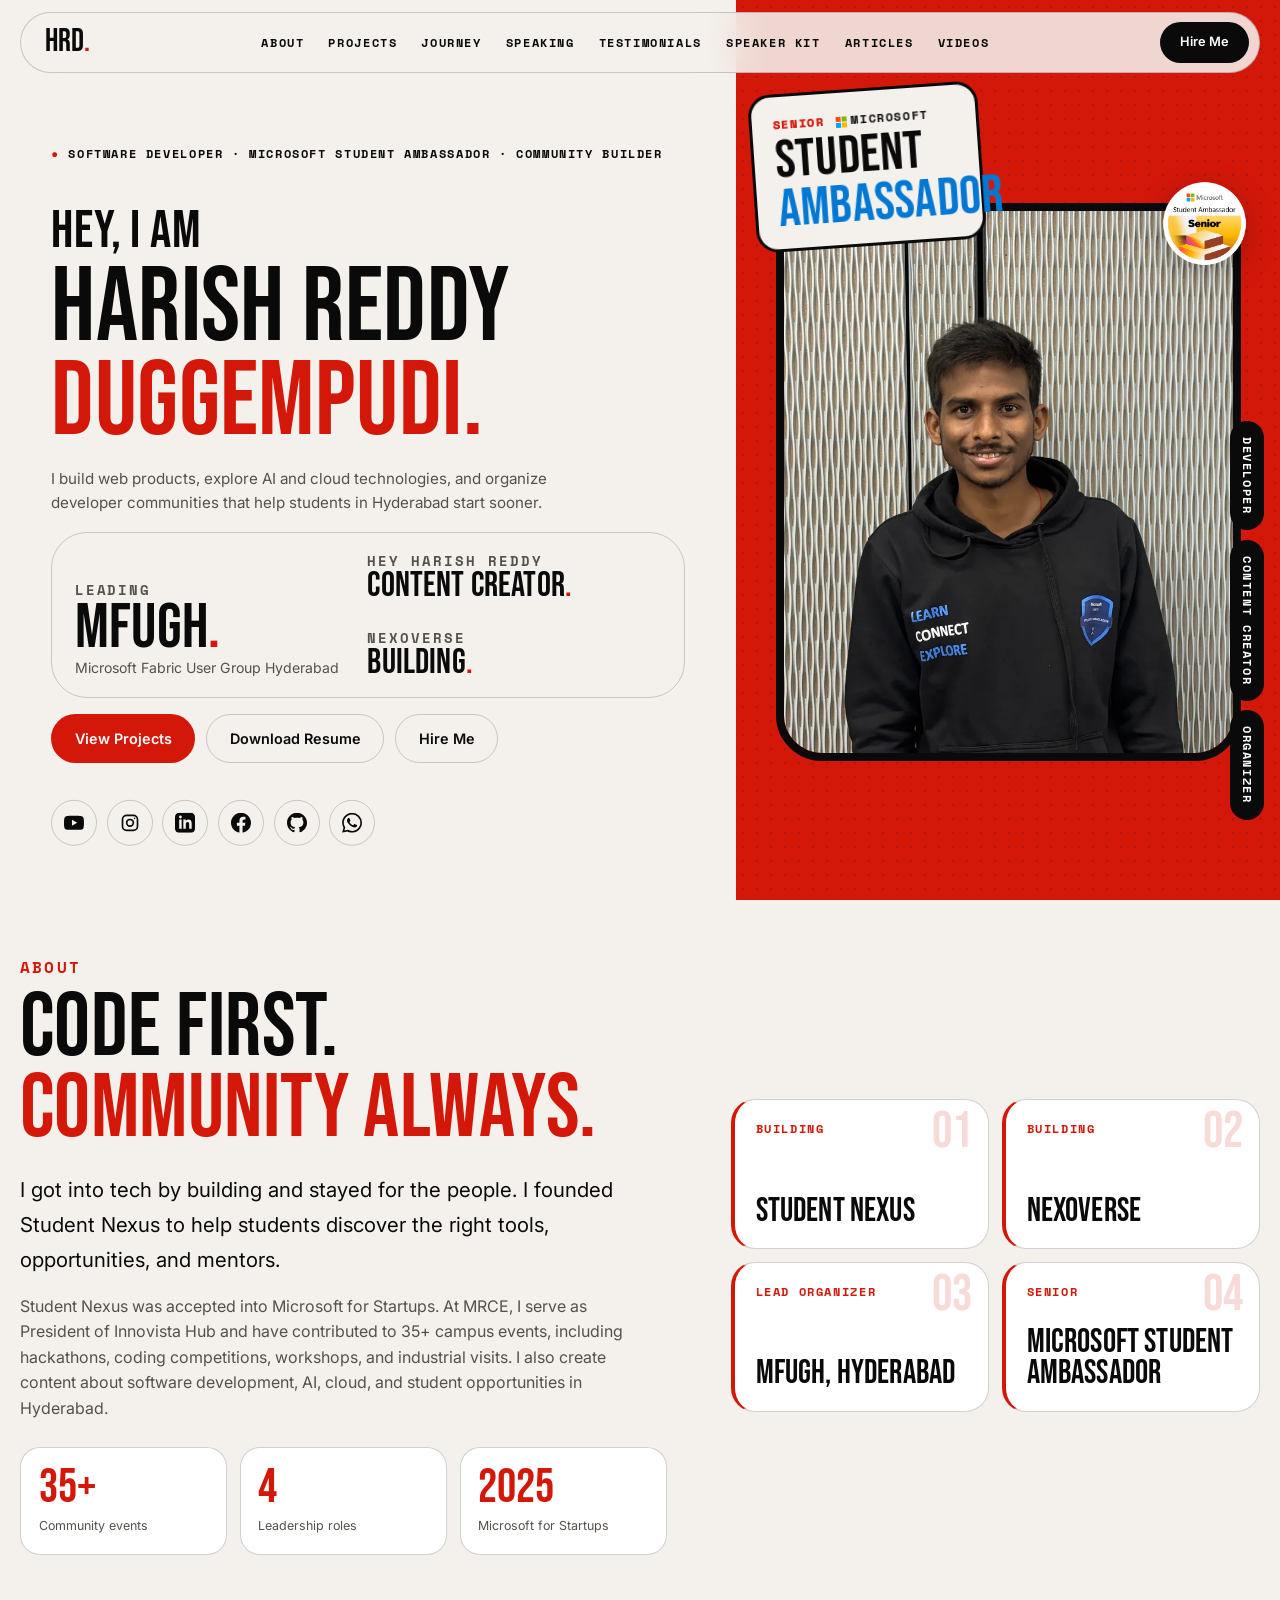
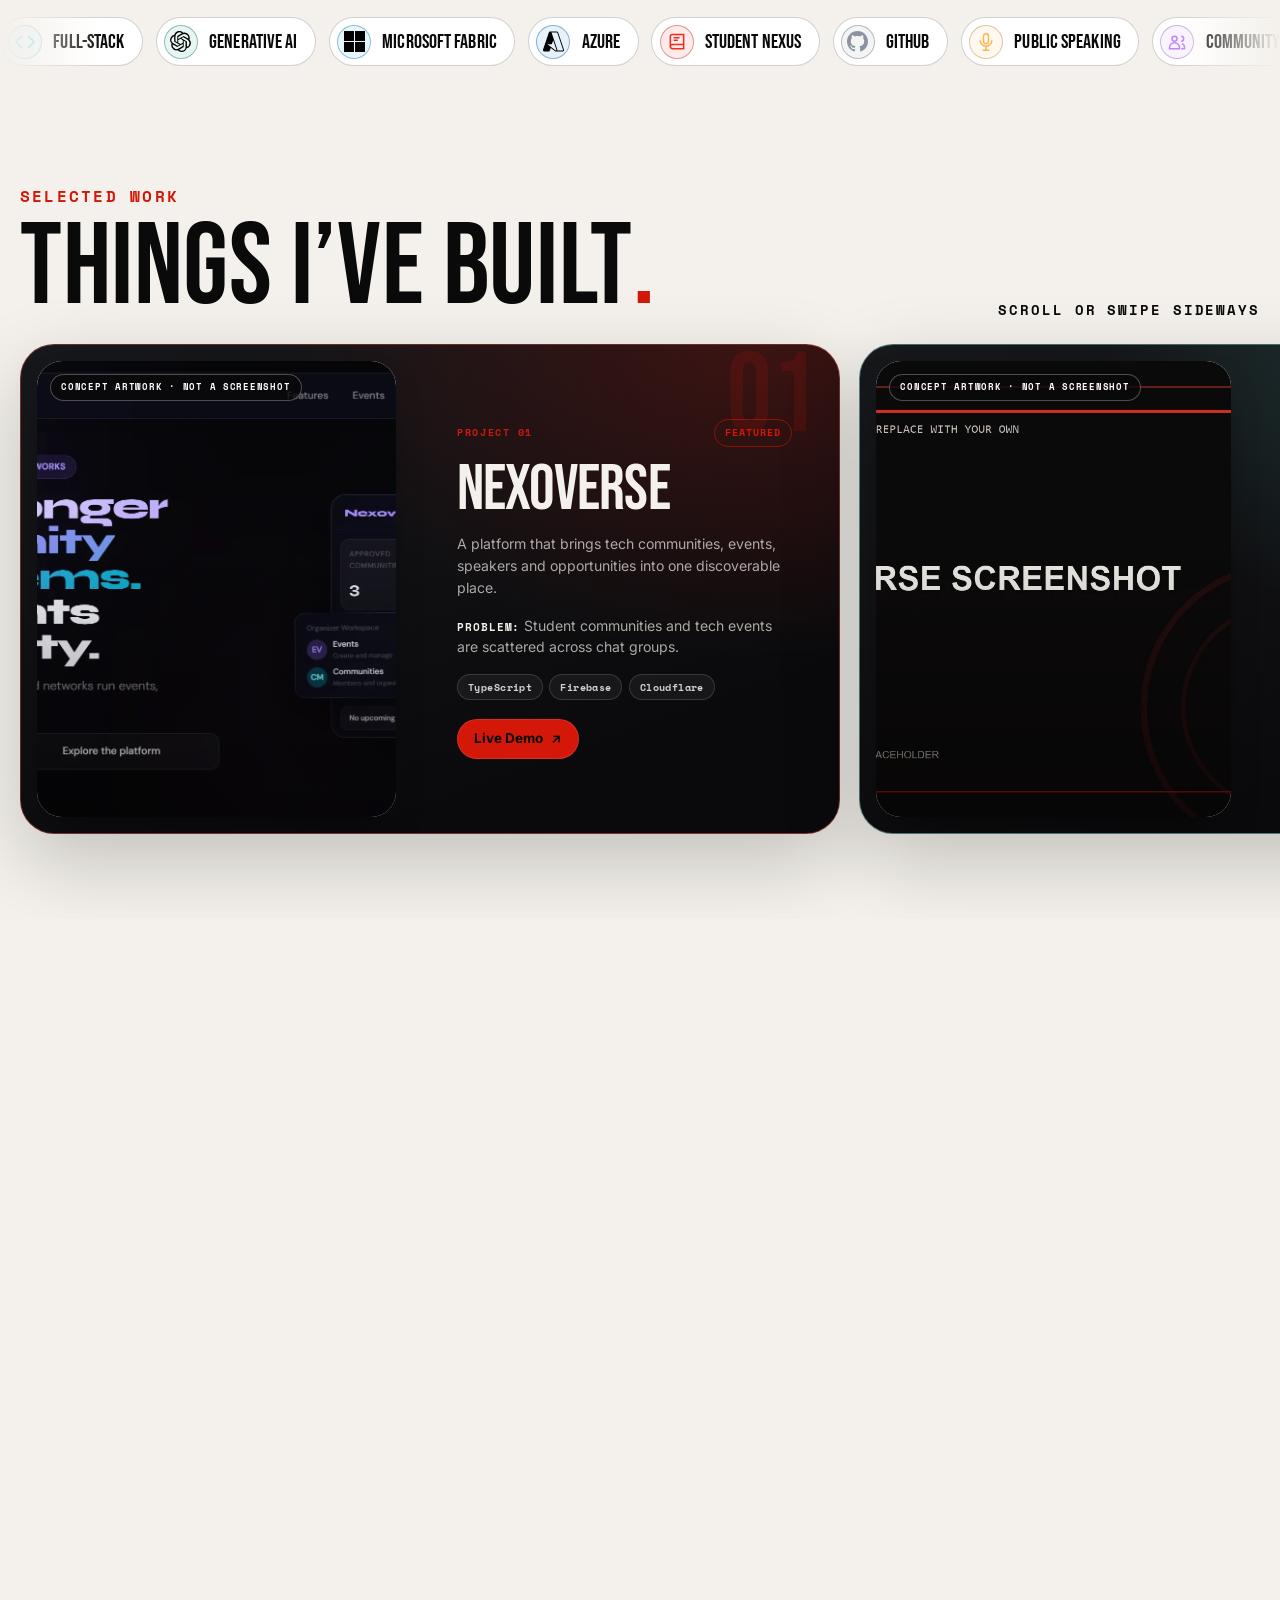
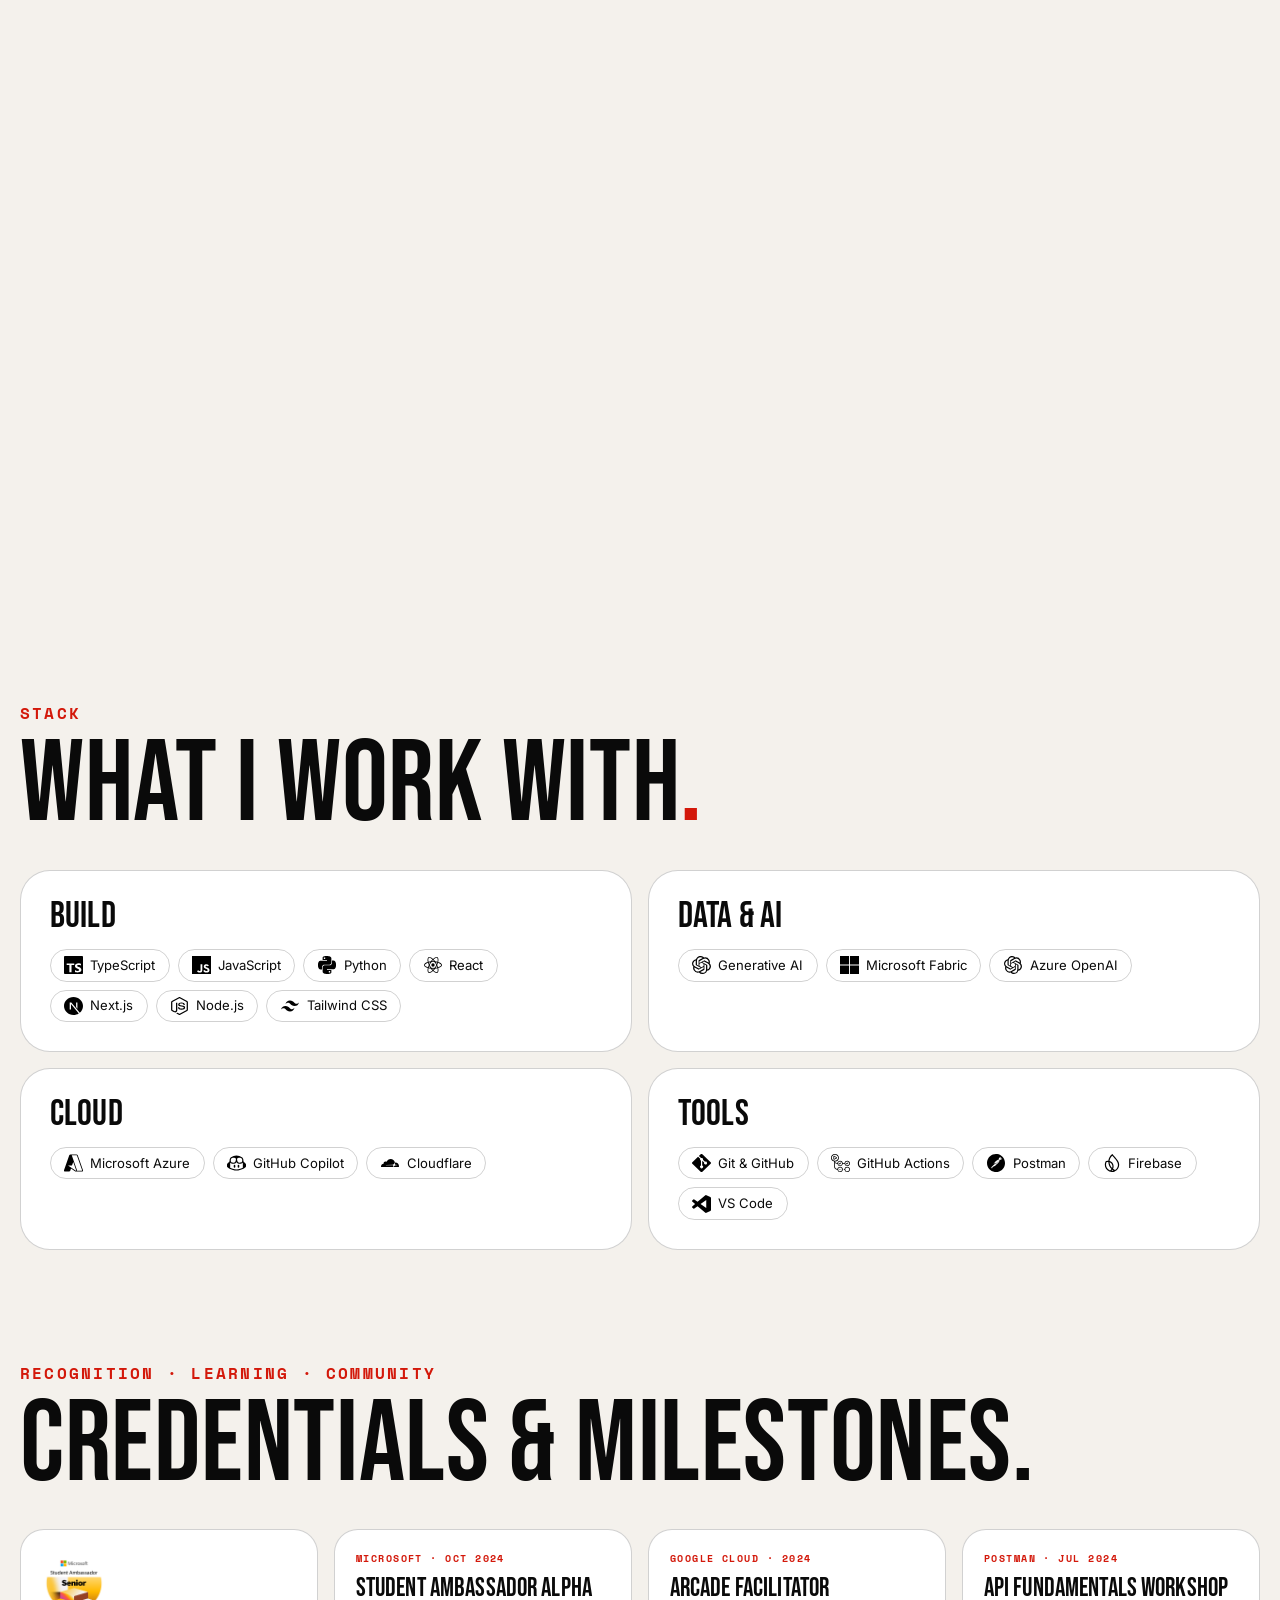
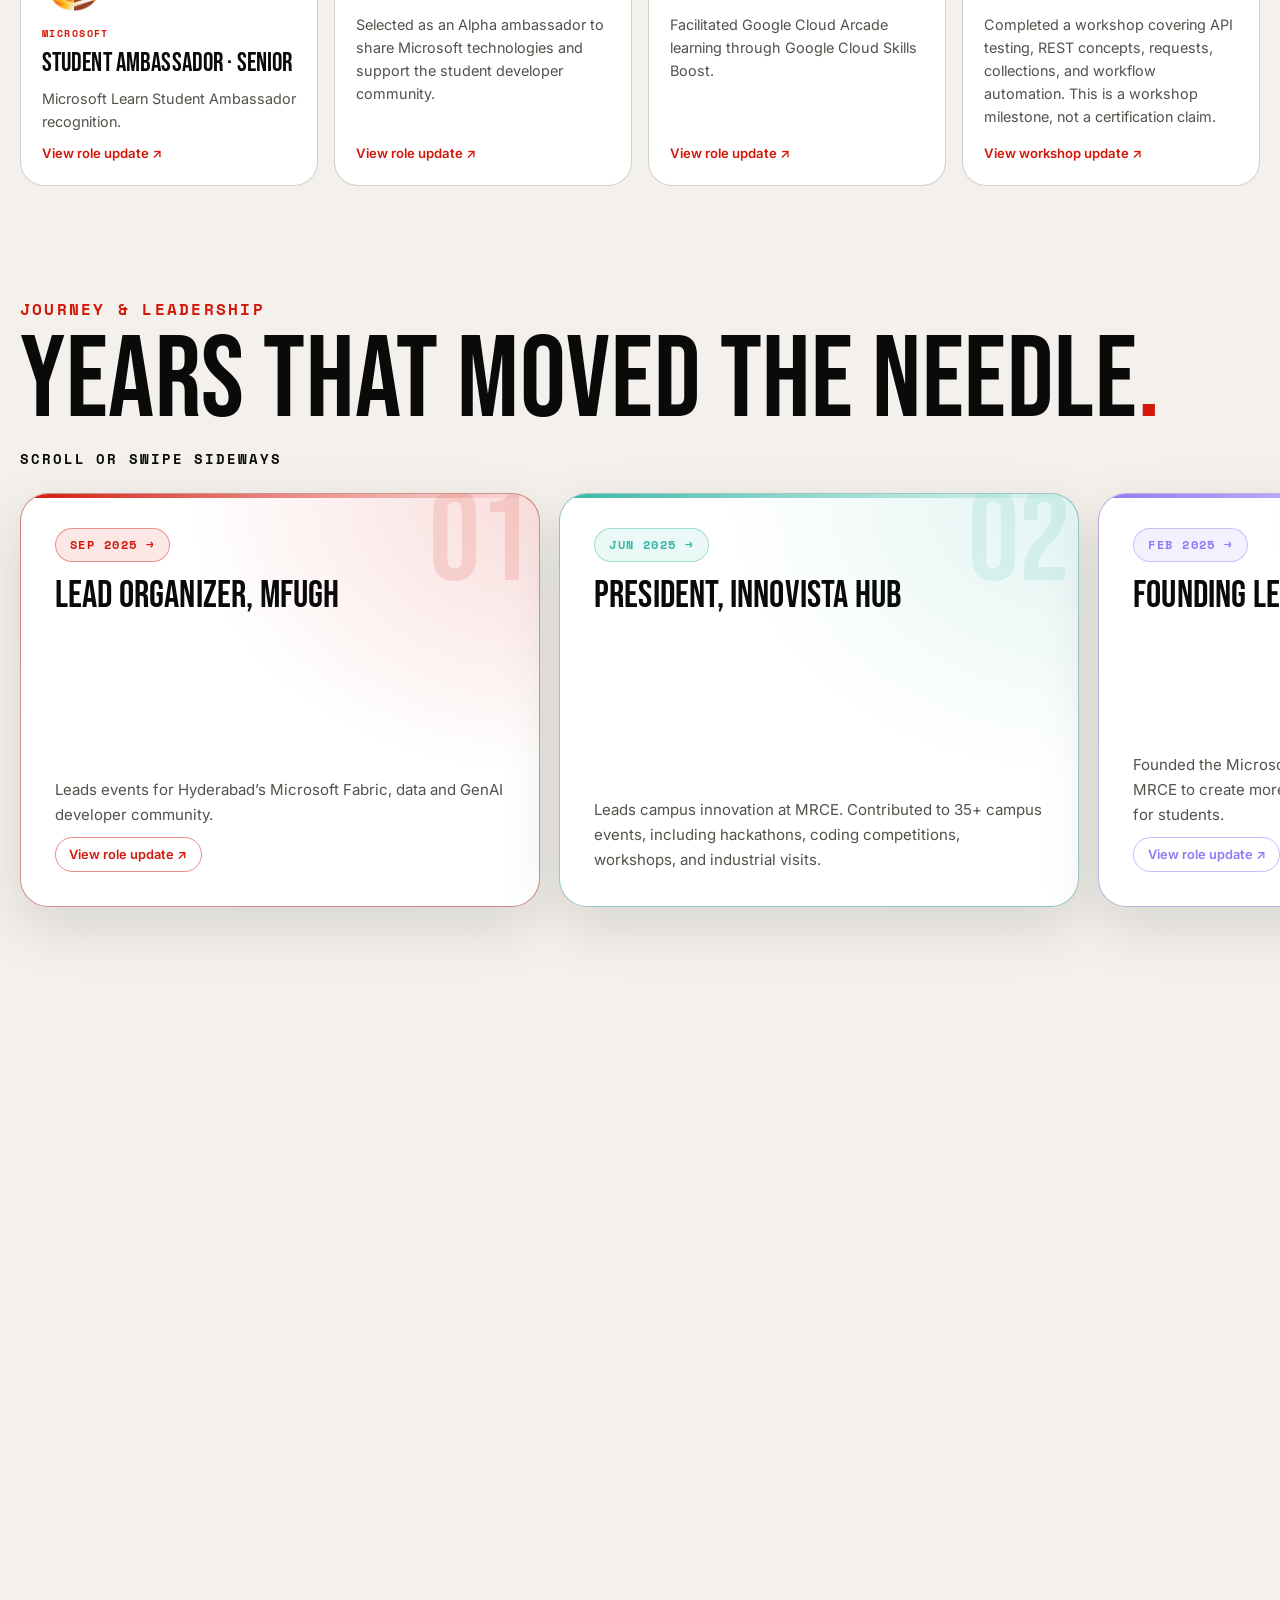
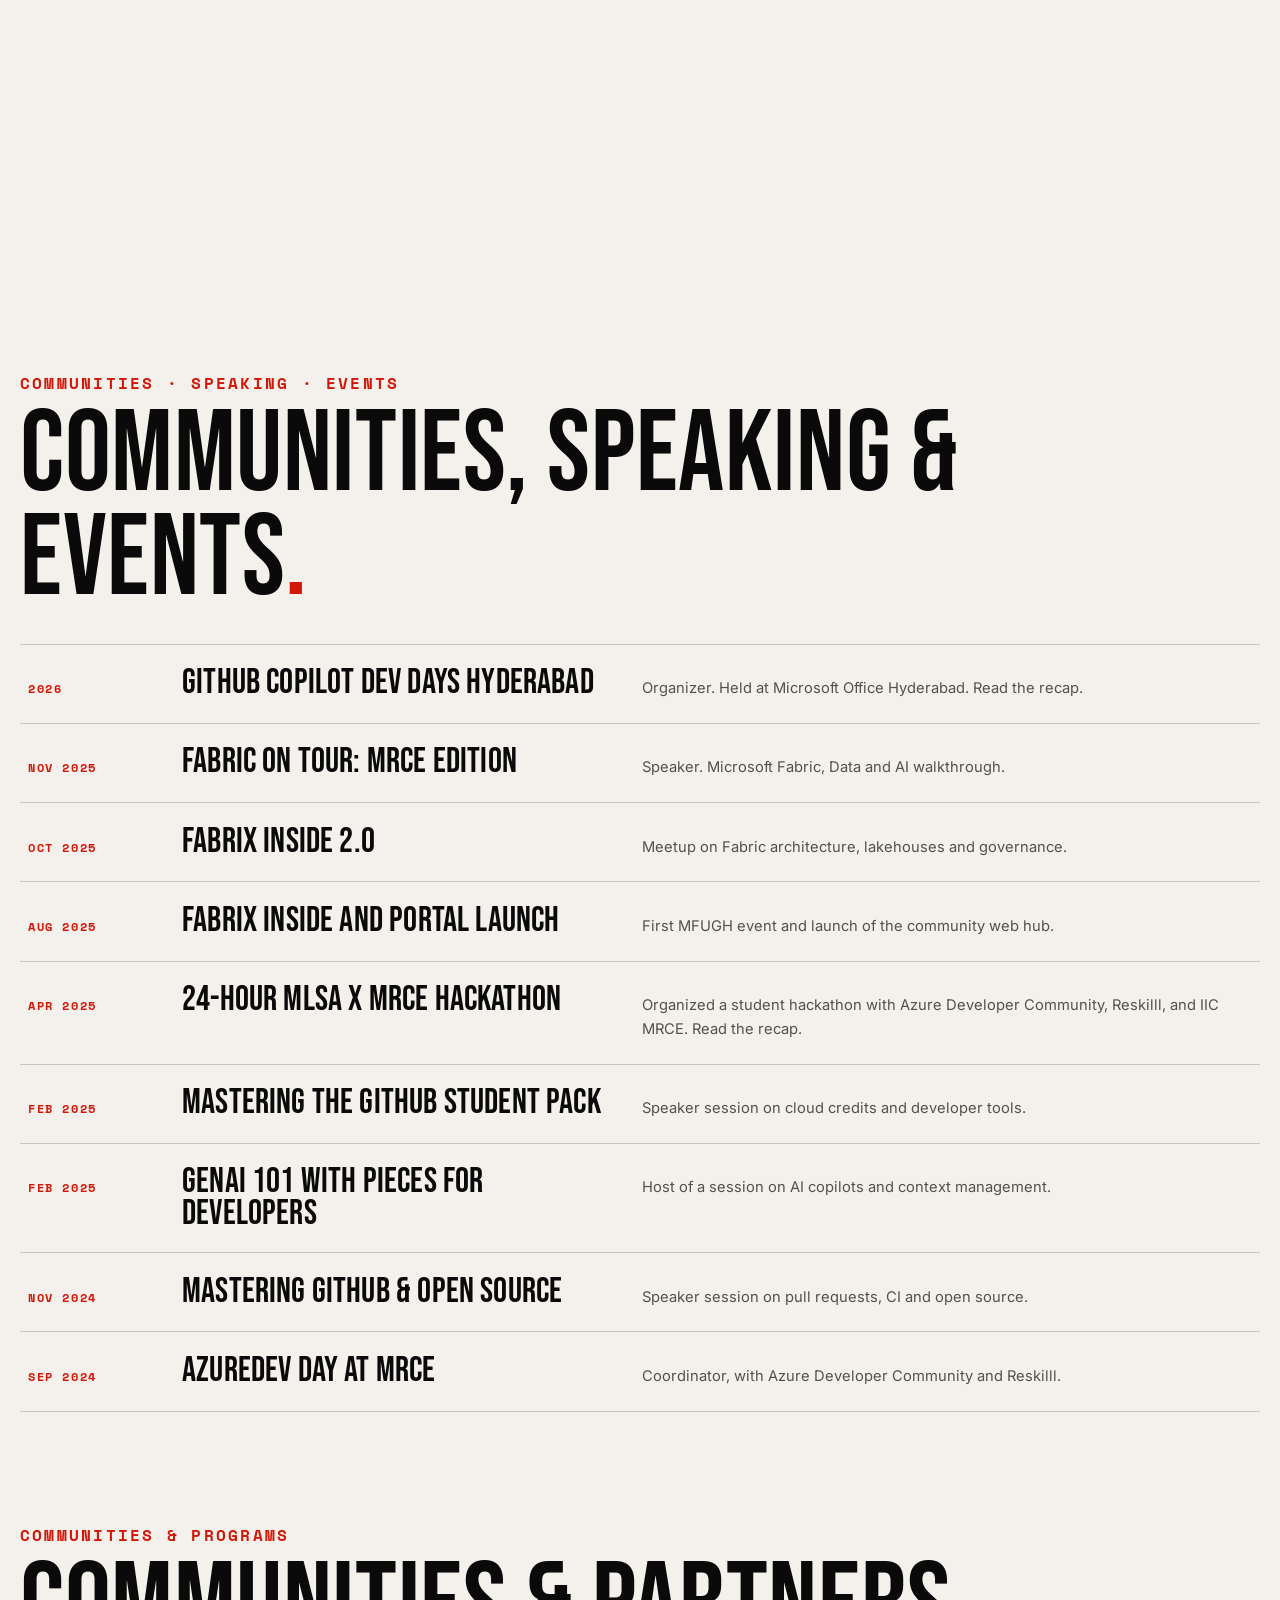
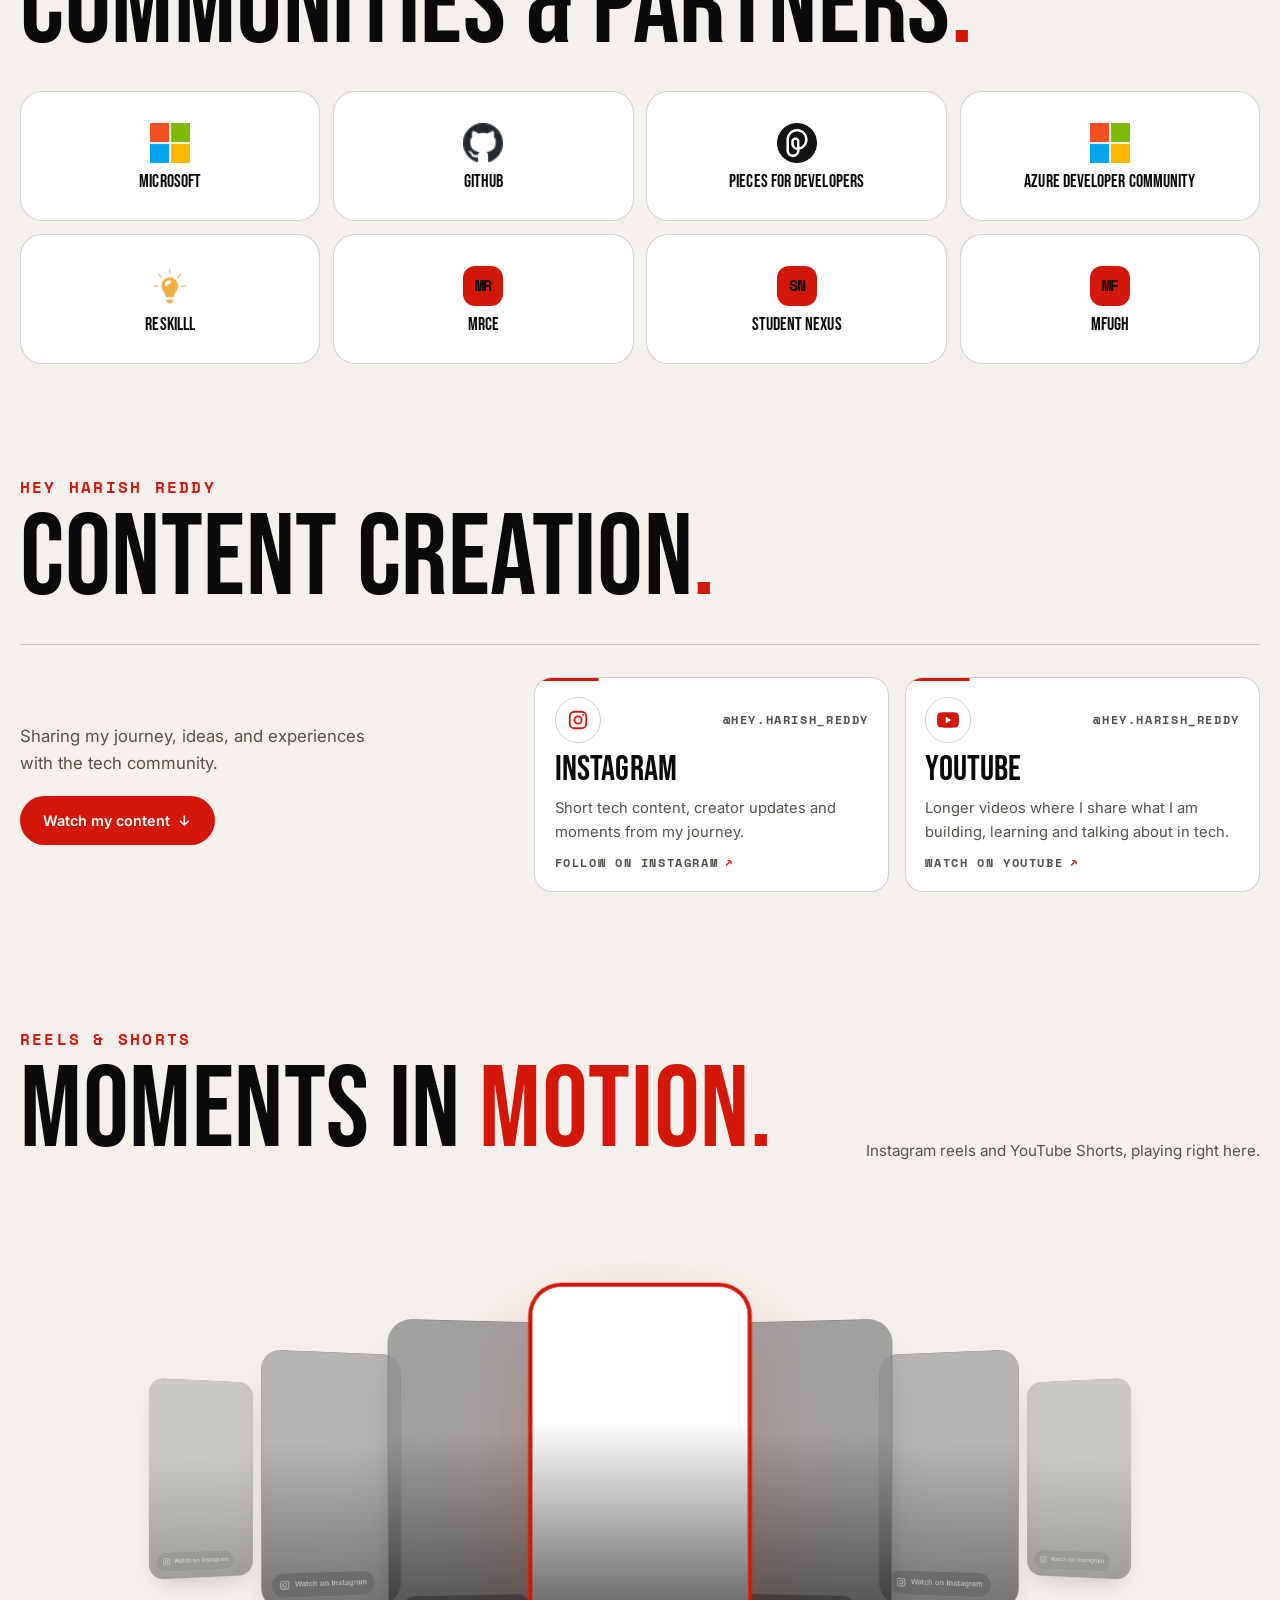
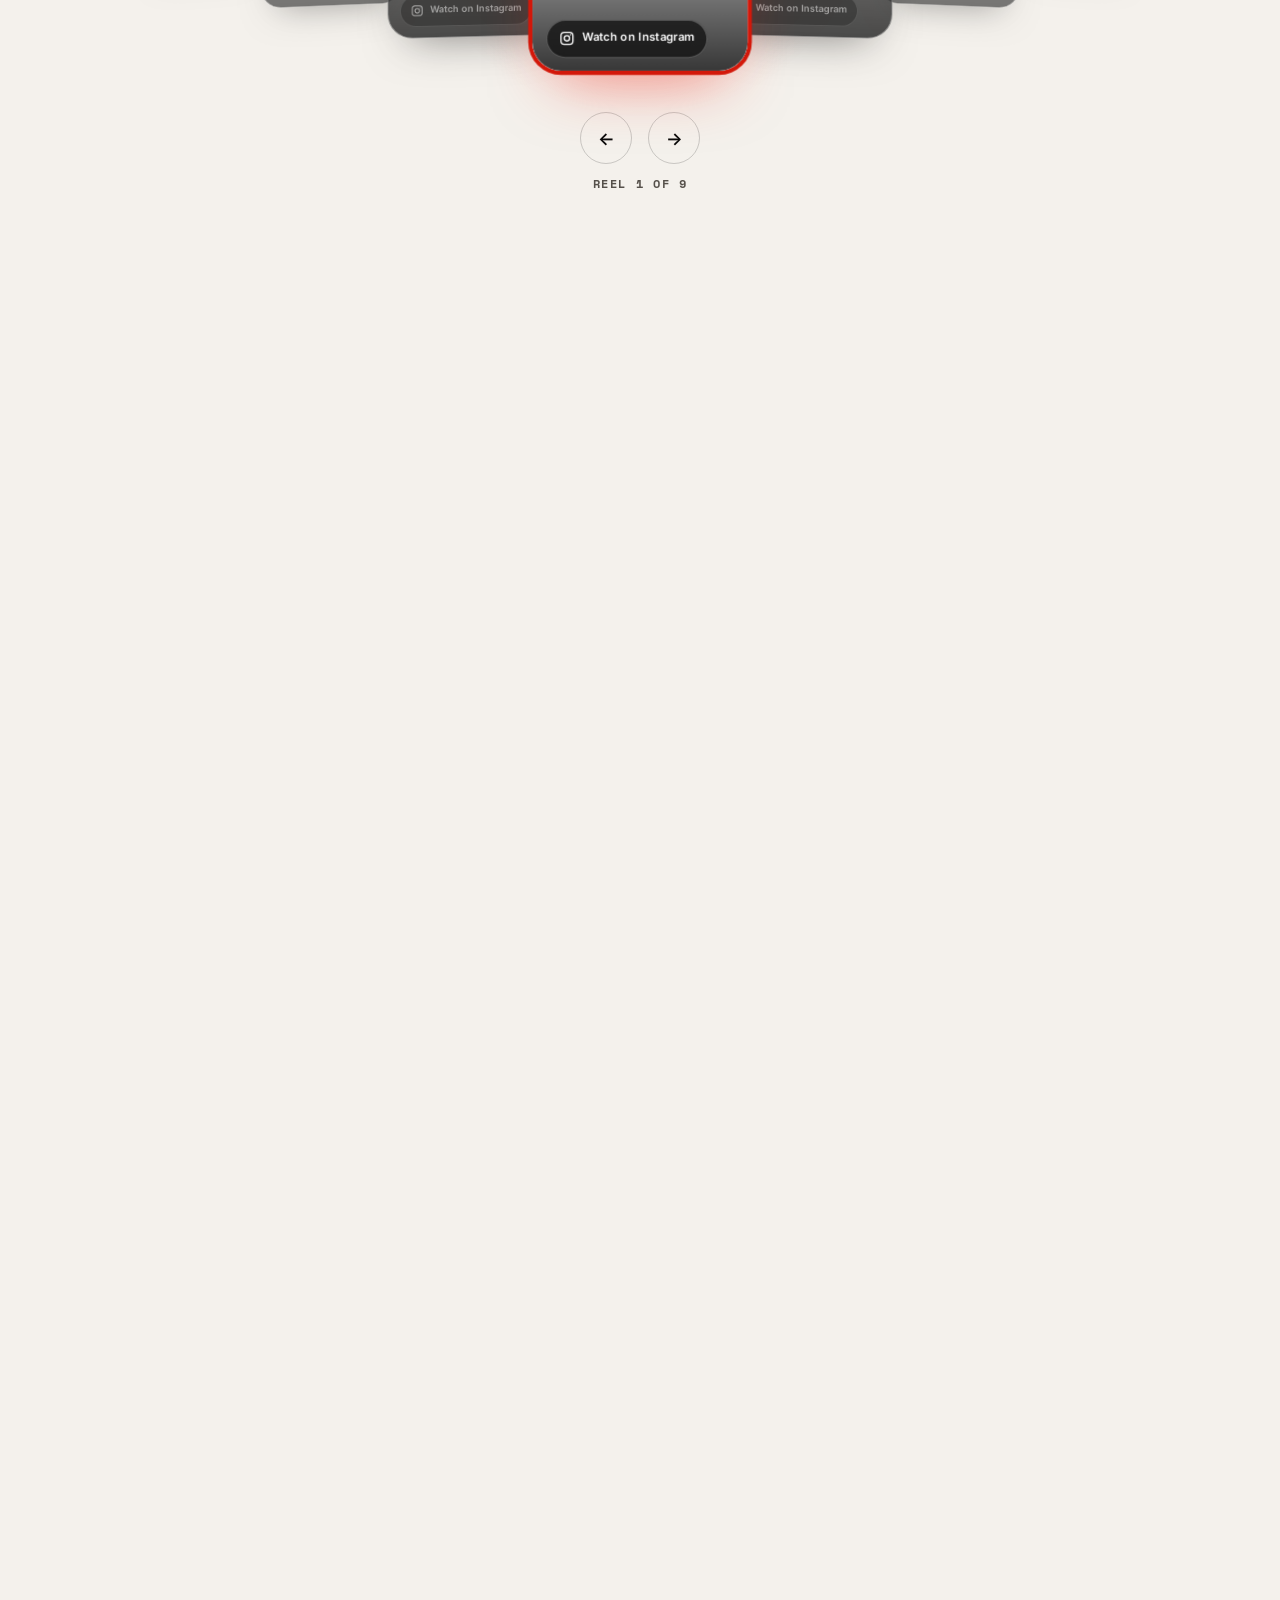
<file: index.html>
<!DOCTYPE html>
<html lang="en" class="is-loading">
<head>
<meta charset="utf-8">
<meta name="viewport" content="width=device-width, initial-scale=1, viewport-fit=cover">
<title>Harish Reddy Duggempudi | Software Developer in Hyderabad</title>
<meta name="description" content="Harish Reddy Duggempudi is a software developer and Microsoft Learn Student Ambassador in Hyderabad, India. Explore his software, AI, cloud, community work, and projects.">
<meta name="author" content="Harish Reddy Duggempudi">
<meta name="robots" content="index, follow, max-image-preview:large">
<link rel="canonical" href="https://heyharishreddy.in/">
<meta property="og:type" content="website">
<meta property="og:site_name" content="Hey Harish">
<meta property="og:locale" content="en_IN">
<meta property="og:url" content="https://heyharishreddy.in/">
<meta property="og:title" content="Harish Reddy Duggempudi | Software Developer in Hyderabad">
<meta property="og:description" content="Harish Reddy Duggempudi is a software developer and Microsoft Learn Student Ambassador in Hyderabad, India. Explore his software, AI, cloud, community work, and projects.">
<meta property="og:image" content="https://heyharishreddy.in/assets/og-image.jpg">
<meta property="og:image:width" content="1200">
<meta property="og:image:height" content="630">
<meta property="og:image:alt" content="Harish Reddy Duggempudi in a black and red portfolio graphic">
<meta name="twitter:card" content="summary_large_image">
<meta name="twitter:title" content="Harish Reddy Duggempudi | Software Developer in Hyderabad">
<meta name="twitter:description" content="Harish Reddy Duggempudi is a software developer and Microsoft Learn Student Ambassador in Hyderabad, India. Explore his software, AI, cloud, community work, and projects.">
<meta name="twitter:image" content="https://heyharishreddy.in/assets/og-image.jpg">
<meta name="twitter:image:alt" content="Harish Reddy Duggempudi in a black and red portfolio graphic">
<meta name="theme-color" content="#0a0a0a">
<link rel="icon" type="image/png" href="favicon-96x96.png" sizes="96x96">
<link rel="icon" type="image/svg+xml" href="assets/favicon.svg">
<link rel="shortcut icon" href="favicon.ico">
<link rel="apple-touch-icon" sizes="180x180" href="apple-touch-icon.png">
<meta name="apple-mobile-web-app-title" content="Hey Harish">
<link rel="manifest" href="site.webmanifest">
<script type="application/ld+json">
{
  "@context": "https://schema.org",
  "@graph": [
    {
      "@type": "Person",
      "@id": "https://heyharishreddy.in/#person",
      "name": "Harish Reddy Duggempudi",
      "alternateName": ["Harish Reddy", "Harish", "Hey Harish", "@hey.harish_reddy"],
      "url": "https://heyharishreddy.in/",
      "image": "https://heyharishreddy.in/assets/portrait-hero.webp",
      "jobTitle": "Software Developer, Community Builder, and Content Creator",
      "description": "Harish Reddy Duggempudi is a software developer, AI and cloud enthusiast, and community builder in Hyderabad, India. He builds web products and helps students grow through developer communities.",
      "email": "harishreddy2k05@gmail.com",
      "homeLocation": {
        "@type": "Place",
        "name": "Hyderabad, Telangana, India"
      },
      "knowsAbout": ["Software development", "Artificial intelligence", "Cloud computing", "Microsoft Azure", "Microsoft Fabric", "Web development", "Student developer communities", "Content creation"],
      "sameAs": [
        "https://youtube.com/@hey.harish_reddy",
        "https://www.instagram.com/hey.harish_reddy/",
        "https://www.linkedin.com/in/harish-reddy-duggempudi/",
        "https://www.facebook.com/profile.php?id=61595168235205",
        "https://github.com/Harish-Reddy-Duggempudi",
        "https://whatsapp.com/channel/0029VbDn5c98F2pA9wcoLq40",
        "https://heyharishreddy.blogspot.com/",
        "https://topmate.io/harish_reddy_duggempudi"
      ]
    },
    {
      "@type": "WebSite",
      "@id": "https://heyharishreddy.in/#website",
      "url": "https://heyharishreddy.in/",
      "name": "Hey Harish",
      "alternateName": "Harish Reddy Duggempudi",
      "publisher": {"@id": "https://heyharishreddy.in/#person"}
    },
    {
      "@type": "ProfilePage",
      "@id": "https://heyharishreddy.in/#webpage",
      "url": "https://heyharishreddy.in/",
      "name": "Harish Reddy Duggempudi | Developer, AI & Cloud, Community Builder",
      "description": "Official portfolio of Harish Reddy Duggempudi, software developer and community builder in Hyderabad, India. Explore AI, cloud, projects, writing, and videos.",
      "isPartOf": {"@id": "https://heyharishreddy.in/#website"},
      "mainEntity": {"@id": "https://heyharishreddy.in/#person"},
      "about": {"@id": "https://heyharishreddy.in/#person"},
      "primaryImageOfPage": "https://heyharishreddy.in/assets/og-image.jpg"
    }
  ]
}
</script>
<link rel="preconnect" href="https://fonts.googleapis.com">
<link rel="preconnect" href="https://fonts.gstatic.com" crossorigin>
<link href="https://fonts.googleapis.com/css2?family=Bebas+Neue&family=Inter:wght@400;500;600&family=Space+Mono:wght@400;700&display=swap" rel="stylesheet">
<link rel="stylesheet" href="footer-brand.css">
<style>
:root{--bg:#0a0a0a;--panel:#121212;--card:#161616;--line:rgba(255,255,255,.14);--text:#f4f1ec;--mute:#aaa59d;--red:#f12c1c;--glow:rgba(241,44,28,.12);--pill:#fff;--pilltext:#0a0a0a;--section-y:clamp(2.75rem,5vw,3.5rem);color-scheme:dark;box-sizing:border-box;padding-top:env(safe-area-inset-top,0px);padding-bottom:env(safe-area-inset-bottom,0px)}
@media (prefers-color-scheme:light){:root{--bg:#f4f1ec;--panel:#fff;--card:#fff;--line:rgba(0,0,0,.18);--text:#0a0a0a;--mute:#55504a;--pill:#0a0a0a;--pilltext:#fff;--red:#d3180a;--glow:rgba(211,24,10,.12);color-scheme:light}}
*{box-sizing:border-box;margin:0;padding:0}
html{scroll-behavior:smooth;scroll-padding-top:100px;scrollbar-width:none}
html::-webkit-scrollbar{display:none}
body{background:var(--bg);color:var(--text);font:400 1rem/1.6 Inter,system-ui,sans-serif;overflow-x:hidden}
a{color:inherit;text-decoration:none}
img{display:block;max-width:100%}
.d{font-family:'Bebas Neue',Impact,sans-serif;font-weight:400;line-height:.9;letter-spacing:.005em;text-transform:uppercase}
.m{font:700 .72rem/1.4 'Space Mono',ui-monospace,monospace;letter-spacing:.14em;text-transform:uppercase}
.red{color:var(--red)}
.w{width:min(1240px,100% - 40px);margin-inline:auto}
section{padding-block:var(--section-y)}
#projects,#journey,#videos{padding-block:0}
#contact{padding-bottom:0}
h2.d{font-size:clamp(3rem,9vw,7.5rem);margin:.6rem 0 2rem}
.pill{display:inline-flex;align-items:center;justify-content:center;gap:.5rem;min-height:44px;padding:.75rem 1.4rem;border-radius:99px;background:var(--pill);color:var(--pilltext);font-weight:600;font-size:.9rem;border:1px solid transparent;cursor:pointer;font-family:inherit}
.pill.o{background:transparent;color:var(--text);border-color:var(--line)}
.pill.r{background:var(--red);color:#fff}
.pill[aria-disabled=true]{opacity:.65}
:focus-visible{outline:3px solid var(--red);outline-offset:3px}
.skip{position:absolute;left:-999px;top:8px;background:#fff;color:#000;padding:.6rem 1rem;border-radius:8px;z-index:100}
.skip:focus{left:8px}
html.is-loading{overflow:hidden}
#loader{position:fixed;inset:0;z-index:200;background:var(--bg);display:grid;place-items:center;transition:opacity .5s ease,visibility .5s ease}
#loader.done{opacity:0;visibility:hidden}
.ld-in{text-align:center;width:min(320px,80vw)}
.ld-logo{font-size:6rem}
.ld-bar{height:4px;background:var(--line);border-radius:99px;overflow:hidden;margin:1.2rem 0 .8rem}
.ld-bar i{display:block;height:100%;width:0;background:var(--red);transition:width .25s ease}
@media(prefers-reduced-motion:reduce){#loader,.ld-bar i{transition:none}}
.slot{display:grid;place-items:center;text-align:center;gap:.4rem;padding:1rem;width:100%;height:100%;background:repeating-linear-gradient(45deg,var(--panel),var(--panel) 10px,var(--card) 10px,var(--card) 20px);color:var(--mute);border:1px dashed var(--line)}
/* nav */
header{position:fixed;top:calc(12px + env(safe-area-inset-top,0px));left:0;right:0;z-index:50;pointer-events:none}
nav{pointer-events:auto;position:relative;width:min(1240px,100% - 24px);margin:auto;display:flex;align-items:center;justify-content:space-between;gap:1rem;padding:.55rem .6rem .55rem 1.5rem;border:1px solid var(--line);border-radius:99px;background:color-mix(in srgb,var(--bg) 88%,transparent);backdrop-filter:blur(18px)}
.logo{font-size:2rem}
nav ul{display:flex;gap:1.5rem;list-style:none}
.nr{display:flex;align-items:center;gap:.5rem}
.nr .pill{padding:.6rem 1.2rem;font-size:.8rem;min-height:40px}
.burger{display:none;width:44px;height:44px;border-radius:50%;border:1px solid var(--line);background:transparent;color:var(--text);cursor:pointer;place-items:center}
@media(max-width:1200px){nav ul .nav-secondary{display:none}}
/* hero */
#home{padding:0;min-height:100vh}
.hero{display:grid;grid-template-columns:1.15fr .85fr;min-height:100vh}
.hl{padding:8rem clamp(1.2rem,4vw,4rem) 3rem;display:flex;flex-direction:column;justify-content:center;gap:1.5rem}
.hl h1{font-size:clamp(3.2rem,12vw,10rem)}
.hl h1 .hero-hey{font-size:.58em;letter-spacing:.015em}
.hl h1 .hero-name{font-size:1.14em}
.lead{font-size:clamp(1.05rem,1.7vw,1.35rem);color:var(--mute);max-width:36em}
.acts{display:flex;gap:.7rem;flex-wrap:wrap}
.links{display:flex;gap:.7rem;flex-wrap:wrap}
.links a{border:1px solid var(--line);border-radius:18px;padding:.7rem 1.1rem;font-weight:600;font-size:.88rem;min-height:44px}
.links a:hover{border-color:var(--red)}
.hr{background:var(--red);position:relative;display:grid;place-items:center;padding:7rem 1.5rem 3rem;overflow:hidden}
.hr::before{content:"";position:absolute;inset:0;background:radial-gradient(rgba(0,0,0,.28) 1.4px,transparent 1.6px) 0 0/14px 14px;opacity:.5}
.photo-wrap{position:relative;width:min(380px,100%)}
.photo{position:relative;width:min(380px,100%);aspect-ratio:5/6;border-radius:46px;background:#0a0a0a;border:8px solid #0a0a0a;overflow:hidden}
.photo img{width:100%;height:100%;object-fit:cover}
.tilt{position:absolute;z-index:2;top:5.5rem;left:1rem;background:#f4f1ec;color:#0a0a0a;padding:.9rem 1.3rem;border-radius:22px;transform:rotate(-4deg);border:3px solid #0a0a0a;max-width:230px}
.badge-image{position:absolute;z-index:2;top:-4%;right:-6px;bottom:auto;width:clamp(85px,6.5vw,105px);height:auto;border-radius:16px;filter:drop-shadow(0 8px 14px rgba(0,0,0,.25))}
.ms-mark{display:inline-grid;grid-template-columns:repeat(2,5px);grid-template-rows:repeat(2,5px);gap:1px;margin:0 .3rem 0 .15rem;vertical-align:middle}
.ms-mark i:nth-child(1){background:#f25022}.ms-mark i:nth-child(2){background:#7fba00}.ms-mark i:nth-child(3){background:#00a4ef}.ms-mark i:nth-child(4){background:#ffb900}
.tilt .senior-label{color:var(--red)!important;font-weight:700;text-shadow:0 0 .01px currentColor}
.tilt .ambassador-label{color:#0078d4}
.tags{position:absolute;right:1rem;bottom:4rem;display:flex;flex-direction:column;gap:.6rem;z-index:2}
.tags span{writing-mode:vertical-rl;background:#0a0a0a;color:#fff;border-radius:99px;padding:1rem .55rem}
/* sections */
.w>p.m,.hd>div>p.m,.cta-copy>.cta-kicker,.connect-card>.m{color:var(--red);font-size:1rem}
.hd>p.m{color:var(--text);font-size:.85rem}
.projects{display:grid;grid-template-columns:repeat(2,1fr);gap:1rem}
.proj{border:1px solid var(--line);border-radius:30px;background:var(--card);overflow:hidden;display:flex;flex-direction:column}
.proj.big{grid-column:1/-1;display:grid;grid-template-columns:1.05fr .95fr;background:var(--red);color:#0a0a0a;border-color:transparent}.proj.big .pb p{color:#1f0604}.proj.big .pb p b,.proj.big .red{color:#0a0a0a}.proj.big .pl a{border-color:#0a0a0a}.proj.big .pl a:hover{background:#0a0a0a;color:#fff}.proj.big .shot{margin:1rem;border-radius:22px;border:3px solid #0a0a0a;align-self:center}.pb h3{font-size:3.4rem}.proj.big .pb h3{font-size:clamp(4rem,8vw,6.5rem)}
.shot{aspect-ratio:16/10;background:var(--panel);overflow:hidden}
.shot img{width:100%;height:100%;object-fit:cover}
.pb{padding:1.8rem;display:flex;flex-direction:column;gap:.8rem;flex:1}
.pb h3{font-size:3rem}
.pb p{color:var(--mute);font-size:.95rem}.pb p b{color:var(--text);font-weight:600}
.pb .st{margin-top:auto}
.pl{display:flex;gap:.6rem;flex-wrap:wrap;padding-top:.4rem}
.pl a{border:1px solid var(--line);border-radius:99px;padding:.5rem 1rem;font-weight:600;font-size:.85rem;min-height:40px;display:inline-flex;align-items:center}
.pl a:hover{background:var(--red);color:#fff;border-color:var(--red)}
.hwrap{position:relative}
.sticky{position:sticky;top:0;height:100vh;overflow:hidden;display:flex;flex-direction:column;justify-content:center;gap:1.5rem;padding-top:5rem}
.track{display:flex;gap:1.2rem;width:max-content;padding-inline:max(20px,calc((100vw - 1240px)/2));will-change:transform}
.tc{width:min(540px,82vw);height:clamp(290px,46vh,420px);border:1px solid var(--line);border-left:4px solid var(--red);border-radius:30px;background:var(--card);padding:1.7rem;display:flex;flex-direction:column;justify-content:space-between;scroll-snap-align:start}
.tc h3{font-size:clamp(2.4rem,5vw,3.8rem)}.tc p{color:var(--mute);font-size:.92rem}
#track{counter-reset:journey-step}
#track>.tc:not(.k){--journey-accent:var(--red);counter-increment:journey-step;position:relative;isolation:isolate;overflow:hidden;width:min(520px,78vw);height:clamp(350px,42vh,390px);padding:clamp(1.4rem,3vw,2.1rem);border:1px solid color-mix(in srgb,var(--journey-accent) 34%,var(--line));border-radius:28px;background:radial-gradient(ellipse at 100% 0%,color-mix(in srgb,var(--journey-accent) 15%,transparent),transparent 48%),var(--card);box-shadow:0 20px 60px rgba(0,0,0,.12);transition:transform .3s,border-color .3s,box-shadow .3s}
#track>.tc:nth-child(5n+2){--journey-accent:#35b7a5}
#track>.tc:nth-child(5n+3){--journey-accent:#9278f6}
#track>.tc:nth-child(5n+4){--journey-accent:#e9a34a}
#track>.tc:nth-child(5n+5){--journey-accent:#62a9f5}
#track>.tc:not(.k)::before{content:counter(journey-step,decimal-leading-zero);position:absolute;z-index:-1;right:.5rem;top:-1.7rem;color:color-mix(in srgb,var(--journey-accent) 12%,transparent);font:400 clamp(8rem,15vw,12rem)/1 'Bebas Neue',Impact,sans-serif;pointer-events:none}
#track>.tc:not(.k)>p:first-child{align-self:flex-start;padding:.42rem .7rem;border:1px solid color-mix(in srgb,var(--journey-accent) 42%,transparent);border-radius:99px;color:var(--journey-accent);font-size:.65rem;letter-spacing:.12em}
#track>.tc:not(.k) h3{max-width:12ch;font-size:clamp(2.4rem,3.8vw,3.2rem);line-height:.88}
#track>.tc:not(.k)>p:last-child{max-width:36ch;color:var(--mute);font-size:.94rem;line-height:1.65}
#track>.tc .journey-ref{display:inline-block;margin-top:.55rem;color:var(--journey-accent);font-weight:600}
#track>.tc:not(.k):hover{transform:translateY(-6px);border-color:var(--journey-accent);box-shadow:0 28px 70px rgba(0,0,0,.22),0 0 30px color-mix(in srgb,var(--journey-accent) 12%,transparent)}
.hd{display:flex;justify-content:space-between;align-items:end;gap:1rem;flex-wrap:wrap}.hd h2{margin-bottom:0}.hd h2 .red{display:inline-block;color:var(--red)!important}
.sig{background:var(--red);color:#0a0a0a;border-radius:48px;margin:0 12px;padding:clamp(3rem,7vw,6rem) 0}
.sig h2{margin-top:0}
.tiles{display:grid;grid-template-columns:repeat(3,1fr);gap:.8rem}
.tiles div{background:#0a0a0a;color:#fff;border-radius:26px;padding:1.5rem 1.6rem}
.tiles h3{font-size:3rem;color:var(--red);margin-bottom:.6rem}.tiles p{color:#d6d1c9;font-size:.92rem}
.ev{border-top:1px solid var(--line)}
.ev a,.ev>div{display:grid;grid-template-columns:130px 1fr 1.4fr;gap:1.5rem;padding:1.4rem .5rem;border-bottom:1px solid var(--line);align-items:baseline}
.ev h3{font-size:2.2rem}.ev p{color:var(--mute);font-size:.92rem}
.ev a:hover{background:var(--card)}
.reels,.blogs,.gal{display:grid;gap:1rem}
.reels{grid-template-columns:repeat(4,1fr)}
.blogs{grid-template-columns:repeat(3,1fr)}
.blogs .bc{aspect-ratio:2.4/1;height:clamp(105px,31vw,130px);flex:none}
.blogs .cb{padding:1rem;gap:.35rem}
.blogs .cb h3{font-size:1.55rem;line-height:.98}
.blogs .cb>p:not(.m){display:-webkit-box;-webkit-box-orient:vertical;-webkit-line-clamp:2;overflow:hidden;line-height:1.45}
.blogs .cb>.red{margin-top:.2rem}
.gal{grid-template-columns:minmax(0,1fr);gap:1.75rem;width:100%}
.gal.single{justify-items:center;width:100%;max-width:520px;margin-inline:auto}
.gal.single>.gi{width:min(480px,calc(100% - 40px))}
.card{border:1px solid var(--line);border-radius:28px;background:var(--card);overflow:hidden;display:flex;flex-direction:column}
a.card:hover{border-color:var(--red)}
.rc{aspect-ratio:9/16;background:var(--panel);position:relative}
.rc img{width:100%;height:100%;object-fit:cover}
.bc{aspect-ratio:16/9;background:var(--panel)}.bc img{width:100%;height:100%;object-fit:cover}
.cb{padding:1.3rem;display:flex;flex-direction:column;gap:.5rem;flex:1}
.cb h3{font-size:1.9rem}.cb p{color:var(--mute);font-size:.9rem}
.gi{aspect-ratio:4/3;border-radius:24px;overflow:hidden;border:1px solid var(--line);background:var(--panel);padding:0;cursor:pointer;display:block;width:100%;color:inherit}
.gi img{width:100%;height:100%;object-fit:cover;transition:transform .4s}
.gi:hover img{transform:scale(1.03)}
.grow{position:relative;overflow:hidden}
.gtrack{display:flex;gap:1.75rem;padding-right:1.75rem;width:max-content}
.grow.rtl .gtrack{animation:mq 70s linear infinite}
.grow.ltr .gtrack{animation:galR 80s linear infinite}
@keyframes galR{from{transform:translateX(-50%)}to{transform:translateX(0)}}
.grow:hover .gtrack,.grow:focus-within .gtrack,.gal.paused .gtrack{animation-play-state:paused}
.grow .gi{flex:none;width:clamp(260px,25vw,480px);border-radius:28px}
.gctl{display:flex;justify-content:flex-start;margin:.25rem 0 1.25rem}
#galPause{width:auto;height:auto;min-height:44px;padding:.35rem .9rem .35rem .4rem;gap:.65rem;justify-content:flex-start;border-radius:99px;border-color:var(--line);background:var(--card);font-size:.78rem;white-space:nowrap}
.gal-pause-mark{display:grid;place-items:center;width:32px;height:32px;flex:none;border-radius:50%;background:var(--red);color:#fff}
.gal-pause-mark svg{width:14px;height:14px}
.gal-play-icon{display:none}
#galPause[aria-pressed=true] .gal-pause-icon{display:none}
#galPause[aria-pressed=true] .gal-play-icon{display:block}
#galPause:hover{border-color:var(--red)}
#galPause[aria-pressed=true]{border-color:var(--red);background:var(--card);color:var(--text)}
#galPause:hover .gal-pause-mark,#galPause[aria-pressed=true] .gal-pause-mark{background:#c91e12}
.gi.ph{cursor:default}
/* ===== LIGHTBOX (fullscreen, minimal) ===== */
#lb{width:100vw;height:100dvh;max-width:none;max-height:none;margin:0;padding:0;border:0;border-radius:0;background:transparent;color:#f4f1ec;overflow:hidden;box-shadow:none}
#lb::backdrop{background:rgba(6,6,6,.94);backdrop-filter:blur(20px);animation:lb-fade .25s ease-out}
@keyframes lb-fade{from{opacity:0}to{opacity:1}}
@keyframes lb-pop{from{opacity:0;transform:scale(.97)}to{opacity:1;transform:none}}
.lb-frame{position:relative;display:block;width:100%;height:100%;max-height:none}
.lb-stage{position:absolute;inset:0;display:flex;align-items:center;justify-content:center;width:auto;height:auto;max-height:none;min-height:0;padding:76px 92px 104px;background:none;overflow:hidden}
.lb-stage img{display:block;width:auto;height:auto;max-width:100%;max-height:calc(100dvh - 180px);min-width:0;min-height:0;object-fit:contain;border:0;border-radius:14px;box-shadow:0 30px 90px rgba(0,0,0,.65);animation:lb-pop .3s ease-out}
.lb-close,.lb-nav{display:grid;place-items:center;border:0;background:rgba(255,255,255,.1);color:#fff;cursor:pointer;backdrop-filter:blur(10px);transition:background .2s,transform .2s}
.lb-close{position:absolute;z-index:2;top:18px;right:18px;width:46px;height:46px;border-radius:50%}
.lb-nav{width:52px;height:52px;border-radius:50%;box-shadow:none}
.lb-nav#lbPrev{position:absolute;left:20px;top:50%;transform:translateY(-50%)}
.lb-nav#lbNext{position:absolute;right:20px;top:50%;transform:translateY(-50%)}
.lb-close:hover,.lb-nav:hover{background:var(--red)}
.lb-nav#lbPrev:hover,.lb-nav#lbNext:hover{transform:translateY(-50%) scale(1.08)}
.lb-close svg,.lb-nav svg{width:20px;height:20px}
.lb-caption{position:absolute;left:50%;bottom:28px;transform:translateX(-50%);display:flex;align-items:center;gap:1rem;max-width:min(90vw,640px);padding:.7rem 1.2rem;border:1px solid rgba(255,255,255,.12);border-radius:99px;background:rgba(20,20,20,.7);backdrop-filter:blur(14px)}
.lb-title .m{display:none}
.lb-title h2{margin:0;font-size:1.3rem;line-height:1;white-space:nowrap;overflow:hidden;text-overflow:ellipsis}
.lb-desc{display:none}
.lb-meta{display:none}
.lb-count{flex:none;padding-left:1rem;border-left:1px solid rgba(255,255,255,.2);color:#aaa59d;font:700 .72rem/1 'Space Mono',monospace;letter-spacing:.08em}
@media(max-width:600px){
  .lb-stage{padding:60px 10px 100px}
  .lb-stage img{max-height:calc(100dvh - 170px);border-radius:10px}
  .lb-nav{width:42px;height:42px;top:auto;bottom:24px;transform:none}
  .lb-nav#lbPrev{left:14px;top:auto;transform:none}
  .lb-nav#lbNext{right:14px;top:auto;transform:none}
  .lb-nav#lbPrev:hover,.lb-nav#lbNext:hover{transform:none}
  .lb-caption{bottom:30px;max-width:calc(100vw - 130px);padding:.55rem .9rem}
  .lb-title h2{font-size:1.05rem}
}
@media(prefers-reduced-motion:reduce){#lb::backdrop,.lb-stage img{animation:none}.lb-close,.lb-nav{transition:none}}
.sk{display:grid;grid-template-columns:repeat(2,1fr);gap:1rem}
.sk div{border:1px solid var(--line);border-radius:30px;padding:1.8rem;background:var(--card)}
.sk h3{font-size:2.3rem;margin-bottom:1rem}
.sk p{display:flex;flex-wrap:wrap;gap:.5rem}
.sk em{font-style:normal;border:1px solid var(--line);border-radius:99px;padding:.3rem .85rem;font-size:.82rem;display:inline-flex;align-items:center;gap:.45rem}
.skill-icon{width:1.15rem;height:1.15rem;object-fit:contain;flex:none}
@media(prefers-color-scheme:dark){#skills .skill-icon{filter:brightness(0) invert(1)}}
.menu-topmate{display:none}
.mentoring-panel{position:relative;isolation:isolate;overflow:hidden;padding:clamp(1.5rem,4vw,3.5rem);border:1px solid rgba(241,44,28,.38);border-radius:30px;background:var(--panel);box-shadow:0 24px 64px rgba(0,0,0,.18)}
.mentoring-panel::before{content:"";position:absolute;z-index:-1;width:clamp(240px,38vw,480px);aspect-ratio:1;top:-55%;right:-7%;border:1px solid rgba(241,44,28,.18);border-radius:50%;box-shadow:0 0 0 32px rgba(241,44,28,.025),0 0 0 64px rgba(241,44,28,.02);pointer-events:none}
.mentoring-heading{max-width:760px}
.mentoring-topline{display:flex;align-items:center;justify-content:space-between;gap:1rem;margin-bottom:.8rem}
.mentoring-topline>.m{color:var(--red)}
.mentoring-brand{display:inline-flex;align-items:center;justify-content:center;min-width:126px;min-height:40px;padding:.45rem .8rem;border:1px solid rgba(0,0,0,.12);border-radius:999px;background:#fff;transition:transform .2s,box-shadow .2s}
.mentoring-brand img{width:108px;height:20px;object-fit:contain}
.mentoring-brand:hover{transform:translateY(-2px);box-shadow:0 8px 24px rgba(0,0,0,.18)}
.mentoring-heading>.m{color:var(--red)}
.mentoring-heading h2{font-size:clamp(3.5rem,8vw,6.8rem);margin:.5rem 0 1rem}
.mentoring-heading>p:last-child{max-width:54ch;color:var(--mute);font-size:clamp(.96rem,1.5vw,1.1rem)}
.mentoring-topics{display:grid;grid-template-columns:repeat(4,minmax(0,1fr));gap:.75rem;margin:2rem 0}
.mentoring-topics article{min-height:142px;padding:1.1rem;border:1px solid var(--line);border-radius:20px;background:color-mix(in srgb,var(--card) 88%,transparent);display:flex;flex-direction:column;justify-content:space-between;gap:1rem;transition:border-color .2s,transform .2s}
.mentoring-topics article:hover{border-color:rgba(241,44,28,.65);transform:translateY(-3px)}
.mentoring-topics .m{color:var(--red);font-size:.62rem}
.mentoring-topics h3{font-size:clamp(1.5rem,2.3vw,2.1rem);line-height:.95}
.mentoring-cta{display:inline-flex;align-items:center;justify-content:center;gap:.5rem;min-height:50px;padding:.85rem 1.4rem;border-radius:99px;background:var(--red);color:#fff;font-weight:700;transition:background .2s,transform .2s}
.mentoring-cta:hover{background:#d92113;transform:translateY(-2px)}
@media(max-width:900px){.menu-topmate{display:block}.mentoring-topics{grid-template-columns:repeat(2,minmax(0,1fr))}.nr .pill{display:none}}
@media(max-width:600px){.mentoring-panel{padding:1.4rem;border-radius:22px}.mentoring-heading h2{font-size:clamp(3.1rem,14vw,4.4rem)}.mentoring-topics{gap:.55rem;margin:1.4rem 0}.mentoring-topics article{min-height:124px;padding:.85rem;border-radius:16px}.mentoring-topics h3{font-size:clamp(1.35rem,6vw,1.7rem)}.mentoring-cta{width:100%}}
@media(max-width:360px){.mentoring-topline{align-items:flex-start}.mentoring-brand{min-width:106px;padding:.4rem .6rem}.mentoring-brand img{width:88px;height:17px}.mentoring-topics article{padding:.65rem}.mentoring-topics h3{font-size:1.15rem}}
@media(prefers-reduced-motion:reduce){.mentoring-topics article,.mentoring-cta,.mentoring-brand{transition:none}}
/* contact */
.cta{position:relative;isolation:isolate;overflow:hidden;margin:0 12px;border:1px solid rgba(241,44,28,.45);border-radius:38px;color:#f4f1ec;min-height:420px;display:flex;align-items:center;padding:clamp(1.5rem,4vw,3.5rem) 0;background:#0a0a0a}
.cta::before{content:"";position:absolute;inset:0;z-index:-1;background:linear-gradient(90deg,rgba(10,10,10,.82),rgba(10,10,10,.64) 52%,rgba(10,10,10,.26)),url(assets/contact-bg.webp) center 46%/cover no-repeat}
.cta::after{content:"";position:absolute;z-index:-1;width:clamp(220px,40vw,540px);aspect-ratio:1;border:1px solid rgba(241,44,28,.16);border-radius:50%;right:-12%;top:-55%;box-shadow:0 0 0 36px rgba(241,44,28,.025),0 0 0 72px rgba(241,44,28,.02);pointer-events:none}
.cta>.w{display:grid;grid-template-columns:minmax(0,1fr);align-items:center}
.cta-copy{max-width:690px}
.cta-kicker{display:flex;align-items:center;gap:.7rem;color:rgba(244,241,236,.68)}
.cta-kicker::before{content:"";width:26px;height:2px;background:var(--red)}
.cta h2{font-size:clamp(4rem,9vw,8.5rem);margin:1.4rem 0 1.2rem;line-height:.84;letter-spacing:-.015em}
.cta-copy>p:last-child{max-width:32em;color:rgba(244,241,236,.72);font-size:1.02rem}
.connect{padding:1rem 0 var(--section-y)}
.connect-panel{width:100%;margin-inline:auto;border:1px solid var(--line);border-radius:28px;overflow:hidden;background:var(--panel);box-shadow:0 24px 64px rgba(0,0,0,.22)}
.connect-card{display:grid;grid-template-columns:minmax(0,1.2fr) minmax(300px,.8fr);align-items:center;gap:0 clamp(2rem,6vw,6rem);padding:clamp(2rem,5vw,4rem);min-width:0}
.connect-card>.m{color:var(--red)}
.connect-card>.m,.connect-card>h2,.connect-card>p:not(.m),.connect-card>.pill{grid-column:1}
.connect-card h2{font-size:clamp(2.7rem,4.5vw,4.2rem);line-height:.9;margin:.8rem 0}
.connect-card>p:not(.m){color:var(--mute);font-size:.92rem;margin-bottom:1.2rem}
.connect .pill{background:var(--red);color:#fff;padding:.85rem 1.2rem;min-height:48px;transition:background .2s}.connect .pill:hover{background:#d92113}
.connect .pill svg{flex:none}
.connect-details{grid-column:2;grid-row:1 / span 4;display:flex;flex-direction:column;justify-content:center;gap:1.3rem;align-self:stretch;margin:0;padding:0 0 0 clamp(1.5rem,4vw,3rem);border-top:0;border-left:1px solid var(--line)}
.connect-contact,.connect-social{display:flex;flex-direction:column;align-items:flex-start;gap:.25rem;min-width:0}
.connect-contact>.m,.connect-social>.m{color:var(--mute);font-size:.59rem}
.connect .mail{display:inline-flex;align-items:center;min-height:36px;max-width:100%;color:var(--text);font:400 clamp(.68rem,.85vw,.8rem)/1.4 'Space Mono',ui-monospace,monospace;letter-spacing:0;text-transform:none;overflow-wrap:anywhere}
.connect .mail:hover{color:var(--red)}
.connect-social .icons{gap:.35rem}
.connect-social .ico{width:36px;height:36px}
.connect-social .ico svg{width:16px;height:16px}
.connect-social .ico.dk{color:var(--text);border-color:var(--line)}
.connect-social .ico.dk:hover{color:#fff;border-color:var(--red)}
.opportunities{padding-block:var(--section-y)}
.opportunities-panel{display:grid;grid-template-columns:minmax(0,.85fr) minmax(0,1.15fr);align-items:center;gap:clamp(1.5rem,4vw,3.5rem);padding:clamp(1.5rem,4vw,3rem);border:1px solid color-mix(in srgb,#25d366 35%,var(--line));border-radius:30px;background:radial-gradient(480px circle at 0% 0%,rgba(37,211,102,.09),transparent 75%),var(--panel)}
.opportunities-intro>.m{color:var(--red)}
.opportunities-intro h2{margin:.7rem 0 1rem;font-size:clamp(3rem,6vw,5.5rem);line-height:.85}
.opportunities-intro>p:last-child{max-width:36ch;color:var(--mute)}
.open-work-card{display:grid;gap:1.25rem;padding:clamp(1.2rem,3vw,2rem);border:1px solid var(--line);border-radius:24px;background:var(--card);box-shadow:0 20px 50px rgba(0,0,0,.12)}
.open-work-profile{display:flex;align-items:center;gap:1rem}
.open-work-photo{position:relative;flex:none;width:112px;height:112px}
.open-work-photo img{width:100%;height:100%;border:3px solid #25d366;border-radius:50%;object-fit:cover;object-position:top}
.open-work-photo::after{content:"";position:absolute;right:1px;bottom:2px;width:16px;height:16px;border:3px solid var(--card);border-radius:50%;background:#25d366}
.open-work-copy{min-width:0}
.open-work-label{display:inline-flex;align-items:center;gap:.4rem;color:#16803a;font-size:.68rem;font-weight:700;letter-spacing:.1em}
.open-work-label::before{content:"";width:7px;height:7px;border-radius:50%;background:#25d366}
.open-work-copy h3{margin-top:.5rem;font-size:clamp(1.5rem,2.4vw,2rem)}
.open-work-copy p{margin-top:.15rem;color:var(--mute);font-size:.82rem}
.open-work-roles{display:flex;flex-wrap:wrap;gap:.5rem;list-style:none}
.open-work-roles li{padding:.5rem .75rem;border:1px solid var(--line);border-radius:999px;background:var(--panel);font-size:.78rem;font-weight:600}
.open-work-actions{display:flex;flex-wrap:wrap;gap:.65rem}
.open-work-actions .pill{min-height:42px;padding:.6rem 1rem;font-size:.8rem}
.open-work-actions .pill.secondary{background:transparent;color:var(--text);border:1px solid var(--line)}
.open-work-actions .pill.secondary:hover{background:var(--card);border-color:var(--red)}
.open-work-actions .pill.linkedin{gap:.6rem;background:#0a66c2;color:#fff;border-color:#0a66c2}
.open-work-actions .pill.linkedin:hover{background:#004182;border-color:#004182}
.open-work-actions .linkedin-mark{width:18px;height:18px;flex:none}
@media(max-width:900px){.cta{min-height:360px;padding:2.5rem 0}.cta::before{background:linear-gradient(180deg,rgba(10,10,10,.68),rgba(10,10,10,.48) 50%,rgba(10,10,10,.3)),url(assets/contact-bg.webp) center 44%/cover no-repeat}.cta>.w{grid-template-columns:minmax(0,1fr)}.cta-copy{max-width:640px}.cta::after{right:-24%;top:-22%}.connect-card{display:block}.connect-details{display:grid;grid-template-columns:minmax(0,1fr) auto;align-items:center;gap:1rem;margin-top:1.2rem;padding:.8rem 0 0;border-top:1px solid var(--line);border-left:0}}
@media(max-width:600px){.cta{min-height:340px;margin-inline:8px;border-radius:26px;padding:2rem 0}.cta::before{background-position:60% 44%}.cta>.w{width:calc(100% - 32px)}.cta h2{font-size:clamp(3.6rem,16vw,5.2rem);overflow-wrap:anywhere}.cta-copy>p:last-child{font-size:.95rem}.connect-panel{border-radius:20px}.connect-card{padding:1.3rem}.connect-card h2{font-size:clamp(2.6rem,12vw,3.4rem)}.connect-details{grid-template-columns:minmax(0,1fr);gap:.65rem}.connect-social{flex-direction:row;align-items:center;justify-content:space-between;gap:.5rem;padding-top:.6rem;border-top:1px solid var(--line)}.connect .mail{font-size:.76rem}}
@media(max-width:900px){.opportunities-panel{grid-template-columns:minmax(0,1fr)}.opportunities-intro>p:last-child{max-width:52ch}}
@media(max-width:600px){.opportunities-panel{gap:1.2rem;padding:1.3rem;border-radius:22px}.opportunities-intro h2{font-size:clamp(3rem,13vw,4.2rem)}.open-work-card{gap:1rem;padding:1rem;border-radius:18px}.open-work-photo{width:88px;height:88px}.open-work-roles{gap:.4rem}.open-work-roles li{font-size:.72rem;padding:.45rem .65rem}.open-work-actions{display:grid;grid-template-columns:1fr 1fr}.open-work-actions .pill{justify-content:center;padding-inline:.55rem;font-size:.74rem}}
footer{margin:12px;border:1px solid var(--line);border-radius:99px;padding:1.2rem 2rem;display:flex;justify-content:space-between;align-items:center;gap:1rem;flex-wrap:wrap}
footer nav{position:static;width:auto;margin:0;display:block;gap:0;padding:0;border:0;border-radius:0;background:none;backdrop-filter:none}
footer ul{display:flex;gap:1.2rem;list-style:none;flex-wrap:wrap}
footer a{min-height:44px;display:inline-flex;align-items:center}
footer a:hover{color:var(--red)}
#toast{position:fixed;bottom:20px;left:50%;transform:translateX(-50%);background:var(--pill);color:var(--pilltext);padding:.7rem 1.2rem;border-radius:99px;font-size:.88rem;opacity:0;pointer-events:none;transition:opacity .3s;z-index:90}
#toast.on{opacity:1}
.dist{border:1px solid var(--line);border-radius:36px;padding:1.6rem 1.8rem;display:grid;grid-template-columns:auto 1fr;gap:1.5rem 2.4rem;align-items:end;max-width:640px}
.dist .big{font-size:clamp(3.4rem,7vw,5.5rem)}.dist p{color:var(--mute);font-size:.88rem}.dist .row{display:flex;gap:1.6rem;flex-wrap:wrap}.dist .row b{display:block;font-size:2.4rem}
.tilt .d{font-size:4.4rem;display:block}
.mq{overflow:hidden;border-block:1px solid var(--line);padding:1.1rem 0;margin-bottom:var(--section-y);background:var(--panel)}
.mq>div{display:flex;align-items:center;gap:2.4rem;width:max-content;padding-right:2.4rem;animation:mq 40s linear infinite}
.mq .mq-item{display:inline-flex;align-items:center;gap:.85rem;color:var(--text);font-size:1.8rem;white-space:nowrap}
.mq .mq-item::after{content:"";width:5px;height:5px;border-radius:50%;background:var(--red);margin-left:1.9rem}
.mq-icon{display:grid;place-items:center;width:40px;height:40px;border:1px solid color-mix(in srgb,var(--mq-accent) 28%,var(--line));border-radius:12px;background:color-mix(in srgb,var(--mq-accent) 10%,var(--panel));color:var(--mq-accent)}
.mq-icon img,.mq-icon svg{width:21px;height:21px;flex:none;object-fit:contain;color:inherit}
.mq-icon .mq-mark{display:grid;place-items:center;width:100%;height:100%}
.mq-icon .mq-mark svg{width:20px;height:20px}
@media(max-width:600px){.mq>div{gap:1.5rem;padding-right:1.5rem}.mq .mq-item{font-size:1.5rem;gap:.6rem}.mq .mq-item::after{margin-left:.9rem}.mq-icon{width:34px;height:34px;border-radius:10px}.mq-icon img,.mq-icon svg{width:18px;height:18px}}
@keyframes mq{to{transform:translateX(-50%)}}
.partners{display:grid;grid-template-columns:repeat(4,1fr);gap:.8rem}
.partners .partner{border:1px solid var(--line);border-radius:22px;background:var(--card);min-height:130px;display:flex;flex-direction:column;align-items:center;justify-content:center;gap:.7rem;font-size:1.1rem;text-align:center;padding:1rem}
.partner img,.partner-mark{width:40px;height:40px;object-fit:contain}
.partner-mark{display:grid;place-items:center;border-radius:12px;background:var(--red);color:#0a0a0a;font:700 .95rem/1 'Space Mono',ui-monospace,monospace;letter-spacing:-.06em}
@media(prefers-color-scheme:dark){.partner-logo-mono{filter:invert(1);mix-blend-mode:screen}}
.testimonial-grid{display:grid;grid-template-columns:repeat(auto-fit,minmax(min(100%,360px),1fr));gap:1rem;width:min(100%,920px);margin-inline:0}
.testimonial-panel{position:relative;display:grid;grid-template-columns:minmax(0,1fr);align-content:start;gap:.55rem;width:100%;min-height:100%;padding:1.3rem;border:1px solid var(--line);border-radius:22px;background:radial-gradient(360px circle at 0% 0%,var(--glow),transparent 70%),var(--panel);box-shadow:0 18px 48px rgba(0,0,0,.12)}
.testimonial-topline{display:flex;align-items:center;justify-content:flex-start;gap:.7rem}
.testimonial-copy>.testimonial-topline{justify-content:space-between}
.testimonial-mark{color:var(--red);font:400 3.2rem/.7 Georgia,serif}
.testimonial-rating{display:flex;align-items:center;gap:.45rem;color:#f2b66d;font-size:.85rem}
.testimonial-rating span{color:var(--mute);font:700 .65rem/1.3 'Space Mono',monospace}
.testimonial-badge{padding:.3rem .55rem;border:1px solid color-mix(in srgb,var(--red) 42%,var(--line));border-radius:99px;color:var(--red);font:700 .58rem/1.2 'Space Mono',monospace;letter-spacing:.08em}
.testimonial-copy>.m{color:var(--red)}
.testimonial-quote{max-width:42ch;margin:.2rem 0 .7rem;font-size:clamp(1.15rem,1.8vw,1.4rem);font-weight:500;line-height:1.4}
.testimonial-attribution{display:flex;align-items:center;justify-content:space-between;gap:1rem;flex-wrap:wrap}
.testimonial-author{display:flex;flex-direction:column;gap:.15rem}
.testimonial-author strong{font-size:.95rem}
.testimonial-author span{color:var(--mute);font-size:.75rem}
.testimonial-link{color:var(--red);font-size:.82rem;font-weight:600}
.testimonial-link:hover{color:var(--text)}
@media(max-width:600px){.testimonial-panel{gap:.5rem;padding:1.1rem;border-radius:20px}.testimonial-mark{font-size:2.8rem}.testimonial-quote{font-size:1.15rem}}
.tc.k{background:var(--red);color:#0a0a0a;border:0;align-items:center;justify-content:center;font-size:4rem}
.track .proj,.track .proj.big{--proj-accent:var(--red);position:relative;isolation:isolate;flex:none;display:grid;grid-template-columns:minmax(0,1.05fr) minmax(0,.95fr);gap:clamp(1rem,2.4vw,2rem);width:min(740px,78vw);height:clamp(350px,calc(100vh - 23rem),490px);padding:clamp(.7rem,1.4vw,1rem);scroll-snap-align:start;border:1px solid color-mix(in srgb,var(--proj-accent) 34%,rgba(255,255,255,.18));border-radius:34px;background:radial-gradient(ellipse at 90% 0%,color-mix(in srgb,var(--proj-accent) 18%,transparent),transparent 42%),linear-gradient(145deg,#191a1d,#0b0b0d 75%);color:#f4f1ec;box-shadow:0 28px 80px rgba(0,0,0,.2);transition:border-color .3s,box-shadow .3s}
.track .proj:nth-child(5n+2){--proj-accent:#5ad4c5}
.track .proj:nth-child(5n+3){--proj-accent:#9e8cff}
.track .proj:nth-child(5n+4){--proj-accent:#f2b66d}
.track .proj:nth-child(5n+5){--proj-accent:#7ab8ff}
.track .proj:hover{border-color:var(--proj-accent);box-shadow:0 32px 90px rgba(0,0,0,.3),0 0 36px color-mix(in srgb,var(--proj-accent) 14%,transparent)}
.track .proj.big{width:min(820px,82vw);grid-template-columns:minmax(0,.95fr) minmax(0,1.05fr)}
.track .proj .shot{position:relative;isolation:isolate;align-self:stretch;flex:none;width:100%;height:100%;min-height:0;margin:0;aspect-ratio:auto;overflow:hidden;border:0;border-radius:25px;background:var(--panel)}
.track .proj .shot::after{content:"";position:absolute;inset:35% 0 0;background:linear-gradient(180deg,transparent,rgba(0,0,0,.42));pointer-events:none}
.track .proj .shot img{transition:transform .65s cubic-bezier(.2,.8,.2,1),filter .4s}
.track .proj:hover .shot img{transform:scale(1.035);filter:saturate(1.08)}
.track .pb,.track .proj.big .pb{position:relative;min-width:0;flex:none;padding:clamp(1rem,2.4vw,2rem);justify-content:center;gap:clamp(.6rem,1.3vw,1rem)}
.track .proj-kicker{display:flex;align-items:center;justify-content:space-between;gap:.6rem;color:var(--proj-accent);font-size:.62rem;letter-spacing:.16em}
.track .proj-kicker span:last-child{padding:.38rem .65rem;border:1px solid color-mix(in srgb,var(--proj-accent) 42%,transparent);border-radius:99px;letter-spacing:.1em}
.track .proj.big .pb .proj-kicker{color:var(--proj-accent)}
.track .proj.big .pb .proj-kicker span:last-child{border-color:color-mix(in srgb,var(--proj-accent) 55%,transparent)}
.track .pb h3,.track .proj.big .pb h3{font-size:clamp(2.7rem,5vw,4.6rem);line-height:.84;letter-spacing:-.015em}
.track .pb>p:not(.m){color:rgba(244,241,236,.68);font-size:clamp(.84rem,1.1vw,.98rem);line-height:1.55}
.track .proj.big .pb>p:not(.m){color:rgba(244,241,236,.68)}
.track .proj.big .pb>p b{color:#f4f1ec}
.track .pb .st{margin:0}
.track .proj-stack{display:flex;flex-wrap:wrap;gap:.4rem}
.track .proj-stack span{padding:.34rem .62rem;border:1px solid rgba(255,255,255,.22);border-radius:99px;color:rgba(244,241,236,.86);font:700 .63rem/1.3 'Space Mono',ui-monospace,monospace;letter-spacing:.04em}
.track .pl{gap:.5rem;padding-top:.15rem}
.track .pl a{gap:.5rem;border-color:color-mix(in srgb,var(--proj-accent) 45%,rgba(255,255,255,.18));background:color-mix(in srgb,var(--proj-accent) 10%,transparent);color:#f4f1ec;font-size:.84rem;transition:background .2s,color .2s,border-color .2s,transform .2s}
.track .pl a::after{content:"↗";color:var(--proj-accent)}
.track .pl a:hover{transform:translateY(-2px);background:var(--proj-accent);color:#0a0a0a;border-color:var(--proj-accent)}
.track .pl a:hover::after{color:inherit}
.track .proj.big .pl a{border-color:color-mix(in srgb,var(--proj-accent) 45%,rgba(255,255,255,.18))}
.track .proj.big .pl a:hover{background:var(--proj-accent);color:#0a0a0a;border-color:var(--proj-accent)}
@media(max-height:780px) and (min-width:901px){.track .proj.big .pb{padding:1rem 1rem 1rem 1.4rem;gap:.45rem}.track .pb h3{font-size:2.2rem}.track .proj.big .pb h3{font-size:3rem}.track .pb p{font-size:.86rem}.track .pb{padding:1rem 1.3rem}}
.track .tc.k.end{height:auto;align-self:stretch;width:min(320px,70vw)}
.icons{display:flex;gap:.6rem;flex-wrap:wrap}
.ico{width:46px;height:46px;border-radius:50%;border:1px solid var(--line);display:inline-grid;place-items:center;color:var(--text);transition:background .2s,color .2s,border-color .2s}
.ico svg{width:20px;height:20px}.ico:hover{background:var(--red);border-color:var(--red);color:#fff}
.ico.dk{color:#0a0a0a;border-color:rgba(0,0,0,.28)}
.cc{display:grid;grid-template-columns:minmax(0,.9fr) minmax(0,1.4fr);gap:2rem 3rem;align-items:center;border-top:1px solid var(--line);padding-top:2rem}
.cc-intro p{color:var(--mute);max-width:34ch;font-size:1.05rem}.cc-intro .pill{margin-top:1.2rem}
.plats{list-style:none;display:grid;grid-template-columns:repeat(auto-fit,minmax(220px,1fr));gap:1rem}
.plat{display:flex;flex-direction:column;gap:.7rem;height:100%;padding:1.2rem;border-radius:18px;background:var(--panel);border:1px solid var(--line);position:relative;overflow:hidden;transition:border-color .25s,transform .25s,box-shadow .25s}
.plat::before{content:"";position:absolute;left:0;top:0;width:100%;height:3px;background:var(--red);transform:scaleX(.18);transform-origin:left;transition:transform .35s}
.plat-top{display:flex;align-items:center;justify-content:space-between;gap:.8rem}
.plat-ico{width:46px;height:46px;border-radius:50%;border:1px solid var(--line);display:grid;place-items:center;color:var(--red);transition:background .25s,color .25s,border-color .25s}
.plat-ico svg{width:22px;height:22px}
.plat h3{font-size:2.2rem}.plat .m{color:var(--mute)}
.plat p{color:var(--mute);font-size:.92rem;flex:1}
.plat-go{display:inline-flex;align-items:center;gap:.4rem;color:var(--text)}.plat-go span[aria-hidden]{color:var(--red);transition:transform .25s}
.plat:hover,.plat:focus-visible{border-color:var(--red)}.plat:hover::before,.plat:focus-visible::before{transform:scaleX(1)}
.plat:hover .plat-ico,.plat:focus-visible .plat-ico{background:var(--red);color:#fff;border-color:var(--red)}
@media(prefers-reduced-motion:no-preference){.plat:hover{transform:translateY(-3px);box-shadow:0 18px 30px -22px rgba(241,44,28,.6)}.plat:hover .plat-go span[aria-hidden]{transform:translate(3px,-3px)}}
@media(max-width:1000px){.cc{grid-template-columns:minmax(0,1fr)}.cc-intro p{max-width:48ch}}
.rdesc{max-width:42ch;color:var(--mute);font-size:.95rem}
.rb{display:inline-flex;align-items:center;gap:.4rem;min-height:44px;padding:.4rem .9rem;border-radius:99px;border:1px solid var(--line);background:transparent;color:var(--text);font:600 .8rem/1.2 Inter,system-ui,sans-serif;cursor:pointer;transition:background .2s,color .2s,border-color .2s}
.rb svg{width:15px;height:15px;flex:none}
.rb:hover{background:var(--red);color:#fff;border-color:var(--red)}
.rb.p{background:var(--red);border-color:var(--red);color:#fff}.rb.p:hover{background:var(--pill);color:var(--pilltext);border-color:var(--pill)}
/* Reels carousel */
.rv-pin{position:relative}
.rv-sticky{position:sticky;top:0;min-height:100vh;min-height:100svh;display:flex;flex-direction:column;justify-content:flex-start;padding:5rem 0 var(--section-y)}
.rv-pin.no-pin .rv-sticky{position:static;min-height:0;padding:5rem 0 var(--section-y)}
.rv{overflow:hidden;margin-top:auto}
.rv[hidden]{display:none}
.rv-stage{--cw:clamp(155px,16.5vw,205px);position:relative;height:calc(var(--cw)*1.78 + 70px);perspective:1500px;touch-action:pan-y;outline-offset:-3px}
.rv-card{position:absolute;left:50%;top:50%;width:var(--cw);aspect-ratio:9/16;border-radius:28px;overflow:hidden;background:var(--card);border:1px solid var(--line);cursor:pointer;transform:translate(-50%,-50%) translateX(calc(var(--d,0)*var(--cw)*.84)) translateZ(calc(var(--ad,0)*-90px)) rotateY(calc(var(--d,0)*-14deg)) scale(calc(1.06 - var(--ad,0)*.14));opacity:calc(1 - var(--ad,0)*.2);z-index:calc(10 - var(--ad,0));transition:transform .6s cubic-bezier(.2,.8,.2,1),opacity .4s;box-shadow:0 24px 50px -26px rgba(0,0,0,.6)}
.rv-card.on{border-color:var(--red);box-shadow:0 0 0 3px var(--red),0 30px 60px -24px rgba(241,44,28,.5);cursor:default}
.rv-card.far{opacity:0;visibility:hidden;pointer-events:none}
.rv-media{position:absolute;inset:0;background:repeating-linear-gradient(45deg,var(--panel),var(--panel) 10px,var(--card) 10px,var(--card) 20px)}
.rv-media>img{width:100%;height:100%;object-fit:cover}
.rv-media iframe,.rv-media .rv-yt{position:absolute;inset:0;width:100%;height:100%;border:0}
.rv-media .rv-ig-frame{z-index:1;background:#fff}
.rv-drag-edge{position:absolute;z-index:2;top:12%;bottom:12%;width:18px;touch-action:pan-y}
.rv-drag-edge.left{left:0}
.rv-drag-edge.right{right:0}
.rv-card:not(.on) iframe{pointer-events:none}
.rv-stage.dragging .rv-card.on iframe{pointer-events:none}
.rv-ph{position:absolute;inset:0;display:grid;place-items:center;color:var(--red)}
.rv-ph svg{width:56px;height:56px}
.rv-media::after{content:"";position:absolute;z-index:1;inset:35% 0 0;background:linear-gradient(transparent,rgba(0,0,0,.78));pointer-events:none}
.rv-card.ig.no-thumb .rv-ph{display:none}
.rv-platforms{position:absolute;z-index:3;left:.8rem;right:.8rem;bottom:.8rem;display:flex;flex-direction:column;align-items:flex-start;gap:.35rem}
.rv-platform{display:inline-flex;align-items:center;gap:.45rem;min-height:36px;padding:.35rem .7rem;border:1px solid rgba(255,255,255,.25);border-radius:99px;background:rgba(18,18,18,.78);backdrop-filter:blur(8px);color:#fff;font:600 .67rem/1.2 Inter,system-ui,sans-serif;text-decoration:none;transition:background .2s,border-color .2s}
.rv-platform:hover,.rv-platform:focus-visible,.rv-mute:hover{background:var(--red);border-color:var(--red)}
.rv-platform svg{width:15px;height:15px;flex:none}
.rv-mute{position:absolute;z-index:3;width:44px;height:44px;border-radius:50%;display:grid;place-items:center;color:#fff;background:rgba(18,18,18,.72);border:1px solid rgba(255,255,255,.25);backdrop-filter:blur(8px);cursor:pointer;transition:background .2s,border-color .2s}
.rv-mute{right:.9rem;top:.9rem;display:none}
.rv-card.on .rv-mute{display:grid}
.rv-mute svg{width:20px;height:20px}
.rv-bar{position:absolute;left:1.1rem;right:1.1rem;bottom:.6rem;height:3px;border-radius:9px;background:rgba(255,255,255,.28);z-index:2;pointer-events:none}
.rv-bar i{display:block;height:100%;width:0;background:#fff;border-radius:inherit}
.rv-card.ig .rv-bar{display:none}
.rv-play{position:absolute;z-index:4;inset:50% auto auto 50%;translate:-50% -50%;width:58px;height:58px;border:1px solid rgba(255,255,255,.65);border-radius:50%;display:grid;place-items:center;background:rgba(0,0,0,.58);color:#fff;cursor:pointer}
.rv-card.playing .rv-play,.rv-play[hidden]{display:none}
.rv-play svg{width:25px;height:25px}
.rv-failure{position:absolute;z-index:5;top:50%;left:.8rem;right:.8rem;transform:translateY(-50%);margin:0;padding:.8rem;border:1px solid rgba(255,255,255,.2);border-radius:12px;background:rgba(0,0,0,.82);color:#fff;text-align:center;font-size:.75rem}
.rv-failure[hidden]{display:none}
.rv-ctl{display:flex;justify-content:center;gap:.6rem;margin-top:1rem}
.rv-ctl[hidden]{display:none}
@media(max-width:900px){footer nav ul{display:flex;position:static;flex-direction:row;flex-wrap:wrap;justify-content:center;background:none;border:0;border-radius:0;padding:0}footer nav ul a{min-height:44px;padding:0 .4rem}}
@media(prefers-reduced-motion:reduce){.rv-card,.rv-platform,.rv-mute{transition:none!important}.rv-card{transform:translate(-50%,-50%) translateX(calc(var(--d,0)*var(--cw)*.84)) scale(calc(1 - var(--ad,0)*.14))}}
@media(prefers-reduced-motion:reduce){.rv-sticky{position:static;min-height:0;padding:5rem 0 var(--section-y)}}
@media(max-width:600px){.rv-stage{--cw:clamp(160px,46vw,195px);height:calc(var(--cw)*1.78 + 54px)}.rv-platforms{left:.65rem;right:.65rem;bottom:.65rem}}
@media(max-width:1000px){.reels{grid-template-columns:repeat(2,1fr)}.blogs{grid-template-columns:repeat(2,1fr)}.proj.big{grid-template-columns:minmax(0,1fr)}}
@media(max-width:900px){
nav ul{display:none;position:absolute;top:calc(100% + 8px);left:0;right:0;flex-direction:column;gap:0;background:var(--panel);border:1px solid var(--line);border-radius:28px;padding:.6rem}
nav ul.open{display:flex;max-height:calc(100dvh - 96px);overflow-y:auto;overscroll-behavior:contain}
nav ul.open .nav-secondary{display:block}
nav ul .nav-secondary{display:none}
nav ul a{display:flex;align-items:center;min-height:48px;padding:0 1rem;border-radius:14px}
nav ul a:hover{background:var(--card)}
.burger{display:grid}
.hero{grid-template-columns:minmax(0,1fr)}
.hr{padding-top:3rem}
.tilt{position:relative;top:auto;left:auto;justify-self:start;transform:none;margin:0 0 1rem;max-width:min(300px,100%)}
.photo-wrap{width:min(380px,100%)}
.photo{width:100%}
.badge-image{right:-6px;top:-4%;bottom:auto;width:clamp(70px,19vw,90px)}
.tilt .d{font-size:clamp(2rem,8vw,3rem)}
.tags{gap:.4rem}
.tags span{padding:.7rem .4rem;font-size:.6rem;letter-spacing:.08em}
.hl{padding-top:7rem}
.projects,.sk,.tiles{grid-template-columns:1fr}
.ev a,.ev>div{grid-template-columns:1fr;gap:.4rem}
/* mobile: keep the desktop scroll-driven sideways track (pinned section), sized for phones */
.sticky{height:100vh;height:100dvh;padding-top:4.5rem;gap:1rem}
.track{padding-inline:20px}
.track .proj,.track .proj.big{height:auto;grid-template-columns:minmax(0,1fr);width:min(90vw,580px)}.track .proj .shot{align-self:stretch;width:100%;height:auto;flex:none;aspect-ratio:16/9;min-height:0;margin:0;border-radius:22px}.track .proj .pb{padding:1.1rem 1.2rem}
.track .pb{padding:1rem 1.2rem}.track .pb h3,.track .proj.big .pb h3{font-size:2.2rem}.track .pb p{font-size:.84rem}
footer{justify-content:center;text-align:center;border-radius:30px}.dist{grid-template-columns:minmax(0,1fr)}.partners{grid-template-columns:repeat(2,minmax(0,1fr))}.partners div{font-size:1.4rem}.dist .big{overflow-wrap:anywhere}
}
@media(max-width:900px) and (max-height:780px){.sticky{padding-top:4rem;gap:.6rem}.sticky h2.d{font-size:2.3rem;margin:.2rem 0 0}.sticky .hd{gap:.3rem}.track .shot{aspect-ratio:5/2}.track .pb{padding:.8rem 1rem;gap:.3rem}.track .pb h3,.track .proj.big .pb h3{font-size:1.9rem}.track .proj.big .pb{padding:.8rem 1rem}}
@media(max-width:900px) and (max-height:680px){.track .shot{aspect-ratio:3/1}.track .pb h3,.track .proj.big .pb h3{font-size:1.6rem}.track .pb p{font-size:.8rem;line-height:1.4}}
@media(max-width:600px){.reels,.blogs{grid-template-columns:1fr}.reels{max-width:340px}}
@media(prefers-reduced-motion:reduce){html{scroll-behavior:auto}*{transition:none!important}.mq>div{animation:none}.gtrack{animation:none!important}.grow{overflow-x:auto;-webkit-mask-image:none;mask-image:none}.gtrack .gdup{display:none}.gctl{display:none}}
@media(prefers-reduced-motion:reduce){#projects,#journey{padding-block:var(--section-y)}.sticky{position:static;height:auto;padding-block:var(--section-y)}.track .proj{height:auto;grid-template-columns:repeat(2,minmax(0,1fr));width:min(760px,86vw)}.track .proj.big{width:min(960px,90vw)}.track .shot{flex:none;aspect-ratio:16/10}.track{overflow-x:auto;width:auto}}
@media(prefers-reduced-motion:reduce) and (max-width:900px){.track .proj,.track .proj.big{grid-template-columns:minmax(0,1fr);width:min(86vw,560px)}}
/* Keep the desktop hero within one laptop screen. */
@media(min-width:901px){
  #home,.hero{height:100vh;height:100svh;min-height:0}
  .hl{padding:6rem clamp(1.2rem,4vw,4rem) 1.5rem;gap:clamp(.6rem,1.8vh,1.2rem);overflow:hidden}
  .hl h1{font-size:clamp(2.5rem,min(7.2vw,13vh),7.2rem)}
  .lead{font-size:clamp(.95rem,1.1vw,1.15rem)}
  .dist{padding:clamp(.8rem,2vh,1.4rem) 1.4rem;gap:.8rem 1.8rem}
  .dist .big{font-size:clamp(2.4rem,7vh,4rem)}
  .dist .row b{font-size:clamp(1.6rem,4vh,2.2rem)}
  .hr{padding:5.5rem 1.5rem 1.5rem}
  .photo-wrap{width:auto;height:min(62vh,calc(100svh - 10rem));aspect-ratio:5/6}
  .photo{width:100%;height:100%;aspect-ratio:auto}
  .tilt .d{font-size:clamp(2.8rem,6vh,4.4rem)}
  #socials{transform:translateY(clamp(14px,2.2vh,20px))}
  .tags{bottom:5rem}
}
@media(min-width:901px) and (max-height:760px){
  .lead{display:none}
  .hl h1{font-size:clamp(2.5rem,min(6.8vw,12vh),6.4rem)}
}
@media(min-width:901px) and (max-width:1200px){
  .photo-wrap{width:min(100%,360px);height:auto;aspect-ratio:5/6}
  .photo{width:100%;height:100%;aspect-ratio:auto}
  .badge-image{width:clamp(80px,8vw,100px)}
}
/* about */
.ab{display:grid;grid-template-columns:1.1fr .9fr;gap:clamp(2rem,5vw,4rem);align-items:center}
.ab-copy>.m{color:var(--red);font-size:1rem}
.ab-copy h2{font-size:clamp(3.2rem,7vw,6.5rem);margin:.6rem 0 1.5rem}
.ab-lead{font-size:clamp(1.1rem,1.6vw,1.3rem);line-height:1.7;color:var(--text);max-width:36em;margin-bottom:1rem}
.ab-copy p:not(.m):not(.ab-lead){color:var(--mute);max-width:40em}
.ab-roles{list-style:none;display:grid;grid-template-columns:1fr 1fr;gap:.8rem}
.ab-roles li{display:flex;flex-direction:column;justify-content:space-between;gap:.6rem;min-height:150px;padding:1.3rem;border:1px solid var(--line);border-left:4px solid var(--red);border-radius:24px;background:var(--card)}
.ab-roles .m{color:var(--red)}
.ab-roles b{font-size:clamp(1.7rem,2.6vw,2.3rem);font-weight:400;line-height:.95}
@media(max-width:900px){.ab{grid-template-columns:minmax(0,1fr)}}
@media(max-width:480px){.ab-roles{grid-template-columns:1fr}.ab-roles li{min-height:0}}

/* Portfolio section upgrades */
.ab-stats{display:grid;grid-template-columns:repeat(3,1fr);gap:.8rem;margin-top:1.6rem}
.ab-stats div{padding:1rem 1.1rem;border:1px solid var(--line);border-radius:20px;background:var(--card)}
.ab-stats b{display:block;font:400 clamp(2.2rem,4vw,3rem)/1 'Bebas Neue',Impact,sans-serif;color:var(--red)}
.ab-stats span{font-size:.78rem;color:var(--mute)}
.ab-roles{counter-reset:role}
.ab-roles li{counter-increment:role;position:relative;overflow:hidden;transition:transform .25s,border-color .25s,background .25s}
.ab-roles li::after{content:"0" counter(role);position:absolute;right:1rem;top:.4rem;font:400 3.2rem/1 'Bebas Neue',Impact,sans-serif;color:color-mix(in srgb,var(--red) 16%,transparent)}
.ab-roles li:hover{transform:translateY(-4px);border-color:var(--red);background:color-mix(in srgb,var(--red) 6%,var(--card))}
@media(max-width:480px){.ab-stats{grid-template-columns:1fr}}

.mq{border:0;background:transparent;padding:.4rem 0;-webkit-mask:linear-gradient(90deg,transparent,#000 8%,#000 92%,transparent);mask:linear-gradient(90deg,transparent,#000 8%,#000 92%,transparent)}
.mq>div{gap:.8rem;padding-right:.8rem;animation-duration:60s}
.mq:hover>div{animation-play-state:paused}
.mq .mq-item{gap:.7rem;padding:.4rem 1.1rem .4rem .45rem;border:1px solid var(--line);border-radius:99px;background:var(--panel);font-size:1.25rem}
.mq .mq-item::after{display:none}
.mq-icon{width:34px;height:34px;border-radius:50%}

.track .proj,.track .proj.big{background:radial-gradient(ellipse at 90% 0%,color-mix(in srgb,var(--proj-accent) 22%,transparent),transparent 45%),linear-gradient(160deg,#17181b,#0a0a0c 80%);transition:transform .3s,border-color .3s,box-shadow .3s}
.track .proj:hover{transform:translateY(-6px)}
.track .proj::before{content:attr(data-project);position:absolute;right:1.4rem;top:-.2rem;z-index:-1;font:400 7rem/1 'Bebas Neue',Impact,sans-serif;color:color-mix(in srgb,var(--proj-accent) 14%,transparent);pointer-events:none}
.track .proj .shot{box-shadow:0 18px 40px -20px rgba(0,0,0,.7)}
.track .pb>p:not(.m):not(.proj-kicker){display:-webkit-box;-webkit-box-orient:vertical;-webkit-line-clamp:3;overflow:hidden}
.track .pb p b{color:var(--proj-accent);font-family:'Space Mono',monospace;font-size:.7rem;letter-spacing:.08em;text-transform:uppercase}
.track .proj-stack span{background:rgba(255,255,255,.05);border-color:rgba(255,255,255,.14)}
.track .pl a{background:var(--proj-accent);color:#0a0a0a;border-color:var(--proj-accent);font-weight:700}
.track .pl a::after{color:#0a0a0a}
.track .pl a:hover{background:transparent;color:var(--proj-accent)}
.track .pl a:hover::after{color:var(--proj-accent)}

#track>.tc:not(.k){height:auto;min-height:300px;gap:1rem;justify-content:flex-start;border-left:1px solid color-mix(in srgb,var(--journey-accent) 34%,var(--line))}
#track>.tc:not(.k)::after{content:"";position:absolute;left:0;right:0;top:0;height:4px;background:linear-gradient(90deg,var(--journey-accent),transparent)}
#track>.tc:not(.k)::before{font-size:clamp(6rem,10vw,8rem);top:-1rem}
#track>.tc:not(.k)>p:first-child{font-size:.75rem;padding:.5rem .9rem;background:color-mix(in srgb,var(--journey-accent) 10%,transparent)}
#track>.tc:not(.k) h3{max-width:none;font-size:clamp(2rem,3vw,2.7rem);line-height:.95}
#track>.tc:not(.k)>p:last-child{max-width:none;margin-top:auto}
#track>.tc .journey-ref{padding:.4rem .85rem;border:1px solid color-mix(in srgb,var(--journey-accent) 50%,transparent);border-radius:99px;font-size:.8rem;transition:background .2s,color .2s}
#track>.tc .journey-ref:hover{background:var(--journey-accent);color:#0a0a0a}

.rv-stage::before{content:"";position:absolute;left:50%;top:50%;width:min(520px,80vw);aspect-ratio:1;translate:-50% -50%;background:radial-gradient(circle,rgba(241,44,28,.22),transparent 65%);pointer-events:none}
.rv-card:not(.on){filter:brightness(.55) saturate(.8)}
.rv-card{transition:transform .6s cubic-bezier(.2,.8,.2,1),opacity .4s,filter .4s}
.rv-ctl{align-items:center;gap:1rem}
.rb{width:52px;height:52px;padding:0;justify-content:center;font-size:1.1rem;border-radius:50%}
#rvStatus{position:static;width:auto;height:auto;clip:auto;overflow:visible;text-align:center;margin-top:.7rem;color:var(--mute);font:700 .72rem/1.4 'Space Mono',monospace;letter-spacing:.14em;text-transform:uppercase}

.blogs{grid-template-columns:repeat(auto-fit,minmax(min(100%,260px),340px));justify-content:start}
.blogs .bc{position:relative;aspect-ratio:2.4/1;height:auto}
.blogs .blog-art{position:absolute;inset:0;display:flex;flex-direction:column;justify-content:space-between;padding:1rem 1.15rem;background:radial-gradient(ellipse at 85% 15%,rgba(73,126,245,.42),transparent 42%),linear-gradient(135deg,#111827,#111116 70%);color:#f4f1ec}
.blogs .blog-art span{font:700 .58rem/1.3 'Space Mono',monospace;letter-spacing:.12em;color:#aebaff}
.blogs .blog-art strong{font:400 clamp(1.7rem,3vw,2.5rem)/.88 'Bebas Neue',Impact,sans-serif;letter-spacing:.02em}
.blogs .blog-art i{align-self:flex-end;color:#aebaff;font:700 .55rem/1.2 'Space Mono',monospace;letter-spacing:.1em;font-style:normal}
.blogs .card{transition:transform .3s,border-color .3s,box-shadow .3s}
.blogs .card:hover{transform:translateY(-6px);box-shadow:0 24px 50px -26px rgba(241,44,28,.45)}
.blogs .cb{padding:1rem;gap:.4rem}
.blogs .cb>p.m:first-child{color:var(--red);font-size:.62rem}
.blogs .cb h3{font-size:1.65rem;line-height:.98}
.blogs .cb>p:not(.m){-webkit-line-clamp:2;font-size:.84rem}
.blogs .cb>.red{margin-top:auto;padding-top:.65rem;border-top:1px solid var(--line)}
.track .proj .proj-placeholder{position:absolute;z-index:2;left:.8rem;top:.8rem;padding:.4rem .65rem;border:1px solid rgba(255,255,255,.28);border-radius:99px;background:rgba(10,10,10,.78);color:#fff;font:700 .58rem/1.3 'Space Mono',monospace;letter-spacing:.08em;text-transform:uppercase}
.credentials,.now-grid{display:grid;gap:1rem}
.credentials{grid-template-columns:repeat(auto-fit,minmax(min(100%,240px),1fr))}
.credential,.now-grid article{border:1px solid var(--line);border-radius:24px;background:var(--card);padding:1.3rem}
.credential{display:flex;flex-direction:column;gap:.65rem;min-height:220px}
.credential img{width:64px;height:64px;object-fit:contain}
.credential .m,.now-grid .m{color:var(--red);font-size:.65rem}
.credential h3,.now-grid h3{font-size:1.65rem;line-height:.98}
.credential p,.now-grid p:not(.m){color:var(--mute);font-size:.9rem}
.credential a{margin-top:auto;color:var(--red);font-size:.82rem;font-weight:600}
.now-grid{grid-template-columns:repeat(3,minmax(0,1fr))}
.now-grid article{display:flex;flex-direction:column;gap:.7rem}
@media(max-width:600px){.now-grid{grid-template-columns:1fr}}
footer.site-foot{display:block;position:relative;overflow:hidden;margin:3rem 12px 12px;padding:clamp(2rem,5vw,3.5rem) 0 1.2rem;border:1px solid var(--line);border-radius:32px;background:var(--panel);text-align:left}
footer.site-foot::before{content:"";position:absolute;left:0;right:0;top:0;height:3px;background:linear-gradient(90deg,var(--red),transparent 60%)}
.sf-grid{display:grid;grid-template-columns:1.5fr 1fr 1fr 1fr;gap:2.5rem}
.sf-brand .logo{font-size:2.6rem;line-height:1}
.sf-brand p{color:var(--mute);font-size:.92rem;max-width:32ch;margin:.7rem 0 1rem}
.sf-status{display:inline-flex;align-items:center;gap:.5rem;padding:.4rem .8rem;margin-bottom:1.1rem;border:1px solid var(--line);border-radius:99px;font-size:.62rem}
.sf-status i{width:8px;height:8px;border-radius:50%;background:#3ddc84;animation:sfPulse 2s infinite}
@keyframes sfPulse{0%{box-shadow:0 0 0 0 rgba(61,220,132,.6)}70%,100%{box-shadow:0 0 0 8px rgba(61,220,132,0)}}
.site-foot .sf-h{margin-bottom:.9rem;color:var(--mute);font-size:.66rem}
.site-foot .sf-links{display:flex;flex-direction:column;gap:0}
.site-foot .sf-links a{position:relative;min-height:40px;color:var(--text);font-size:.95rem}
.site-foot .sf-links a::after{content:"";position:absolute;left:0;bottom:7px;width:100%;height:1px;background:var(--red);transform:scaleX(0);transform-origin:left;transition:transform .25s}
.site-foot .sf-links a:hover::after,.site-foot .sf-links a:focus-visible::after{transform:scaleX(1)}
.sf-city{font-size:2rem;line-height:.95}
.sf-time{margin-top:.5rem;color:var(--mute);font-size:.88rem}
.sf-time time{color:var(--text);font-weight:600}
.sf-bot{display:flex;justify-content:space-between;align-items:center;gap:1rem;flex-wrap:wrap;margin-top:2.5rem;padding-top:1.2rem;color:var(--mute)}
.sf-top-btn{width:44px;height:44px;justify-content:center;border:1px solid var(--line);border-radius:50%;transition:background .2s,border-color .2s,color .2s,transform .2s}
.sf-top-btn:hover{background:var(--red);border-color:var(--red);color:#fff;transform:translateY(-3px)}
@media(max-width:900px){.sf-grid{grid-template-columns:1fr 1fr;gap:2rem 1.5rem}.sf-brand{grid-column:1/-1}footer.site-foot{border-radius:26px;justify-content:flex-start;text-align:left}}
@media(prefers-reduced-motion:reduce){.sf-status i{animation:none}.sf-top-btn:hover{transform:none}}
.visually-hidden{position:absolute;width:1px;height:1px;overflow:hidden;clip:rect(0 0 0 0);white-space:nowrap}
</style>
</head>
<body>
<div id="loader" role="status" aria-live="polite">
  <div class="ld-in">
    <div class="ld-logo d">HRD<span class="red">.</span></div>
    <div class="ld-bar"><i id="ldBar"></i></div>
    <p class="m"><span id="ldPct">0</span>% · Loading</p>
  </div>
</div>
<noscript><style>#loader{display:none}html.is-loading{overflow:auto}</style></noscript>
<a class="skip" href="#main">Skip to content</a>
<header><nav aria-label="Main">
<a href="#home" class="logo d" aria-label="Harish Reddy Duggempudi, home">HRD<span class="red">.</span></a>
<ul class="m" id="menu">
<li class="nav-compact"><a href="#about">About</a></li><li class="nav-compact"><a href="#projects">Projects</a></li><li class="nav-compact"><a href="#journey">Journey</a></li><li class="nav-compact"><a href="#events">Speaking</a></li><li class="nav-secondary"><a href="#testimonials">Testimonials</a></li><li class="nav-secondary"><a href="speaker-kit.html">Speaker Kit</a></li><li class="nav-secondary"><a href="#blogs">Articles</a></li><li class="nav-compact"><a href="#videos">Videos</a></li>
</ul>
<div class="nr">
<a class="pill" href="#open-to-work">Hire Me</a>
<button class="burger" id="burger" type="button" aria-expanded="false" aria-controls="menu" aria-label="Open menu"><svg width="20" height="20" viewBox="0 0 24 24" fill="none" stroke="currentColor" stroke-width="2" aria-hidden="true"><path d="M3 6h18M3 12h18M3 18h18"/></svg></button>
</div>
</nav></header>

<main id="main">
<section id="home" aria-labelledby="hero-name"><div class="hero">
<div class="hl">
<p class="m"><span class="red" aria-hidden="true">●</span> Software developer · Microsoft Student Ambassador · Community builder</p>
<h1 class="d" id="hero-name"><span class="hero-hey">Hey, I am</span><br><span class="hero-name">Harish Reddy</span><br><span class="red hero-name">Duggempudi.</span></h1>
<p class="lead">I build web products, explore AI and cloud technologies, and organize developer communities that help students in Hyderabad start sooner.</p>
<div class="dist">
<div><p class="m">Leading</p><div class="big d">MFUGH<span class="red">.</span></div><p>Microsoft Fabric User Group Hyderabad</p></div>
<div class="row"><div><p class="m">Hey Harish Reddy</p><b class="d">Content Creator<span class="red">.</span></b></div><div><p class="m">Nexoverse</p><b class="d">Building<span class="red">.</span></b></div></div>
</div>
<div class="acts">
<a class="pill r" href="#projects">View Projects</a>
<a class="pill o" id="resumeBtn" href="assets/Harish_Reddy_Duggempudi_Resume.pdf" download>Download Resume</a>
<a class="pill o" href="#open-to-work">Hire Me</a>
</div>
<div class="icons" id="socials"></div>
</div>
<div class="hr">
<div class="tilt"><span class="m"><span class="senior-label">Senior</span> <span class="ms-mark" aria-hidden="true"><i></i><i></i><i></i><i></i></span>Microsoft</span><span class="d">Student <span class="ambassador-label">Ambassador</span></span></div>
<div class="photo-wrap">
<div class="photo">
<img src="assets/portrait-hero.webp" width="760" height="912" alt="Harish Reddy Duggempudi wearing a Microsoft Learn Student Ambassador hoodie" fetchpriority="high" decoding="async">
</div>
<img class="badge-image" src="assets/senior-ambassoder-badge.webp" width="1081" height="1081" alt="Microsoft Student Ambassador Senior badge">
</div>
<div class="tags m" aria-hidden="true"><span>Developer</span><span>Content Creator</span><span>Organizer</span></div>
</div>
</div></section>

<section id="about" aria-labelledby="about-title"><div class="w ab">
<div class="ab-copy">
<p class="m">About</p>
<h2 class="d" id="about-title">Code first.<br><span class="red">Community always.</span></h2>
<p class="ab-lead">I got into tech by building and stayed for the people. I founded Student Nexus to help students discover the right tools, opportunities, and mentors.</p>
<p>Student Nexus was accepted into Microsoft for Startups. At MRCE, I serve as President of Innovista Hub and have contributed to 35+ campus events, including hackathons, coding competitions, workshops, and industrial visits. I also create content about software development, AI, cloud, and student opportunities in Hyderabad.</p>
<div class="ab-stats"><div><b>35+</b><span>Community events</span></div><div><b>4</b><span>Leadership roles</span></div><div><b>2025</b><span>Microsoft for Startups</span></div></div>
</div>
<ul class="ab-roles" aria-label="Roles">
<li><span class="m">Building</span><b class="d">Student Nexus</b></li>
<li><span class="m">Building</span><b class="d">Nexoverse</b></li>
<li><span class="m">Lead Organizer</span><b class="d">MFUGH, Hyderabad</b></li>
<li><span class="m">Senior</span><b class="d">Microsoft Student Ambassador</b></li>
</ul>
</div></section>

<div class="mq" aria-hidden="true"><div id="mq"></div></div>

<section id="projects" aria-labelledby="projects-title"><div class="hwrap" id="pwrap"><div class="sticky">
<div class="w hd"><div><p class="m">Selected work</p><h2 class="d" id="projects-title">Things I’ve built<span class="red">.</span></h2></div><p class="m">Scroll or swipe sideways</p></div>
<div class="track" id="ptrack" tabindex="0" aria-label="Projects"><span id="projectList" style="display:contents"></span></div>
</div></div></section>

<section id="skills" aria-labelledby="skills-title"><div class="w" id="focus">
<p class="m">Stack</p><h2 class="d" id="skills-title">What I work with<span class="red">.</span></h2>
<div class="sk">
<div><h3 class="d">Build</h3><p>
<em><img class="skill-icon" src="assets/skills/typescript.svg" width="20" height="20" alt="">TypeScript</em><em><img class="skill-icon" src="assets/skills/javascript.svg" width="20" height="20" alt="">JavaScript</em><em><img class="skill-icon" src="assets/skills/python.svg" width="20" height="20" alt="">Python</em><em><img class="skill-icon" src="assets/skills/react.svg" width="20" height="20" alt="">React</em><em><img class="skill-icon" src="assets/skills/nextdotjs.svg" width="20" height="20" alt="">Next.js</em><em><img class="skill-icon" src="assets/skills/nodedotjs.svg" width="20" height="20" alt="">Node.js</em><em><img class="skill-icon" src="assets/skills/tailwindcss.svg" width="20" height="20" alt="">Tailwind CSS</em>
</p></div>
<div><h3 class="d">Data &amp; AI</h3><p>
<em><img class="skill-icon" src="assets/skills/openai.svg" width="20" height="20" alt="">Generative AI</em><em><img class="skill-icon" src="assets/skills/microsoft.svg" width="20" height="20" alt="">Microsoft Fabric</em><em><img class="skill-icon" src="assets/skills/openai.svg" width="20" height="20" alt="">Azure OpenAI</em>
</p></div>
<div><h3 class="d">Cloud</h3><p>
<em><img class="skill-icon" src="assets/skills/microsoftazure.svg" width="20" height="20" alt="">Microsoft Azure</em><em><img class="skill-icon" src="assets/skills/githubcopilot.svg" width="20" height="20" alt="">GitHub Copilot</em><em><img class="skill-icon" src="assets/skills/cloudflare.svg" width="20" height="20" alt="">Cloudflare</em>
</p></div>
<div><h3 class="d">Tools</h3><p>
<em><img class="skill-icon" src="assets/skills/git.svg" width="20" height="20" alt="">Git &amp; GitHub</em><em><img class="skill-icon" src="assets/skills/githubactions.svg" width="20" height="20" alt="">GitHub Actions</em><em><img class="skill-icon" src="assets/skills/postman.svg" width="20" height="20" alt="">Postman</em><em><img class="skill-icon" src="assets/skills/firebase.svg" width="20" height="20" alt="">Firebase</em><em><img class="skill-icon" src="assets/skills/visualstudiocode.svg" width="20" height="20" alt="">VS Code</em>
</p></div>
</div></div></section>

<section id="credentials" aria-labelledby="credentials-title"><div class="w">
<p class="m">Recognition · learning · community</p><h2 class="d" id="credentials-title">Credentials &amp; milestones.</h2>
<div class="credentials">
<article class="credential"><img src="assets/senior-ambassoder-badge.webp" width="1081" height="1081" alt="Microsoft Learn Student Ambassador Senior badge" loading="lazy" decoding="async"><p class="m">Microsoft</p><h3 class="d">Student Ambassador · Senior</h3><p>Microsoft Learn Student Ambassador recognition.</p><a href="https://lnkd.in/p/dJv38p2u" target="_blank" rel="noopener noreferrer">View role update ↗</a></article>
<article class="credential"><p class="m">Microsoft · Oct 2024</p><h3 class="d">Student Ambassador Alpha</h3><p>Selected as an Alpha ambassador to share Microsoft technologies and support the student developer community.</p><a href="https://lnkd.in/p/dJquZuAs" target="_blank" rel="noopener noreferrer">View role update ↗</a></article>
<article class="credential"><p class="m">Google Cloud · 2024</p><h3 class="d">Arcade Facilitator</h3><p>Facilitated Google Cloud Arcade learning through Google Cloud Skills Boost.</p><a href="https://lnkd.in/p/dicmNJEy" target="_blank" rel="noopener noreferrer">View role update ↗</a></article>
<article class="credential"><p class="m">Postman · Jul 2024</p><h3 class="d">API Fundamentals Workshop</h3><p>Completed a workshop covering API testing, REST concepts, requests, collections, and workflow automation. This is a workshop milestone, not a certification claim.</p><a href="https://lnkd.in/p/dJRvJJEy" target="_blank" rel="noopener noreferrer">View workshop update ↗</a></article>
</div>
</div></section>

<section id="journey" aria-labelledby="journey-title"><div class="hwrap" id="hwrap"><div class="sticky">
<div class="w hd"><div><p class="m">Journey &amp; leadership</p><h2 class="d" id="journey-title">Years that moved the needle<span class="red">.</span></h2></div><p class="m">Scroll or swipe sideways</p></div>
<div class="track" id="track" tabindex="0" aria-label="Journey timeline">
<article class="tc"><p class="m">Sep 2025 →</p><h3 class="d">Lead Organizer, MFUGH</h3><p>Leads events for Hyderabad’s Microsoft Fabric, data and GenAI developer community.<br><a class="journey-ref" href="https://lnkd.in/p/dJv38p2u" target="_blank" rel="noopener noreferrer">View role update ↗</a></p></article>
<article class="tc"><p class="m">Jun 2025 →</p><h3 class="d">President, Innovista Hub</h3><p>Leads campus innovation at MRCE. Contributed to 35+ campus events, including hackathons, coding competitions, workshops, and industrial visits.</p></article>
<article class="tc"><p class="m">Feb 2025 →</p><h3 class="d">Founding Lead, MLSA x MRCE</h3><p>Founded the Microsoft Learn Student Ambassadors chapter at MRCE to create more learning and community opportunities for students.<br><a class="journey-ref" href="https://lnkd.in/p/d8nz5ijA" target="_blank" rel="noopener noreferrer">View role update ↗</a></p></article>
<article class="tc"><p class="m">Jan 2025 →</p><h3 class="d">Founded Student Nexus</h3><p>Built a student community for workshops, GenAI learning, and career opportunities. Accepted into Microsoft for Startups in June 2025.<br><a class="journey-ref" href="https://lnkd.in/p/du_wit4U" target="_blank" rel="noopener noreferrer">View milestone ↗</a></p></article>
<article class="tc"><p class="m">Oct 2024</p><h3 class="d">Microsoft Learn Student Ambassador Alpha</h3><p>Selected as an Alpha ambassador to learn, share Microsoft technologies, and support the student developer community.<br><a class="journey-ref" href="https://lnkd.in/p/dJquZuAs" target="_blank" rel="noopener noreferrer">View role update ↗</a></p></article>
<article class="tc"><p class="m">2024</p><h3 class="d">Google Cloud Arcade Facilitator</h3><p>Facilitated Google Cloud Arcade learning through Google Cloud Skills Boost.<br><a class="journey-ref" href="https://lnkd.in/p/dicmNJEy" target="_blank" rel="noopener noreferrer">View role update ↗</a></p></article>
<article class="tc"><p class="m">Jul 2024</p><h3 class="d">Postman API Fundamentals</h3><p>Completed a workshop covering API testing, REST concepts, requests, collections, and workflow automation.<br><a class="journey-ref" href="https://lnkd.in/p/dJRvJJEy" target="_blank" rel="noopener noreferrer">View workshop update ↗</a></p></article>
<article class="tc"><p class="m">Jul 2024</p><h3 class="d">Coordinator, IIC MRCE</h3><p>Coordinated campus innovation and student events at Malla Reddy College of Engineering.<br><a class="journey-ref" href="https://lnkd.in/p/dzG6HE5N" target="_blank" rel="noopener noreferrer">View role update ↗</a></p></article>
<article class="tc"><p class="m">Dec 2023</p><h3 class="d">Executive Committee Member</h3><p>Joined INNOVISTA HUB at MRCE and began contributing to student-led campus events.<br><a class="journey-ref" href="https://lnkd.in/p/dUdmqzif" target="_blank" rel="noopener noreferrer">View role update ↗</a></p></article>
<div class="tc k d">Keep moving →</div>
</div></div></div></section>

<section id="events" aria-labelledby="events-title"><div class="w">
<p class="m">Communities · Speaking · Events</p><h2 class="d" id="events-title">Communities, Speaking &amp; Events<span class="red">.</span></h2>
<div class="ev" id="eventList">
<a href="https://lnkd.in/p/dKkMAaWQ" target="_blank" rel="noopener noreferrer"><span class="m red">Apr 2025</span><h3 class="d">24-hour MLSA x MRCE Hackathon</h3><p>Organized a student hackathon with Azure Developer Community, Reskilll, and IIC MRCE. Read the recap.</p></a>
</div>
</div></section>

<section id="partners" aria-labelledby="partners-title"><div class="w">
<p class="m">Communities &amp; programs</p><h2 class="d" id="partners-title">Communities &amp; Partners<span class="red">.</span></h2>
<div class="partners d">
 <div class="partner"><img src="assets/partners/microsoft.webp" width="40" height="40" alt=""><span>Microsoft</span></div>
 <div class="partner"><img class="partner-logo-mono" src="assets/partners/github.webp" width="40" height="40" alt=""><span>GitHub</span></div>
 <div class="partner"><img class="partner-logo-mono" src="assets/partners/pieces.webp" width="40" height="40" alt=""><span>Pieces for Developers</span></div>
 <div class="partner"><img src="assets/partners/azure-developer-community.webp" width="40" height="40" alt=""><span>Azure Developer Community</span></div>
 <div class="partner"><img src="assets/partners/reskilll.webp" width="40" height="40" alt=""><span>Reskilll</span></div>
 <div class="partner"><span class="partner-mark" aria-hidden="true">MR</span><span>MRCE</span></div>
 <div class="partner"><span class="partner-mark" aria-hidden="true">SN</span><span>Student Nexus</span></div>
 <div class="partner"><span class="partner-mark" aria-hidden="true">MF</span><span>MFUGH</span></div>
</div>
</div></section>

<section id="content" aria-labelledby="content-h"><div class="w">
<p class="m red">Hey Harish Reddy</p><h2 class="d" id="content-h">Content Creation<span class="red">.</span></h2>
<div class="cc"><div class="cc-intro"><p>Sharing my journey, ideas, and experiences with the tech community.</p><a class="pill r" href="#videos">Watch my content<span aria-hidden="true">↓</span></a></div>
<ul class="plats" id="platList" aria-label="Hey Harish Reddy on social platforms"></ul></div>
</div></section>

<section id="videos" aria-labelledby="videos-h">
<div class="rv-pin" id="rvPin"><div class="rv-sticky">
<div class="w"><div class="hd"><div><p class="m red">Reels &amp; Shorts</p><h2 class="d" id="videos-h">Moments in <span class="red">motion.</span></h2></div><p class="rdesc">Instagram reels and YouTube Shorts, playing right here.</p></div></div>
<div class="rv" id="rv" role="region" aria-roledescription="carousel" aria-label="Reels and Shorts">
<div class="rv-stage" id="rvStage" tabindex="0" aria-label="Video carousel"></div>
<div class="rv-ctl"><button class="rb" id="rvPrev" type="button" aria-label="Previous reel">←</button><button class="rb" id="rvNext" type="button" aria-label="Next reel">→</button></div>
<p class="visually-hidden" id="rvStatus" role="status" aria-live="polite"></p>
</div>
</div></div>
</section>

<section id="blogs" aria-labelledby="blogs-title"><div class="w">
<p class="m">Writing</p><h2 class="d" id="blogs-title">Articles<span class="red">.</span></h2>
<div class="blogs" id="blogList"></div>
</div></section>

<section id="now" aria-labelledby="now-title"><div class="w">
<p class="m">Current focus</p><h2 class="d" id="now-title">Now<span class="red">.</span></h2>
<div class="now-grid">
<article><p class="m">Building</p><h3 class="d">Nexoverse</h3><p>Developing a platform to make tech communities, events, speakers, and opportunities easier to discover.</p></article>
<article><p class="m">Community</p><h3 class="d">Student Nexus</h3><p>Creating roadmaps, workshops, and guides that help students explore GenAI, cloud, and developer tools.</p></article>
<article><p class="m">Organizing</p><h3 class="d">MFUGH Hyderabad</h3><p>Leading events for the Microsoft Fabric, data, and GenAI developer community.</p></article>
</div>
</div></section>

<section id="mentoring" aria-labelledby="mentoring-title">
<div class="w mentoring-panel">
<div class="mentoring-heading">
<div class="mentoring-topline"><p class="m">Mentoring · Topmate</p><a class="mentoring-brand" href="https://topmate.io/harish_reddy_duggempudi" target="_blank" rel="noopener noreferrer" aria-label="Visit my Topmate profile (opens in a new tab)"><img src="assets/partners/topmate.svg" width="194" height="36" alt="Topmate"></a></div>
<h2 class="d" id="mentoring-title">Let’s Grow Together<span class="red">.</span></h2>
<p>Get thoughtful, practical guidance for your studies, tech career, and community journey in a personalized one-to-one session.</p>
</div>
<div class="mentoring-topics" aria-label="Mentoring topics">
<article><p class="m">01 · Student guidance</p><h3 class="d">Student / MSA Guidance</h3></article>
<article><p class="m">02 · Career direction</p><h3 class="d">Tech &amp; Career Guidance</h3></article>
<article><p class="m">03 · Community</p><h3 class="d">Community Building</h3></article>
<article><p class="m">04 · One to one</p><h3 class="d">Personalized 1:1 Sessions</h3></article>
</div>
<a class="mentoring-cta" href="https://topmate.io/harish_reddy_duggempudi" target="_blank" rel="noopener noreferrer">Book a Session on Topmate <span aria-hidden="true">↗</span><span class="visually-hidden">(opens in a new tab)</span></a>
</div>
</section>

<section id="testimonials" aria-labelledby="testimonials-title"><div class="w">
<p class="m">Testimonials</p><h2 class="d" id="testimonials-title">Kind words<span class="red">.</span></h2>
<div class="testimonial-grid">
<article class="testimonial-panel">
<div class="testimonial-topline">
<span class="testimonial-mark" aria-hidden="true">“</span>
<span class="testimonial-rating" aria-label="5 out of 5 stars">★★★★★ <span>5/5</span></span>
</div>
<div class="testimonial-copy">
<div class="testimonial-topline"><p class="m">Topmate review</p><span class="testimonial-badge">PINNED</span></div>
<blockquote class="testimonial-quote">The call was friendly, insightful, and informative, helping me gain clarity on my doubts and better understand the steps required to progress toward the Associate role in the MSA program.</blockquote>
<div class="testimonial-attribution">
<div class="testimonial-author"><strong>Akshaya Manukonda</strong><span><time datetime="2026-10-11">11th Oct, 2026</time> · Topmate</span></div>
<a class="testimonial-link" href="https://topmate.io/harish_reddy_duggempudi" target="_blank" rel="noopener noreferrer">View Topmate profile <span aria-hidden="true">↗</span></a>
</div>
</div>
</article>
<article class="testimonial-panel">
<div class="testimonial-topline">
<span class="testimonial-mark" aria-hidden="true">“</span>
<span class="testimonial-rating" aria-label="5 out of 5 stars">★★★★★ <span>5/5</span></span>
</div>
<div class="testimonial-copy">
<div class="testimonial-topline"><p class="m">Topmate review</p></div>
<blockquote class="testimonial-quote">the guide has explained clearly and all the doubts are clarified</blockquote>
<div class="testimonial-attribution">
<div class="testimonial-author"><strong>Smruthik Reddy</strong><span><time datetime="2026-10-19">19th Oct, 2026</time> · Topmate</span></div>
<a class="testimonial-link" href="https://topmate.io/harish_reddy_duggempudi" target="_blank" rel="noopener noreferrer">View Topmate profile <span aria-hidden="true">↗</span></a>
</div>
</div>
</article>
</div>
</div>
</div></section>

<section class="opportunities" id="open-to-work" aria-labelledby="open-work-title"><div class="w opportunities-panel">
<div class="opportunities-intro"><p class="m">Open to opportunities</p><h2 class="d" id="open-work-title">Open to work<span class="red">.</span></h2><p>Interested in software development, frontend, and AI roles. Let’s build useful things together.</p></div>
<article class="open-work-card" aria-label="Open to work profile">
<div class="open-work-profile"><div class="open-work-photo"><img src="assets/portrait-hero.webp" alt="Harish Reddy Duggempudi" width="760" height="912" loading="eager" decoding="async"></div><div class="open-work-copy"><span class="open-work-label">OPEN TO WORK</span><h3>Harish Reddy Duggempudi</h3><p>Hyderabad, India</p></div></div>
<ul class="open-work-roles" aria-label="Interested roles"><li>Software Developer</li><li>Frontend Developer</li><li>AI Developer</li></ul>
<div class="open-work-actions"><a class="pill" href="assets/Harish_Reddy_Duggempudi_Resume.pdf" download>Download Resume <span aria-hidden="true">↓</span></a><a class="pill linkedin" href="https://www.linkedin.com/in/harish-reddy-duggempudi/" target="_blank" rel="noopener noreferrer"><svg class="linkedin-mark" viewBox="0 0 24 24" fill="currentColor" aria-hidden="true"><path d="M19 0h-14c-2.761 0-5 2.239-5 5v14c0 2.761 2.239 5 5 5h14c2.762 0 5-2.239 5-5v-14c0-2.761-2.238-5-5-5zm-11 19h-3v-11h3v11zm-1.5-12.268c-.966 0-1.75-.79-1.75-1.764s.784-1.764 1.75-1.764 1.75.79 1.75 1.764-.783 1.764-1.75 1.764zm13.5 12.268h-3v-5.604c0-3.368-4-3.113-4 0v5.604h-3v-11h3v1.765c1.396-2.586 7-2.777 7 2.476v6.759z"/></svg>Connect on LinkedIn <span aria-hidden="true">↗</span></a></div>
</article>
</div></section>

<section id="gallery" aria-labelledby="gallery-title"><div class="w">
<p class="m">Beyond the code</p><h2 class="d" id="gallery-title">Life outside the screen<span class="red">.</span></h2>
<p class="gctl"><button type="button" class="rb" id="galPause" aria-pressed="false" aria-controls="galList"><span class="gal-pause-mark" aria-hidden="true"><svg class="gal-pause-icon" viewBox="0 0 24 24" fill="currentColor"><path d="M7 5h4v14H7zm6 0h4v14h-4z"/></svg><svg class="gal-play-icon" viewBox="0 0 24 24" fill="currentColor"><path d="M7 4.5v15l12-7.5z"/></svg></span><span class="gal-pause-label">Pause scrolling</span></button></p>
</div><div class="gal" id="galList" role="group" aria-label="Photo gallery"></div></section>

<section id="contact" aria-labelledby="contact-title"><div class="cta"><div class="w">
<div class="cta-copy">
<p class="m cta-kicker">Talks · Collaborations · Roles</p>
<h2 class="d" id="contact-title">Let’s build<br>something <span class="red">useful.</span></h2>
</div>
</div></div>
<div class="connect" aria-labelledby="connect-h"><div class="w">
<div class="connect-panel">
<div class="connect-card">
<p class="m">Talks · Collaborations · Roles</p>
<h2 class="d" id="connect-h">Have something in mind?<span class="red">.</span></h2>
<p>Need a speaker, a project partner or a developer? Send a short note and I’ll reply.</p>
<a class="pill" href="mailto:harishreddy2k05@gmail.com?subject=Hello%20Harish"><svg width="18" height="18" viewBox="0 0 24 24" fill="none" stroke="currentColor" stroke-width="2" aria-hidden="true"><rect x="2" y="4" width="20" height="16" rx="2"/><path d="m22 7-10 6L2 7"/></svg>Start a conversation <span aria-hidden="true">↗</span></a>
<div class="connect-details">
<div class="connect-contact"><span class="m">Or email me directly</span><a class="mail" href="mailto:harishreddy2k05@gmail.com">harishreddy2k05@gmail.com</a></div>
<div class="connect-social"><span class="m">Find me around the web</span><div class="icons" id="contactSocials" aria-label="Social media profiles"></div></div>
</div>
</div>
</div>
</div></div>
</section>
</main>

<footer class="site-foot brand-footer">
<div class="w">
<div class="sf-grid">
<div class="sf-brand">
<span class="logo d">HRD<span class="red">.</span></span>
<p>Developer, community builder and creator in Hyderabad. I build web products and help students start sooner.</p>
<span class="sf-status m"><i aria-hidden="true"></i>Open to talks &amp; collabs</span>
<ul id="footSocials" class="icons" style="list-style:none" aria-label="Social links"></ul>
</div>
<nav aria-labelledby="sf-work"><h2 class="m sf-h" id="sf-work">Work with me</h2><ul class="sf-links">
<li><a href="#open-to-work">Open to work</a></li><li><a href="#mentoring">Mentoring</a></li><li><a href="speaker-kit.html">Speaker kit</a></li><li><a href="mailto:harishreddy2k05@gmail.com">Email me</a></li><li><a href="links.html" target="_blank" rel="noopener noreferrer">All Links ↗</a></li><li><a href="socials.html" target="_blank" rel="noopener noreferrer">My Social ↗</a></li>
</ul></nav>
<nav aria-labelledby="sf-explore"><h2 class="m sf-h" id="sf-explore">Explore</h2><ul class="sf-links">
<li><a href="#about">About</a></li><li><a href="#projects">Projects</a></li><li><a href="#journey">Journey</a></li><li><a href="#events">Speaking &amp; events</a></li><li><a href="#testimonials">Testimonials</a></li>
</ul></nav>
<div><h2 class="m sf-h">Based in</h2><p class="sf-city d">Hyderabad, India</p><p class="sf-time">Harish time <time id="hydTime">--:--</time> IST</p><p class="sf-time">Your local time <time id="visitorTime">--:--</time></p></div>
</div>
<div class="sf-bot">
<span class="m">© <span id="yr">2026</span> Harish Reddy Duggempudi</span>
<a class="sf-top-btn" href="#home" aria-label="Back to top"><svg width="18" height="18" viewBox="0 0 24 24" fill="none" stroke="currentColor" stroke-width="2" aria-hidden="true"><path d="M12 19V5M5 12l7-7 7 7"/></svg></a>
</div>
</div>
</footer>

<dialog id="lb" aria-labelledby="lbCap">
<div class="lb-frame">
<button class="lb-close" type="button" id="lbClose" aria-label="Close photo viewer"><svg viewBox="0 0 24 24" fill="none" stroke="currentColor" stroke-width="2" aria-hidden="true"><path d="m6 6 12 12M18 6 6 18"/></svg></button>
<div class="lb-stage">
<button class="lb-nav" type="button" id="lbPrev" aria-label="Previous photo"><svg viewBox="0 0 24 24" fill="none" stroke="currentColor" stroke-width="2" aria-hidden="true"><path d="m15 18-6-6 6-6"/></svg></button>
<img id="lbImg" src="assets/gallery/01.webp" width="800" height="600" alt="Harish Reddy Duggempudi wearing a Microsoft Learn Student Ambassador hoodie">
<button class="lb-nav" type="button" id="lbNext" aria-label="Next photo"><svg viewBox="0 0 24 24" fill="none" stroke="currentColor" stroke-width="2" aria-hidden="true"><path d="m9 18 6-6-6-6"/></svg></button>
</div>
<div class="lb-caption"><div class="lb-title"><p class="m">Gallery · Photo details</p><h2 class="d" id="lbCap"></h2><p class="lb-desc" id="lbDesc"></p><div class="lb-meta" id="lbMeta"></div></div><p class="lb-count" id="lbCount" aria-live="polite"></p></div>
</div>
</dialog>
<div id="toast" role="status" aria-live="polite"></div>

<script>
/* ===== CONTENT DATA (edit here) ===== */
const SITE={
  resume:{file:'assets/Harish_Reddy_Duggempudi_Resume.pdf',available:true},
  // Unconfirmed attendance numbers stay hidden until you set this to true after verifying them.
  showUnconfirmedNumbers:false,
  social:[
    ['YouTube','https://youtube.com/@hey.harish_reddy'],
    ['Instagram','https://www.instagram.com/hey.harish_reddy/'],
    ['LinkedIn','https://www.linkedin.com/in/harish-reddy-duggempudi/'],
    ['Facebook','https://www.facebook.com/profile.php?id=61595168235205'],
    ['GitHub','https://github.com/Harish-Reddy-Duggempudi'],
    ['WhatsApp','https://whatsapp.com/channel/0029VbDn5c98F2pA9wcoLq40']
  ]
};
// shot: assets/projects/<slug>.webp (16:10). live/repo: add URLs only when real. role: your own contribution, shown only if filled.
const PROJECTS=[
 {slug:'nexoverse',name:'Nexoverse',featured:true,desc:'A platform that brings tech communities, events, speakers and opportunities into one discoverable place.',problem:'Student communities and tech events are scattered across chat groups.',role:'',stack:'TypeScript,Firebase, Cloudflare',live:'https://nexoverse.in/',repo:''},
 {slug:'taskverse',name:'TaskVerse',desc:'A lightweight task manager for individuals and student teams.',problem:'Enterprise task tools feel heavy for small student projects.',role:'',stack:'React, TypeScript, Tailwind CSS',live:'https://taskverse.nexoverse.in/',repo:''},
 {slug:'livequiz',name:'LiveQuiz',desc:'A real-time quiz platform with host controls, synced rounds and automatic scoring.',problem:'Running fast technical quizzes at campus events needs synced questions.',role:'',stack:'JavaScript, Node.js, WebSockets',live:'',repo:''},
 {slug:'student-nexus',name:'Student Nexus',desc:'A student community with roadmaps, workshops and guides for GenAI, cloud and GitHub tools.',problem:'Undergraduates need hands-on guidance beyond classroom theory.',role:'',stack:'React, Markdown, GitHub Pages',live:'',repo:''},
 {slug:'fabric-ai',name:'Fabric & AI',desc:'Proofs of concept connecting Microsoft Fabric lakehouses with Azure OpenAI.',problem:'',role:'',stack:'Microsoft Fabric, Azure, Python, Azure OpenAI',live:'',repo:''}
];
// Creator platforms: add an entry only when you have the real URL, e.g.
// {name:'LinkedIn',handle:'Harish Reddy Duggempudi',url:'<your url>',desc:'...'}  (icon is picked from ICONS by name)
const PLATFORMS=[
 {name:'Instagram',handle:'@hey.harish_reddy',url:'https://www.instagram.com/hey.harish_reddy/',desc:'Short tech content, creator updates and moments from my journey.',cta:'Follow on Instagram'},
 {name:'YouTube',handle:'@hey.harish_reddy',url:'https://youtube.com/@hey.harish_reddy',desc:'Longer videos where I share what I am building, learning and talking about in tech.',cta:'Watch on YouTube'}
];
/* VIDEOS: one real video per object. Add one real Instagram Reel URL, YouTube video/Short URL, or both.
   Use a real title, optional category/series and description (both shown below the title), and an optional local 9:16 thumbnail.
   YouTube thumbnails are generated from its video ID; Instagram has no public thumbnail API, so omit its thumbnail
   until you have a genuine cover. `embed` can be 'youtube', 'instagram', or false; by default YouTube is preferred.
   Put cross-posts in one object with both URLs to avoid duplicate cards. Add more objects to build the carousel. */
const VIDEOS=[
 {instagram:'https://www.instagram.com/reel/Dejz90jzsUN/',title:'Connecting devs and student builders',sub:'Hey Harish Reddy · @hey.harish_reddy'},
 {instagram:'https://www.instagram.com/reel/DeR_tfmzXKo/',title:'',sub:'Hey Harish Reddy · @hey.harish_reddy'},
 {instagram:'https://www.instagram.com/reel/DeGYCLdJXq7/',title:'',sub:'Microsoft Fabric UG Hyderabad · @msftfabricughyd'},
 {instagram:'https://www.instagram.com/reel/Dd1p0ymTcat/',title:'',sub:'Hey Harish Reddy · @hey.harish_reddy'},
 {instagram:'https://www.instagram.com/reel/DQ9kgVHk-05/',title:'',sub:'Hey Harish Reddy · @hey.harish_reddy'},
 {instagram:'https://www.instagram.com/reel/DWb2KBFiXJJ/',title:'',sub:'Microsoft Fabric UG Hyderabad · @msftfabricughyd'},
 {instagram:'https://www.instagram.com/reel/DWbW-3nCdNS/',title:'',sub:'Microsoft Fabric UG Hyderabad · @msftfabricughyd'},
 {instagram:'https://www.instagram.com/reel/DVnodypCc0v/',title:'',sub:'Microsoft Fabric UG Hyderabad · @msftfabricughyd'},
 {instagram:'https://www.instagram.com/reel/Deo60ywTYxF/',title:'',sub:''}
];
// Add only real published articles: {url,title,excerpt,date,tag,cover,alt}
// cover: a local path (assets/blog/<name>.webp). Shown at 16:9, cropped to fit.
const BLOGS=[
 {url:'https://www.linkedin.com/pulse/azure-ai-foundry-revolutionizing-development-harish-reddy-duggempudi-bcc4c',
  title:'Azure AI Foundry: Revolutionizing Development',
  excerpt:'An overview of Azure AI Foundry and how its model catalog, customization tools, integrations, and deployment capabilities support AI development.',
  tag:'Azure AI · LinkedIn',coverLabel:'Azure AI Foundry'},
 {url:'https://heyharishreddy.blogspot.com/2026/10/how-to-join-microsoft-student.html',
  title:'How to Join Microsoft Student Ambassadors',
  excerpt:'Step-by-step guide to apply for the Microsoft Student Ambassadors (MSA) program: eligibility, 8 application steps with screenshots, and tips.',
  date:'October 15, 2026',tag:'Microsoft Student Ambassadors',
  cover:'assets/blog/how-to-join-microsoft-student-ambassadors.webp',
  alt:'Cover graphic for the article How to Join Microsoft Student Ambassadors'}
];
// Real event and community photos for the gallery.
const GALLERY=[
 {src:'assets/gallery/campus-event-team.jpg',alt:'Harish with fellow organizers at a campus event',cap:'Campus event team',width:1280,height:590},
 {src:'assets/gallery/campus-event-organizers.jpg',alt:'Student organizers and faculty gathered at Malla Reddy College of Engineering',cap:'Campus event organizers',width:1280,height:590},
 {src:'assets/gallery/azuredev-day-team.jpg',alt:'Organizers and guests at AzureDev Day',cap:'AzureDev Day',width:1280,height:590},
 {src:'assets/gallery/campus-event-speakers.jpg',alt:'Speakers and organizers at a college event',cap:'Event speakers and organizers',width:1280,height:719},
 {src:'assets/gallery/student-ambassador-certificate.jpg',alt:'Harish receiving a Microsoft Student Ambassador certificate',cap:'Student Ambassador certificate',width:1280,height:960},
 {src:'assets/gallery/virtual-tech-session.jpg',alt:'Harish speaking to attendees during an online developer session',cap:'Online developer session',width:1280,height:755},
 {src:'assets/gallery/student-community-workshop.jpg',alt:'Harish talking with students and mentors at a workshop',cap:'Student community workshop',width:800,height:1066},
 {src:'assets/gallery/lead-coordinator-at-workshop.jpg',alt:'Harish leading a workshop as student lead coordinator',cap:'Workshop lead coordinator',width:800,height:1067},
 {src:'assets/gallery/student-ambassador-speaking.jpg',alt:'Harish speaking at a student event',cap:'Speaking at a student event',width:800,height:1067},
 {src:'assets/gallery/speaking-to-event-audience.jpg',alt:'Harish addressing an audience at a developer event',cap:'Speaking to the audience',width:1280,height:853},
 {src:'assets/gallery/online-developer-session.jpg',alt:'Harish and attendees on a virtual developer session',cap:'Virtual developer session',width:1280,height:853},
 {src:'assets/gallery/speaking-at-campus-event.jpg',alt:'Harish speaking into a microphone at a campus event',cap:'Speaking at a campus event',width:800,height:1067},
 {src:'assets/gallery/campus-tech-talk-audience.jpg',alt:'Students attending a campus technology talk',cap:'Campus tech talk',width:1280,height:577},
 {src:'assets/gallery/microsoft-student-ambassador-session.jpg',alt:'Harish presenting a Microsoft Student Ambassador session',cap:'Microsoft Student Ambassador session',width:800,height:1067},
 {src:'assets/gallery/fabric-on-tour-team.jpg',alt:'Harish and the team at Fabric on Tour MRCE',cap:'Fabric on Tour team',width:800,height:1067},
 {src:'assets/gallery/online-community-session.jpg',alt:'Harish speaking with participants in an online community session',cap:'Online community session',width:1280,height:758},
 {src:'assets/gallery/microsoft-fabric-community.jpg',alt:'Harish introducing the Microsoft Fabric User Group Hyderabad',cap:'Microsoft Fabric community',width:800,height:1067},
 {src:'assets/gallery/student-ambassador-workshop.jpg',alt:'Students attending a Microsoft Student Ambassador workshop',cap:'Student Ambassador workshop',width:1280,height:960},
 {src:'assets/gallery/student-ambassador-program-session.jpg',alt:'Harish explaining the Microsoft Student Ambassador program',cap:'Student Ambassador program session',width:1280,height:960}
];
// att = attendance, hidden unless showUnconfirmedNumbers is true.
const EVENTS=[
 {date:'2026',name:'GitHub Copilot Dev Days Hyderabad',sum:'Organizer. Held at Microsoft Office Hyderabad.',att:'250+ attendees',url:'https://www.linkedin.com/feed/update/urn:li:activity:7513581985169051648'},
 {date:'Nov 2025',name:'Fabric on Tour: MRCE Edition',sum:'Speaker. Microsoft Fabric, Data and AI walkthrough.',att:'80 learners'},
 {date:'Oct 2025',name:'FABRIX INSIDE 2.0',sum:'Meetup on Fabric architecture, lakehouses and governance.'},
 {date:'Aug 2025',name:'FABRIX INSIDE and portal launch',sum:'First MFUGH event and launch of the community web hub.'},
 {date:'Apr 2025',name:'24-hour MLSA x MRCE Hackathon',sum:'Organized a student hackathon with Azure Developer Community, Reskilll, and IIC MRCE.',url:'https://lnkd.in/p/dKkMAaWQ'},
 {date:'Feb 2025',name:'Mastering the GitHub Student Pack',sum:'Speaker session on cloud credits and developer tools.',att:'150+ students'},
 {date:'Feb 2025',name:'GenAI 101 with Pieces for Developers',sum:'Host of a session on AI copilots and context management.',att:'100+ participants'},
 {date:'Nov 2024',name:'Mastering GitHub & Open Source',sum:'Speaker session on pull requests, CI and open source.',att:'50 students'},
 {date:'Sep 2024',name:'AzureDev Day at MRCE',sum:'Coordinator, with Azure Developer Community and Reskilll.'}
];

/* ===== HELPERS ===== */
const $=s=>document.querySelector(s);
const esc=s=>String(s).replace(/[&<>"]/g,c=>({'&':'&amp;','<':'&lt;','>':'&gt;','"':'&quot;'}[c]));
const ext='target="_blank" rel="noopener noreferrer"';
function toast(t){const e=$('#toast');e.textContent=t;e.classList.add('on');setTimeout(()=>e.classList.remove('on'),3200)}
document.addEventListener('error',e=>{
  const i=e.target;if(i.tagName!=='IMG'||!('blogcover' in i.dataset))return;
  const d=document.createElement('div');d.className='slot m';d.setAttribute('role','img');d.setAttribute('aria-label',i.alt);
  d.innerHTML='<span class="d" style="font-size:2rem;color:var(--red)">Article</span>';i.replaceWith(d);
},true);
const img=(src,alt,extra='')=>`<img src="${esc(src)}" alt="${esc(alt)}" loading="lazy" decoding="async" ${extra}>`;

/* ===== RENDER ===== */
const ICONS={
LinkedIn:'<svg viewBox="0 0 24 24" fill="currentColor" aria-hidden="true"><path d="M19 0h-14c-2.761 0-5 2.239-5 5v14c0 2.761 2.239 5 5 5h14c2.762 0 5-2.239 5-5v-14c0-2.761-2.238-5-5-5zm-11 19h-3v-11h3v11zm-1.5-12.268c-.966 0-1.75-.79-1.75-1.764s.784-1.764 1.75-1.764 1.75.79 1.75 1.764-.783 1.764-1.75 1.764zm13.5 12.268h-3v-5.604c0-3.368-4-3.113-4 0v5.604h-3v-11h3v1.765c1.396-2.586 7-2.777 7 2.476v6.759z"/></svg>',
GitHub:'<svg viewBox="0 0 24 24" fill="currentColor" aria-hidden="true"><path d="M12 0c-6.626 0-12 5.373-12 12 0 5.302 3.438 9.8 8.207 11.387.599.111.793-.261.793-.577v-2.234c-3.338.726-4.033-1.416-4.033-1.416-.546-1.387-1.333-1.756-1.333-1.756-1.089-.745.083-.729.083-.729 1.205.084 1.839 1.237 1.839 1.237 1.07 1.834 2.807 1.304 3.492.997.107-.775.418-1.305.762-1.604-2.665-.305-5.467-1.334-5.467-5.931 0-1.311.469-2.381 1.236-3.221-.124-.303-.535-1.524.117-3.176 0 0 1.008-.322 3.301 1.23.957-.266 1.983-.399 3.003-.404 1.02.005 2.047.138 3.006.404 2.291-1.552 3.297-1.23 3.297-1.23.653 1.653.242 2.874.118 3.176.77.84 1.235 1.911 1.235 3.221 0 4.609-2.807 5.624-5.479 5.921.43.372.823 1.102.823 2.222v3.293c0 .319.192.694.801.576 4.765-1.589 8.199-6.086 8.199-11.386 0-6.627-5.373-12-12-12z"/></svg>',
Facebook:'<svg viewBox="0 0 24 24" fill="currentColor" aria-hidden="true"><path d="M24 12.073C24 5.405 18.627 0 12 0S0 5.405 0 12.073c0 6.025 4.388 11.021 10.125 11.927v-8.437H7.078v-3.49h3.047V9.41c0-3.025 1.792-4.696 4.533-4.696 1.312 0 2.686.236 2.686.236v2.976h-1.513c-1.491 0-1.956.931-1.956 1.886v2.261h3.328l-.532 3.49h-2.796V24C19.612 23.094 24 18.098 24 12.073z"/></svg>',
Instagram:'<svg viewBox="0 0 24 24" fill="none" stroke="currentColor" stroke-width="2" aria-hidden="true"><rect x="3" y="3" width="18" height="18" rx="5"/><circle cx="12" cy="12" r="4"/><circle cx="17.5" cy="6.5" r="1" fill="currentColor" stroke="none"/></svg>',
WhatsApp:'<svg viewBox="0 0 24 24" fill="currentColor" aria-hidden="true"><path d="M20.52 3.48A11.86 11.86 0 0 0 12.07 0C5.5 0 .16 5.34.16 11.91c0 2.1.55 4.15 1.6 5.96L.06 24l6.28-1.65a11.9 11.9 0 0 0 5.72 1.46h.01c6.56 0 11.9-5.34 11.91-11.91a11.84 11.84 0 0 0-3.46-8.42ZM12.07 21.8h-.01a9.9 9.9 0 0 1-5.04-1.38l-.36-.21-3.73.98.99-3.64-.24-.37a9.86 9.86 0 0 1-1.52-5.27c0-5.47 4.45-9.92 9.92-9.92a9.85 9.85 0 0 1 7.02 2.91 9.85 9.85 0 0 1 2.9 7.03c0 5.47-4.45 9.92-9.93 9.92Zm5.44-7.43c-.3-.15-1.77-.87-2.05-.97-.27-.1-.47-.15-.67.15-.2.3-.77.97-.95 1.17-.17.2-.35.22-.65.07-.3-.15-1.26-.46-2.4-1.47-.89-.8-1.49-1.78-1.67-2.08-.18-.3-.02-.46.13-.61.14-.13.3-.35.45-.52.15-.18.2-.3.3-.5.1-.2.05-.38-.03-.53-.07-.15-.67-1.62-.92-2.22-.24-.58-.49-.5-.67-.51h-.57c-.2 0-.52.08-.8.38-.28.3-1.04 1.02-1.04 2.49 0 1.47 1.07 2.89 1.22 3.09.15.2 2.1 3.2 5.08 4.49.71.3 1.27.49 1.7.63.72.23 1.37.2 1.88.12.58-.09 1.77-.72 2.02-1.42.25-.7.25-1.3.17-1.42-.08-.12-.27-.2-.57-.35Z"/></svg>',
YouTube:'<svg viewBox="0 0 24 24" fill="currentColor" aria-hidden="true"><path d="M23.498 6.186a3.016 3.016 0 0 0-2.122-2.136C19.505 3.545 12 3.545 12 3.545s-7.505 0-9.377.505A3.017 3.017 0 0 0 .502 6.186C0 8.07 0 12 0 12s0 3.93.502 5.814a3.016 3.016 0 0 0 2.122 2.136c1.871.505 9.376.505 9.376.505s7.505 0 9.377-.505a3.015 3.015 0 0 0 2.122-2.136C24 15.93 24 12 24 12s0-3.93-.502-5.814zM9.545 15.568V8.432L15.818 12l-6.273 3.568z"/></svg>'};
const icon=(n,u,c='')=>`<a class="ico ${c}" href="${u}" ${ext} aria-label="${n} (opens in a new tab)" title="${n}">${ICONS[n]}</a>`;
$('#socials').innerHTML=SITE.social.map(([n,u])=>icon(n,u)).join('');
$('#contactSocials').innerHTML=SITE.social.map(([n,u])=>icon(n,u,'dk')).join('');
$('#footSocials').innerHTML=SITE.social.map(([n,u])=>'<li>'+icon(n,u)+'</li>').join('');
$('#yr').textContent=new Date().getFullYear();

(function(){
  const items=[
    {name:'Full-stack',color:'#61dafb',icon:'<span class="mq-mark"><svg viewBox="0 0 24 24" fill="none" stroke="currentColor" stroke-width="2" aria-hidden="true"><path d="m8 5-7 7 7 7M16 5l7 7-7 7"/></svg></span>'},
    {name:'Generative AI',color:'#10a37f',icon:'<img src="assets/skills/openai.svg" alt="" aria-hidden="true">'},
    {name:'Microsoft Fabric',color:'#00a4ef',icon:'<img src="assets/skills/microsoft.svg" alt="" aria-hidden="true">'},
    {name:'Azure',color:'#0078d4',icon:'<img src="assets/skills/microsoftazure.svg" alt="" aria-hidden="true">'},
    {name:'Student Nexus',color:'#f12c1c',icon:'<span class="mq-mark"><svg viewBox="0 0 24 24" fill="none" stroke="currentColor" stroke-width="1.8" aria-hidden="true"><path d="M4 5.5A2.5 2.5 0 0 1 6.5 3H20v17H6.5A2.5 2.5 0 0 1 4 17.5z"/><path d="M4 17.5A2.5 2.5 0 0 1 6.5 15H20M8 7h7M8 10h5"/></svg></span>'},
    {name:'GitHub',color:'#8b949e',icon:ICONS.GitHub},
    {name:'Public speaking',color:'#ffb454',icon:'<span class="mq-mark"><svg viewBox="0 0 24 24" fill="none" stroke="currentColor" stroke-width="1.8" aria-hidden="true"><rect x="9" y="2" width="6" height="12" rx="3"/><path d="M5 10a7 7 0 0 0 14 0M12 17v5m-4 0h8"/></svg></span>'},
    {name:'Community',color:'#c084fc',icon:'<span class="mq-mark"><svg viewBox="0 0 24 24" fill="none" stroke="currentColor" stroke-width="1.8" aria-hidden="true"><circle cx="9" cy="8" r="3"/><path d="M3 20v-1a6 6 0 0 1 12 0v1zM17 5a3 3 0 0 1 0 6m1 3a5 5 0 0 1 3 5v1h-4"/></svg></span>'}
  ];
  let html='';
  for(let i=0;i<4;i++)items.forEach(item=>{html+=`<span class="mq-item d"><span class="mq-icon" style="--mq-accent:${item.color}">${item.icon}</span><span>${item.name}</span></span>`});
  $('#mq').innerHTML=html;
})();
$('#projectList').innerHTML=PROJECTS.map((p,index)=>{
  const links=(p.live?`<a href="${p.live}" ${ext}>Live Demo<span class="visually-hidden"> of ${esc(p.name)}</span></a>`:'')+(p.repo?`<a href="${p.repo}" ${ext}>GitHub</a>`:'');
  const stack=p.stack.split(',').map(tech=>`<span>${esc(tech.trim())}</span>`).join('');
  return `<article class="proj${p.featured?' big':''}" data-project="${String(index+1).padStart(2,'0')}"><div class="shot">${img('assets/projects/'+p.slug+'.webp',p.realShot?p.name+' screenshot':'Temporary placeholder artwork for '+p.name+'; not a product screenshot','width="1280" height="800"')}${p.realShot?'':'<span class="proj-placeholder" aria-hidden="true">Concept artwork · not a screenshot</span>'}</div>
  <div class="pb"><p class="proj-kicker m"><span>PROJECT ${String(index+1).padStart(2,'0')}</span><span>${p.featured?'FEATURED':'SELECTED BUILD'}</span></p><h3 class="d">${esc(p.name)}</h3><p>${esc(p.desc)}</p>
  ${p.problem?`<p><b>Problem:</b> ${esc(p.problem)}</p>`:''}${p.role?`<p><b>My role:</b> ${esc(p.role)}</p>`:''}
  <div class="proj-stack" aria-label="Technology stack">${stack}</div>${links?`<div class="pl">${links}</div>`:''}</div></article>`;
}).join('')+'<div class="tc k d end">More coming →</div>';

$('#eventList').innerHTML=EVENTS.map(e=>{
  const att=SITE.showUnconfirmedNumbers&&e.att?` ${esc(e.att)}.`:'';
  const inner=`<span class="m red">${esc(e.date)}</span><h3 class="d">${esc(e.name)}</h3><p>${esc(e.sum)}${att}${e.url?' Read the recap.':''}</p>`;
  return e.url?`<a href="${e.url}" ${ext}>${inner}</a>`:`<div>${inner}</div>`;
}).join('');

$('#platList').innerHTML=PLATFORMS.filter(p=>/^https:\/\//.test(p.url||'')).map(p=>`<li><a class="plat" href="${p.url}" ${ext} aria-label="${esc(p.name)}, ${esc(p.handle)}: ${esc(p.cta||'Visit')} (opens in a new tab)"><div class="plat-top"><span class="plat-ico">${ICONS[p.name]||''}</span><span class="m">${esc(p.handle)}</span></div><h3 class="d">${esc(p.name)}</h3><p>${esc(p.desc)}</p><span class="m plat-go">${esc(p.cta||'Visit')} <span aria-hidden="true">↗</span></span></a></li>`).join('');

/* ===== REELS CAROUSEL (YouTube Shorts + Instagram Reels) ===== */
(function(){
  const root=$('#rv'),stage=$('#rvStage'),status=$('#rvStatus'),reduce=matchMedia('(prefers-reduced-motion: reduce)').matches;
  const validId=id=>/^[A-Za-z0-9_-]{11}$/.test(id||'');
  const parseYouTube=url=>{
    try{
      const parsed=new URL(String(url||''));
      const host=parsed.hostname.toLowerCase().replace(/^(www|m)\./,'');
      if(parsed.protocol!=='https:'||!['youtu.be','youtube.com','youtube-nocookie.com'].includes(host))return null;
      const parts=parsed.pathname.split('/').filter(Boolean);
      const id=host==='youtu.be'?parts[0]:(parts[0]==='watch'?parsed.searchParams.get('v'):['shorts','embed','live'].includes(parts[0])?parts[1]:'');
      if(!validId(id))return null;
      const short=parts[0]==='shorts';
      return{id,url:short?`https://www.youtube.com/shorts/${id}`:`https://www.youtube.com/watch?v=${id}`};
    }catch{return null}
  };
  const parseInstagram=url=>{
    try{
      const parsed=new URL(String(url||''));
      const host=parsed.hostname.toLowerCase().replace(/^www\./,'');
      const parts=parsed.pathname.split('/').filter(Boolean);
      if(parsed.protocol!=='https:'||host!=='instagram.com'||!['reel','reels','p'].includes(parts[0])||!parts[1])return null;
      return{id:parts[1],url:`https://www.instagram.com/${parts[0]}/${parts[1]}/`};
    }catch{return null}
  };
  const seen=new Set();
  const items=VIDEOS.map(video=>{
    const yt=parseYouTube(video.youtube),ig=parseInstagram(video.instagram||video.url);
    if(!yt&&!ig){console.warn('VIDEOS: skipped entry without a valid Instagram or YouTube URL',video);return null}
    const keys=[yt&&'yt:'+yt.id,ig&&'ig:'+ig.id].filter(Boolean);
    if(keys.some(key=>seen.has(key))){console.warn('VIDEOS: skipped duplicate video entry; keep cross-post URLs together in one object',video);return null}
    keys.forEach(key=>seen.add(key));
    const requestedEmbed=video.embed;
    let embed;
    if(requestedEmbed===false)embed='';
    else if(requestedEmbed==='youtube')embed=yt?'youtube':'';
    else if(requestedEmbed==='instagram')embed=ig?'instagram':'';
    else{
      if(requestedEmbed!==undefined&&requestedEmbed!==null&&requestedEmbed!=='')
        console.warn('VIDEOS: unsupported embed platform; using the available platform at its default',video);
      embed=yt?'youtube':'instagram';
    }
    return{
      yt:yt&&yt.id,ig:ig&&ig.id,ytUrl:yt&&yt.url,igUrl:ig&&ig.url,embed,
      title:String(video.title||'').trim(),sub:String(video.sub||video.category||'').trim(),description:String(video.description||video.desc||'').trim(),
      thumbnail:String(video.thumbnail||'').trim()||(yt?`https://i.ytimg.com/vi/${yt.id}/hq720.jpg`: '')
    };
  }).filter(Boolean);
  if(!items.length){root.hidden=true;$('#rvPin').classList.add('no-pin');window.sizeVideoPin=()=>{};return}
  if(items.length<2)root.querySelector('.rv-ctl').hidden=true;

  const svg='<svg viewBox="0 0 24 24" fill="none" stroke="currentColor" stroke-width="2" aria-hidden="true">';
  const muted=svg+'<path d="M11 5 6 9H3v6h3l5 4V5Z"/><path d="m22 9-6 6M16 9l6 6"/></svg>';
  const sound=svg+'<path d="M11 5 6 9H3v6h3l5 4V5Z"/><path d="M15.5 8.5a5 5 0 0 1 0 7M18.5 5.5a9 9 0 0 1 0 13"/></svg>';
  const playIcon='<svg viewBox="0 0 24 24" fill="currentColor" aria-hidden="true"><path d="m8 5 12 7-12 7z"/></svg>';
  stage.innerHTML=items.map((item,index)=>{
    const platform=item.embed==='youtube'||(!item.embed&&item.yt)?'YouTube':'Instagram';
    const thumb=item.thumbnail?`<img src="${esc(item.thumbnail)}" alt="" width="720" height="1280" loading="lazy" decoding="async">`:'';
    const accessibleTitle=item.title||`${platform} Reel ${index+1} from ${item.sub.split(' · ')[0]||'Hey Harish Reddy'}`;
    return `<article class="rv-card${platform==='YouTube'?' yt':' ig'}${item.thumbnail?'':' no-thumb'}" data-i="${index}" tabindex="0" aria-label="${esc(accessibleTitle)}">
<div class="rv-media"><div class="rv-ph">${ICONS[platform]}</div>${thumb}${platform==='Instagram'?'<span class="rv-drag-edge left" aria-hidden="true"></span><span class="rv-drag-edge right" aria-hidden="true"></span>':''}</div>
${item.embed==='youtube'?`<button class="rv-mute" type="button" aria-pressed="true" aria-label="Unmute">${muted}</button><button class="rv-play" type="button" aria-label="Play video">${playIcon}</button>`:''}
<p class="rv-failure" hidden></p>
${item.ytUrl||item.igUrl?`<div class="rv-platforms">${item.ytUrl?`<a class="rv-platform" href="${item.ytUrl}" ${ext}>${ICONS.YouTube}<span>Watch on YouTube</span></a>`:''}${item.igUrl?`<a class="rv-platform" href="${item.igUrl}" ${ext}>${ICONS.Instagram}<span>Watch on Instagram</span></a>`:''}</div>`:''}
<div class="rv-bar"><i></i></div></article>`;
  }).join('');
  const cards=[...stage.querySelectorAll('.rv-card')];
  cards.forEach(card=>{
    const image=card.querySelector('.rv-media>img');
    if(image){
      image.addEventListener('load',()=>card.querySelector('.rv-ph').hidden=true,{once:true});
      image.addEventListener('error',()=>{image.remove();status.textContent='A video thumbnail could not be loaded; showing the platform card instead.'},{once:true});
      if(image.complete&&image.naturalWidth)card.querySelector('.rv-ph').hidden=true;
    }
  });

  let apiPromise=null,player=null,timer=null,current=0,visible=false,playRequested=false;
  const embedTimeouts=new Map();
  function loadYouTubeApi(){
    if(window.YT&&window.YT.Player)return Promise.resolve(window.YT);
    if(apiPromise)return apiPromise;
    apiPromise=new Promise((resolve,reject)=>{
      let script=document.querySelector('script[data-yt-iframe-api]');
      if(!script){script=document.createElement('script');script.async=true;script.src='https://www.youtube.com/iframe_api';script.dataset.ytIframeApi='1';document.head.appendChild(script)}
      const previous=window.onYouTubeIframeAPIReady;
      const timeout=setTimeout(()=>reject(new Error('YouTube player timed out')),12000);
      window.onYouTubeIframeAPIReady=()=>{clearTimeout(timeout);if(typeof previous==='function')previous();resolve(window.YT)};
      script.addEventListener('error',()=>{clearTimeout(timeout);reject(new Error('YouTube player could not load'))},{once:true});
    }).catch(error=>{apiPromise=null;throw error});
    return apiPromise;
  }
  function reset(){
    clearInterval(timer);timer=null;playRequested=false;
    if(player){player.destroy();player=null}
    cards.forEach(card=>{
      card.classList.remove('playing');
      if(!card.querySelector('.rv-ig-frame'))card.classList.remove('embedded','failed');
      const failure=card.querySelector('.rv-failure');
      if(failure&&!card.classList.contains('failed'))failure.hidden=true;
      card.querySelectorAll('.rv-media iframe:not(.rv-ig-frame),.rv-media .rv-yt').forEach(frame=>frame.remove());
      const bar=card.querySelector('.rv-bar i');if(bar)bar.style.width='0';
      const mute=card.querySelector('.rv-mute');if(mute){mute.innerHTML=muted;mute.setAttribute('aria-pressed','true');mute.setAttribute('aria-label','Unmute')}
      const play=card.querySelector('.rv-play');if(play)play.hidden=false;
    });
  }
  function reportFailure(card,message){
    card.classList.add('failed');
    const fallback=card.querySelector('.rv-failure');
    status.textContent=message;
    if(fallback){
      const youtubeLink=card.querySelector('a[href*="youtube.com"],a[href*="youtu.be"]');
      fallback.textContent=youtubeLink?`${message} Use the YouTube link on this card.`:`${message} Reload the page or open this Reel in Instagram.`;
      fallback.hidden=false;
    }
    const play=card.querySelector('.rv-play');if(play)play.hidden=false;
  }
  function syncInstagramPreviews(){
    if(!visible)return;
    items.forEach((item,index)=>{
      const card=cards[index],frame=card.querySelector('.rv-ig-frame');
      const delta=Math.abs(index-current),distance=Math.min(delta,items.length-delta);
      if(item.embed!=='instagram'||distance>2){
        if(frame){
          clearTimeout(embedTimeouts.get(frame));embedTimeouts.delete(frame);frame.remove();
          card.classList.remove('embedded','failed');
          const failure=card.querySelector('.rv-failure');if(failure)failure.hidden=true;
        }
        return;
      }
      if(frame)return;
      const media=card.querySelector('.rv-media'),embed=document.createElement('iframe');
      embed.className='rv-ig-frame';embed.src=`https://www.instagram.com/reel/${item.ig}/embed/?hidecaption=true`;
      embed.title='Instagram Reel player';embed.allow='autoplay; encrypted-media; fullscreen; picture-in-picture';
      embed.setAttribute('scrolling','no');embed.loading='lazy';
      embed.addEventListener('load',()=>{
        clearTimeout(embedTimeouts.get(embed));embedTimeouts.delete(embed);
        card.classList.add('embedded');card.classList.remove('failed');
        const failure=card.querySelector('.rv-failure');if(failure)failure.hidden=true;
      },{once:true});
      embed.addEventListener('error',()=>{
        clearTimeout(embedTimeouts.get(embed));embedTimeouts.delete(embed);
        reportFailure(card,'Instagram could not load this Reel.');
      },{once:true});
      embedTimeouts.set(embed,setTimeout(()=>{
        embedTimeouts.delete(embed);
        reportFailure(card,'Instagram did not load its player.');
      },20000));
      media.appendChild(embed);
    });
  }
  function playCurrent(userInitiated=false){
    reset();
    if(!visible)return;
    const item=items[current],card=cards[current],media=card.querySelector('.rv-media');
    if(item.embed==='youtube'){
      const host=document.createElement('div');host.className='rv-yt';media.appendChild(host);
      playRequested=userInitiated||!reduce;
      loadYouTubeApi().then(YT=>{
        if(!host.isConnected)return;
        try{
          player=new YT.Player(host,{host:'https://www.youtube-nocookie.com',videoId:item.yt,playerVars:{autoplay:0,mute:1,controls:1,playsinline:1,rel:0,modestbranding:1,iv_load_policy:3},events:{
            onReady:event=>{event.target.mute();event.target.getIframe().title='YouTube video player';if(playRequested)event.target.playVideo()},
            onStateChange:event=>{
              const active=event.data===1;
              card.classList.toggle('playing',active);
              const button=card.querySelector('.rv-play');if(button)button.hidden=active;
              if(active&&!timer)timer=setInterval(()=>{if(!player)return;const duration=player.getDuration();if(duration)card.querySelector('.rv-bar i').style.width=(player.getCurrentTime()/duration*100)+'%'},250);
              if(event.data===2){clearInterval(timer);timer=null}
              if(event.data===0){
                clearInterval(timer);timer=null;
                if(isPinned()){event.target.seekTo(0);event.target.playVideo()}
                else if(items.length>1)go(current+1);
                else if(button)button.hidden=false;
              }
            },
            onError:()=>reportFailure(card,'YouTube could not play this video.')
          }});
        }catch(error){reportFailure(card,'The YouTube player could not be started.')}
      }).catch(()=>reportFailure(card,'The YouTube player could not be loaded.'));
    }
  }
  function layout(){
    cards.forEach((card,index)=>{
      let distance=index-current;
      if(distance>items.length/2)distance-=items.length;
      if(distance<-items.length/2)distance+=items.length;
      const abs=Math.abs(distance);
      const stageWidth=stage.getBoundingClientRect().width;
      const width=stageWidth<600?Math.max(160,Math.min(195,stageWidth*.46)):Math.max(155,Math.min(205,stageWidth*.165));
      card.style.transform=reduce
        ?`translate(-50%,-50%) translateX(${distance*width*.84}px) scale(${1.06-abs*.14})`
        :`translate(-50%,-50%) translateX(${distance*width*.84}px) translateZ(${-abs*90}px) rotateY(${-distance*14}deg) scale(${1.06-abs*.14})`;
      card.style.opacity=String(1-abs*.2);card.style.zIndex=String(10-abs);
      card.classList.toggle('on',distance===0);card.classList.toggle('far',abs>3);
      card.setAttribute('aria-hidden',abs>3?'true':'false');card.inert=abs>3;card.tabIndex=abs>3?-1:0;
      card.querySelectorAll('.rv-platform').forEach(link=>{link.tabIndex=abs>3?-1:0});
    });
    syncInstagramPreviews();
    const active=items[current];
    status.textContent=`Reel ${current+1} of ${items.length}`;
  }
  const pin=$('#rvPin'),rm=matchMedia('(prefers-reduced-motion: reduce)');
  let pinTimer;
  const isPinned=()=>!rm.matches&&items.length>1;
  function sizePin(){
    const enabled=isPinned();
    pin.classList.toggle('no-pin',!enabled);
    pin.style.height=enabled?`${innerHeight+(items.length-1)*innerHeight*.6}px`:'';
  }
  function stop(){clearTimeout(pinTimer);reset()}
  function onScroll(){
    if(!isPinned())return;
    const span=pin.offsetHeight-innerHeight,rect=pin.getBoundingClientRect();
    const progress=span>0?Math.min(1,Math.max(0,-rect.top/span)):0;
    const index=Math.round(progress*(items.length-1));
    if(index===current)return;
    current=index;layout();stop();
    pinTimer=setTimeout(()=>{if(visible)playCurrent()},450);
  }
  window.sizeVideoPin=sizePin;
  function go(index){
    const next=isPinned()?Math.max(0,Math.min(items.length-1,index)):(index+items.length)%items.length;
    if(next===current)return;
    current=next;layout();
    if(isPinned()){
      const span=pin.offsetHeight-innerHeight;
      const top=pin.getBoundingClientRect().top+scrollY;
      window.scrollTo({top:top+current/(items.length-1)*span,behavior:'instant'});
    }
    if(visible)playCurrent();
  }

  stage.addEventListener('click',event=>{
    const mute=event.target.closest('.rv-mute');
    if(mute&&player){
      const wasMuted=player.isMuted();wasMuted?player.unMute():player.mute();
      mute.innerHTML=wasMuted?sound:muted;mute.setAttribute('aria-pressed',String(!wasMuted));mute.setAttribute('aria-label',wasMuted?'Mute':'Unmute');
      return;
    }
    const play=event.target.closest('.rv-play');
    if(play){playCurrent(true);return}
    const card=event.target.closest('.rv-card');
    if(card&&!card.classList.contains('on')&&!event.target.closest('a,button'))go(Number(card.dataset.i));
  });
  stage.addEventListener('keydown',event=>{
    if(event.key==='ArrowLeft'){event.preventDefault();go(current-1)}
    else if(event.key==='ArrowRight'){event.preventDefault();go(current+1)}
    else if(event.key==='Enter'&&event.target.matches('.rv-card')&&!event.target.classList.contains('on')){event.preventDefault();go(Number(event.target.dataset.i))}
  });
  $('#rvPrev').addEventListener('click',()=>go(current-1));
  $('#rvNext').addEventListener('click',()=>go(current+1));
  let startX=null;
  stage.addEventListener('pointerdown',event=>{
    startX=event.target.closest('a,button')?null:event.clientX;
    if(startX!==null){stage.classList.add('dragging');stage.setPointerCapture(event.pointerId)}
  });
  stage.addEventListener('pointerup',event=>{
    if(startX===null)return;
    const delta=event.clientX-startX;startX=null;stage.classList.remove('dragging');
    if(Math.abs(delta)>45)go(current+(delta<0?1:-1));
  });
  stage.addEventListener('pointercancel',()=>{startX=null;stage.classList.remove('dragging')});
  addEventListener('scroll',onScroll,{passive:true});
  addEventListener('resize',()=>{layout();sizePin();onScroll()});
  rm.addEventListener('change',()=>{sizePin();onScroll();if(visible)playCurrent()});
  layout();
  sizePin();
  if('IntersectionObserver'in window){
    new IntersectionObserver(([entry])=>{visible=entry.isIntersecting;if(visible){syncInstagramPreviews();playCurrent()}else reset()},{threshold:.4}).observe(stage);
  }else{visible=true;syncInstagramPreviews();playCurrent()}
})();

$('#blogList').innerHTML=BLOGS.length?BLOGS.map(b=>`<a class="card" href="${b.url}" ${ext}><div class="bc">${b.cover?`<img src="${esc(b.cover)}" alt="${esc(b.alt||'Cover image for '+b.title)}" width="1113" height="322" loading="lazy" decoding="async" data-blogcover>`:`<div class="blog-art" aria-hidden="true"><span>FEATURED ARTICLE</span><strong>${esc(b.coverLabel||b.title)}</strong><i>AI · CLOUD · DEVELOPMENT</i></div>`}</div><div class="cb"><p class="m">${esc([b.tag,b.date].filter(Boolean).join(' · '))}</p><h3 class="d">${esc(b.title)}</h3><p>${esc(b.excerpt)}</p><span class="m red">Read Article <span aria-hidden="true">↗</span><span class="visually-hidden"> (opens in a new tab): ${esc(b.title)}</span></span></div></a>`).join('')
 :`<div class="card"><div class="cb"><p class="m red">No articles yet</p><h3 class="d">Add your first article</h3><p>Add a published article to the BLOGS list: url, title, excerpt, date, tag and a cover image.</p></div></div>`;

(function(){
  const g=$('#galList'),n=GALLERY.length;
  if(!n){g.closest('section').hidden=true;return}
  const cell=(i,dup)=>{const x=GALLERY[i];return `<button class="gi${dup?' gdup':''}" type="button" data-i="${i}" ${dup?'tabindex="-1" aria-hidden="true"':''} aria-label="Open photo: ${esc(x.cap)}">${img(x.src,x.alt,`width="${x.width||800}" height="${x.height||600}"`)}</button>`};
  const pb=$('#galPause');
  if(n===1){
    g.classList.add('single');
    g.innerHTML=cell(0,false);
    pb.closest('.gctl').hidden=true;
    return;
  }
  // Split photos across two horizontal strips to keep the gallery compact.
  const rows=[GALLERY.map((_,i)=>i).filter(i=>i%2===0),GALLERY.map((_,i)=>i).filter(i=>i%2===1)];
  g.innerHTML=rows.map((indices,row)=>{
    const reps=Math.max(1,Math.ceil(2600/(indices.length*214)));
    let set='',copy='';
    for(let k=0;k<reps;k++)indices.forEach(i=>{set+=cell(i,k>0)});
    for(let k=0;k<reps;k++)indices.forEach(i=>{copy+=cell(i,true)});
    return `<div class="grow ${row===0?'ltr':'rtl'}"><div class="gtrack">${set}${copy}</div></div>`;
  }).join('');
  pb.addEventListener('click',()=>{const on=pb.getAttribute('aria-pressed')!=='true';pb.setAttribute('aria-pressed',on);pb.querySelector('.gal-pause-label').textContent=on?'Resume scrolling':'Pause scrolling';g.classList.toggle('paused',on)});
})();

/* ===== LIGHTBOX ===== */
const lb=$('#lb');
let galleryIndex=0,galleryOpener=null;
function showGalleryPhoto(index){
  const length=GALLERY.length;
  if(!length)return;
  galleryIndex=(index+length)%length;
  const photo=GALLERY[galleryIndex],image=$('#lbImg');
  image.src=photo.src;image.alt=photo.alt;
  image.width=photo.width||800;image.height=photo.height||600;
  $('#lbCap').textContent=photo.cap;
  $('#lbDesc').textContent=photo.description||'';
  const meta=[
    photo.event&&`<span><svg viewBox="0 0 24 24" fill="none" stroke="currentColor" stroke-width="1.8" aria-hidden="true"><rect x="3" y="4" width="18" height="17" rx="2"/><path d="M8 2v4m8-4v4M3 9h18M8 13h3m-3 4h6"/></svg><strong>Event</strong>${esc(photo.event)}</span>`,
    photo.date&&`<span><svg viewBox="0 0 24 24" fill="none" stroke="currentColor" stroke-width="1.8" aria-hidden="true"><rect x="3" y="5" width="18" height="16" rx="2"/><path d="M16 3v4M8 3v4M3 10h18"/></svg><strong>Date</strong>${esc(photo.date)}</span>`,
    photo.location&&`<span><svg viewBox="0 0 24 24" fill="none" stroke="currentColor" stroke-width="1.8" aria-hidden="true"><path d="M20 10c0 5-8 11-8 11S4 15 4 10a8 8 0 1 1 16 0Z"/><circle cx="12" cy="10" r="2.5"/></svg><strong>Location</strong>${esc(photo.location)}</span>`
  ].filter(Boolean);
  $('#lbMeta').innerHTML=meta.join('');
  $('#lbCount').textContent=`${String(galleryIndex+1).padStart(2,'0')} / ${String(length).padStart(2,'0')}`;
}
$('#galList').addEventListener('click',e=>{
  const b=e.target.closest('.gi');if(!b)return;
  const im=b.querySelector('img');if(!im){toast('Photo not added yet: '+GALLERY[b.dataset.i].src);return}
  galleryOpener=b;showGalleryPhoto(Number(b.dataset.i));lb.showModal();$('#lbClose').focus();
});
$('#lbClose').addEventListener('click',()=>lb.close());
$('#lbPrev').addEventListener('click',()=>showGalleryPhoto(galleryIndex-1));
$('#lbNext').addEventListener('click',()=>showGalleryPhoto(galleryIndex+1));
lb.addEventListener('click',e=>{if(e.target===lb||e.target.classList.contains('lb-frame')||e.target.classList.contains('lb-stage'))lb.close()});
lb.addEventListener('close',()=>galleryOpener?.focus());
lb.addEventListener('keydown',e=>{
  if(e.key==='ArrowLeft'){e.preventDefault();showGalleryPhoto(galleryIndex-1)}
  if(e.key==='ArrowRight'){e.preventDefault();showGalleryPhoto(galleryIndex+1)}
});

/* ===== RESUME ===== */
const resumeBtn=$('#resumeBtn');
if(SITE.resume.available){resumeBtn.href=SITE.resume.file;resumeBtn.setAttribute('download','');resumeBtn.removeAttribute('aria-disabled')}
else resumeBtn.addEventListener('click',e=>{e.preventDefault();toast('Resume PDF not added yet.')});

/* ===== MOBILE NAV ===== */
const burger=$('#burger'),menu=$('#menu');
function setMenu(o){menu.classList.toggle('open',o);burger.setAttribute('aria-expanded',o);burger.setAttribute('aria-label',o?'Close menu':'Open menu')}
burger.addEventListener('click',()=>setMenu(!menu.classList.contains('open')));
menu.addEventListener('click',e=>{if(e.target.closest('a'))setMenu(false)});
document.addEventListener('keydown',e=>{if(e.key==='Escape'&&menu.classList.contains('open')){setMenu(false);burger.focus()}});
document.addEventListener('click',e=>{if(!e.target.closest('nav'))setMenu(false)});

/* ===== HORIZONTAL TIMELINE (desktop, motion allowed only) ===== */
const pairs=[['#hwrap','#track'],['#pwrap','#ptrack']].map(([w,t])=>({wrap:$(w),track:$(t),sticky:$(w+' .sticky'),heading:$(w+' .hd')}));
const native=matchMedia('(prefers-reduced-motion: reduce)');
function layoutScenes(){
  const target=parseFloat(getComputedStyle($('#skills')).paddingTop)||0;
  pairs.forEach(({wrap,track,sticky,heading})=>{
    if(native.matches){
      wrap.style.height='';wrap.style.marginTop='';wrap.style.marginBottom='';track.style.transform='';
      return;
    }
    wrap.style.marginTop='0px';wrap.style.marginBottom='0px';
    const dist=Math.max(0,track.scrollWidth-innerWidth);
    wrap.style.height=(dist+innerHeight)+'px';
    const css=getComputedStyle(sticky),padTop=parseFloat(css.paddingTop)||0,padBottom=parseFloat(css.paddingBottom)||0;
    const contentHeight=heading.offsetHeight+track.offsetHeight+(parseFloat(css.gap)||0);
    const free=Math.max(0,sticky.clientHeight-padTop-padBottom-contentHeight);
    const topSpace=padTop+free/2,bottomSpace=padBottom+free/2;
    wrap.style.marginTop=(target-topSpace)+'px';
    wrap.style.marginBottom=(target-bottomSpace)+'px';
  });
  move();
}
function move(){
  if(native.matches)return;
  pairs.forEach(({wrap,track})=>{
    const dist=Math.max(0,track.scrollWidth-innerWidth),span=wrap.offsetHeight-innerHeight,r=wrap.getBoundingClientRect();
    const progress=span>0?Math.min(1,Math.max(0,-r.top/span)):0;
    track.style.transform='translateX('+(-progress*dist)+'px)';
  });
}
addEventListener('scroll',move,{passive:true});addEventListener('resize',layoutScenes);addEventListener('load',layoutScenes);
native.addEventListener('change',layoutScenes);layoutScenes();

/* ===== PRELOADER ===== */
(function(){
  const root=document.documentElement,loader=$('#loader'),bar=$('#ldBar'),pct=$('#ldPct');
  const imgs=[...document.images].filter(i=>!i.closest('dialog')&&i.loading!=='lazy');
  const total=imgs.length+1;
  let done=0,finished=false;
  const started=performance.now();
  function tick(){
    if(finished)return;
    done++;
    const progress=Math.min(99,Math.round(done/total*100));
    bar.style.width=progress+'%';
    pct.textContent=progress;
    if(done>=total)finish();
  }
  function finish(){
    if(finished)return;
    finished=true;
    const wait=Math.max(0,600-(performance.now()-started));
    setTimeout(()=>{
      bar.style.width='100%';
      pct.textContent='100';
      loader.classList.add('done');
      root.classList.remove('is-loading');
      layoutScenes();
      window.sizeVideoPin();
      setTimeout(()=>loader.remove(),600);
    },wait);
  }
  imgs.forEach(img=>{
    img.loading='eager';
    if(img.complete)tick();
    else{
      img.addEventListener('load',tick,{once:true});
      img.addEventListener('error',tick,{once:true});
    }
  });
  if(document.fonts)document.fonts.ready.then(tick,tick);
  else tick();
  setTimeout(finish,10000);
})();
(function(){
  const hyd=document.getElementById('hydTime'),local=document.getElementById('visitorTime');
  if(!hyd||!local)return;
  const now=new Intl.DateTimeFormat('en-IN',{hour:'numeric',minute:'2-digit',timeZone:'Asia/Kolkata'});
  const visitor=new Intl.DateTimeFormat(undefined,{hour:'numeric',minute:'2-digit',timeZoneName:'short'});
  const update=()=>{const date=new Date();hyd.textContent=now.format(date);local.textContent=visitor.format(date)};
  update();setInterval(update,30000);
})();
</script>
</body>
</html>
</file>
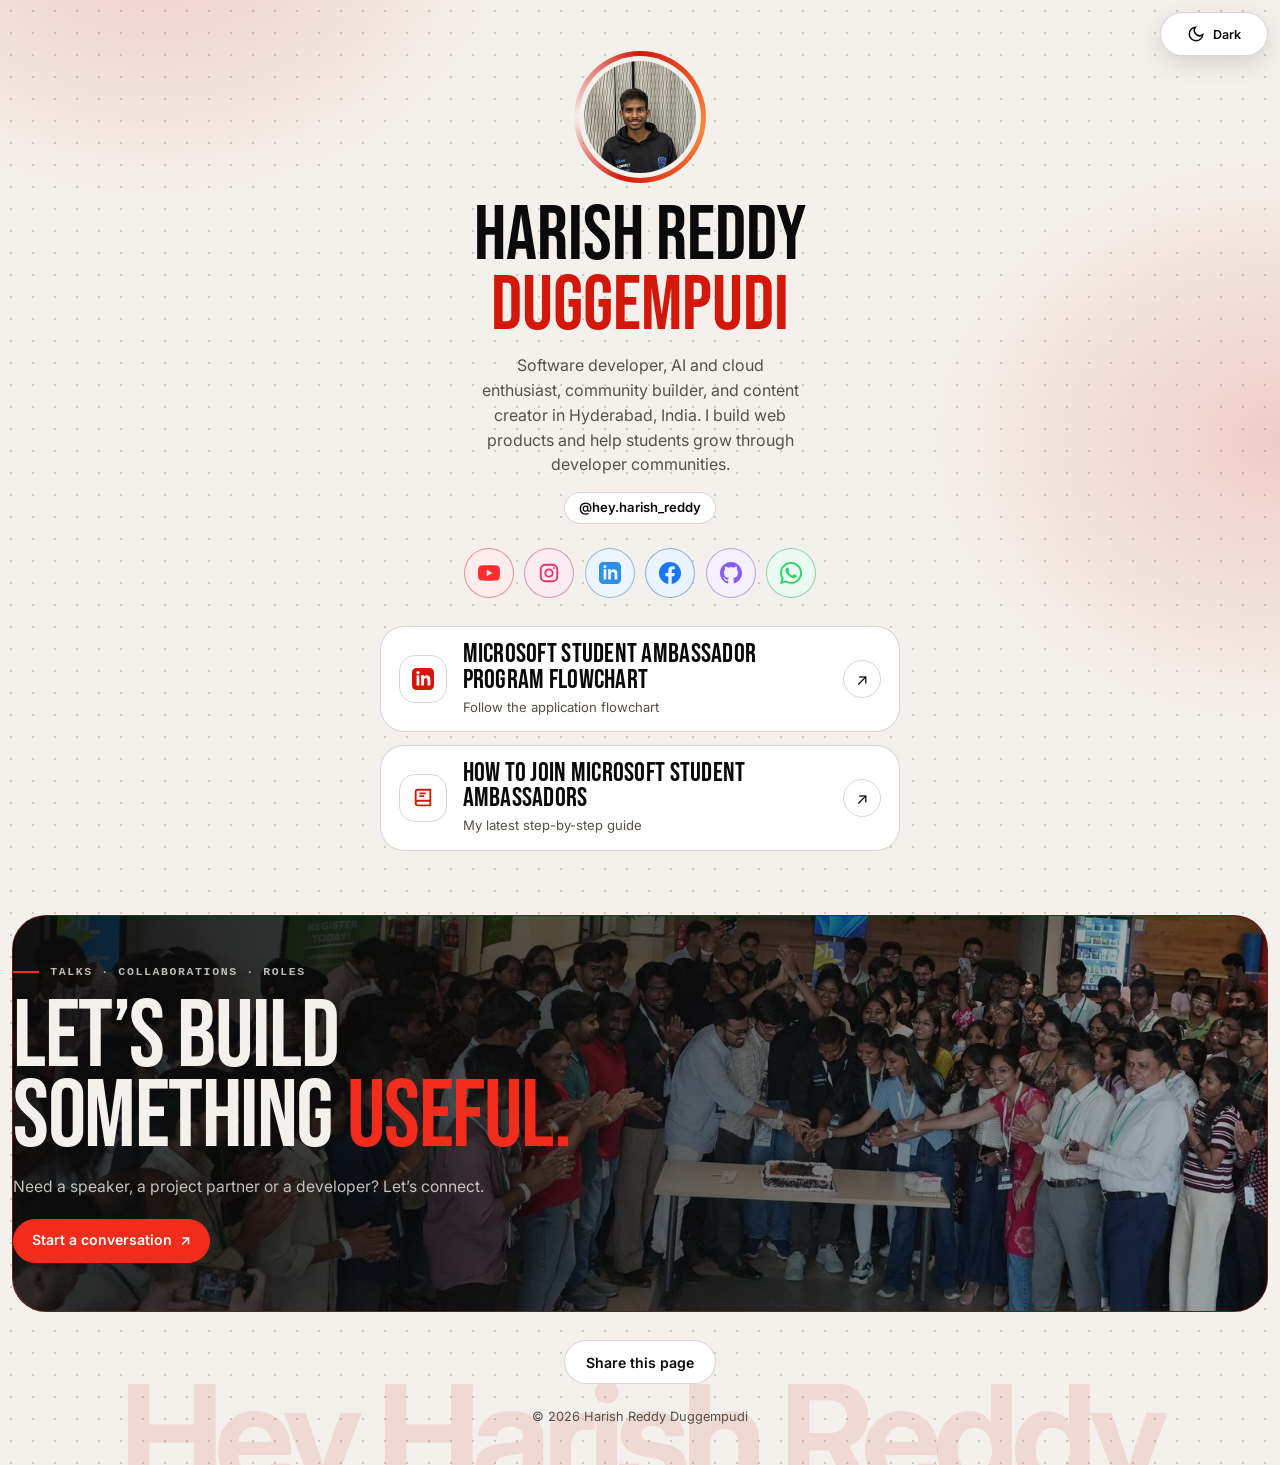
<file: links.html>
<!DOCTYPE html>
<html lang="en">
<head>
<meta charset="utf-8">
<meta name="viewport" content="width=device-width, initial-scale=1, viewport-fit=cover">
<title>Harish Reddy Duggempudi | Official Links &amp; Profiles</title>
<meta name="description" content="Official links for Harish Reddy Duggempudi (Hey Harish), software developer in Hyderabad, India: projects, articles, mentoring, and social profiles.">
<meta name="author" content="Harish Reddy Duggempudi">
<meta name="robots" content="index, follow, max-image-preview:large">
<meta name="theme-color" content="#0a0a0a">
<meta name="apple-mobile-web-app-title" content="Hey Harish">
<link rel="canonical" href="https://heyharishreddy.in/links.html">
<meta property="og:type" content="website">
<meta property="og:site_name" content="Hey Harish">
<meta property="og:locale" content="en_IN">
<meta property="og:title" content="Harish Reddy Duggempudi | Official Links &amp; Profiles">
<meta property="og:description" content="Official links for Harish Reddy Duggempudi (Hey Harish), software developer in Hyderabad, India: projects, articles, mentoring, and social profiles.">
<meta property="og:url" content="https://heyharishreddy.in/links.html">
<meta property="og:image" content="https://heyharishreddy.in/assets/og-image.jpg">
<meta property="og:image:alt" content="Harish Reddy Duggempudi in a black and red portfolio graphic">
<meta name="twitter:card" content="summary_large_image">
<meta name="twitter:title" content="Harish Reddy Duggempudi | Official Links &amp; Profiles">
<meta name="twitter:description" content="Official links for Harish Reddy Duggempudi (Hey Harish), software developer in Hyderabad, India: projects, articles, mentoring, and social profiles.">
<meta name="twitter:image" content="https://heyharishreddy.in/assets/og-image.jpg">
<meta name="twitter:image:alt" content="Harish Reddy Duggempudi in a black and red portfolio graphic">
<script type="application/ld+json">
{
  "@context": "https://schema.org",
  "@graph": [
    {
      "@type": "Person",
      "@id": "https://heyharishreddy.in/#person",
      "name": "Harish Reddy Duggempudi",
      "alternateName": ["Harish Reddy", "Harish", "Hey Harish", "@hey.harish_reddy"],
      "url": "https://heyharishreddy.in/",
      "image": "https://heyharishreddy.in/assets/portrait-hero.webp",
      "jobTitle": "Software Developer, Community Builder, and Content Creator",
      "description": "Harish Reddy Duggempudi is a software developer, AI and cloud enthusiast, and community builder in Hyderabad, India. He builds web products and helps students grow through developer communities.",
      "email": "harishreddy2k05@gmail.com",
      "homeLocation": {
        "@type": "Place",
        "name": "Hyderabad, Telangana, India"
      },
      "knowsAbout": ["Software development", "Artificial intelligence", "Cloud computing", "Microsoft Azure", "Microsoft Fabric", "Web development", "Student developer communities", "Content creation"],
      "sameAs": [
        "https://youtube.com/@hey.harish_reddy",
        "https://www.instagram.com/hey.harish_reddy/",
        "https://www.linkedin.com/in/harish-reddy-duggempudi/",
        "https://www.facebook.com/profile.php?id=61595168235205",
        "https://github.com/Harish-Reddy-Duggempudi",
        "https://whatsapp.com/channel/0029VbDn5c98F2pA9wcoLq40",
        "https://heyharishreddy.blogspot.com/",
        "https://topmate.io/harish_reddy_duggempudi"
      ]
    },
    {
      "@type": "ProfilePage",
      "@id": "https://heyharishreddy.in/links.html#webpage",
      "url": "https://heyharishreddy.in/links.html",
      "name": "Harish Reddy Duggempudi | Official Links & Profiles",
      "description": "Official links for Harish Reddy Duggempudi (Hey Harish), software developer in Hyderabad, India: projects, articles, mentoring, and social profiles.",
      "mainEntity": {"@id": "https://heyharishreddy.in/#person"},
      "about": {"@id": "https://heyharishreddy.in/#person"},
      "isPartOf": {"@id": "https://heyharishreddy.in/#website"}
    },
    {
      "@type": "WebSite",
      "@id": "https://heyharishreddy.in/#website",
      "url": "https://heyharishreddy.in/",
      "name": "Hey Harish",
      "publisher": {"@id": "https://heyharishreddy.in/#person"}
    }
  ]
}
</script>
<link rel="icon" type="image/png" href="favicon-96x96.png" sizes="96x96">
<link rel="icon" type="image/svg+xml" href="assets/favicon.svg">
<link rel="shortcut icon" href="favicon.ico">
<link rel="apple-touch-icon" sizes="180x180" href="apple-touch-icon.png">
<link rel="manifest" href="site.webmanifest">
<link rel="preconnect" href="https://fonts.googleapis.com">
<link rel="preconnect" href="https://fonts.gstatic.com" crossorigin>
<link href="https://fonts.googleapis.com/css2?family=Bebas+Neue&family=Inter:wght@400;500;600&display=swap" rel="stylesheet">
<link rel="stylesheet" href="common.css">
<link rel="stylesheet" href="contact-cta.css">
<link rel="stylesheet" href="footer-brand.css">
<style>
body{background:radial-gradient(520px 380px at 12% -4%,var(--glow),transparent 70%),radial-gradient(520px 420px at 100% 30%,var(--glow),transparent 70%),radial-gradient(var(--line) 1px,transparent 1.2px) 0 0/22px 22px,var(--bg)}
.wrap{width:min(520px,100% - 32px);margin:0 auto;padding:3.2rem 0 1rem;text-align:center}
.ring{width:132px;height:132px;margin:0 auto 1.1rem;padding:5px;border-radius:50%;background:conic-gradient(from 0deg,var(--red),#ff8a3d,var(--red) 55%,transparent 75%,var(--red));animation:spin 6s linear infinite}
.ring>div{width:100%;height:100%;border-radius:50%;background:var(--bg);padding:5px}
.ring img{display:block;width:100%;height:100%;border-radius:50%;object-fit:cover;object-position:top;background:var(--card);animation:spin 6s linear infinite reverse}
@keyframes spin{to{transform:rotate(1turn)}}
h1{font-size:clamp(3.2rem,15vw,4.8rem)}
h1 span{color:var(--red)}
.bio{color:var(--mute);max-width:32ch;margin:.7rem auto 0}
.handle{display:inline-block;margin-top:.9rem;padding:.3rem .9rem;border:1px solid var(--line);border-radius:99px;font-size:.82rem;font-weight:600;background:var(--card)}
.soc{display:flex;justify-content:center;flex-wrap:wrap;gap:.65rem;margin:1.5rem 0 1.8rem}
.soc a{--a:var(--red);width:50px;height:50px;border-radius:50%;border:1px solid color-mix(in srgb,var(--a) 35%,var(--line));background:color-mix(in srgb,var(--a) 9%,var(--card));color:var(--a);display:grid;place-items:center;transition:transform .2s,background .2s,border-color .2s,color .2s}
.soc a[data-k=instagram]{--a:#e1306c}.soc a[data-k=youtube]{--a:#ff2d2d}.soc a[data-k=linkedin]{--a:#2f8fe8}.soc a[data-k=github]{--a:#8b5cf6}.soc a[data-k=facebook]{--a:#1877f2}.soc a[data-k=whatsapp]{--a:#25d366}
.soc a svg{width:22px;height:22px}
@media(hover:hover){.soc a:hover{background:var(--a);border-color:var(--a);color:#fff;transform:translateY(-4px) rotate(-6deg)}}
.soc a:active{transform:scale(.94)}
ul.l{list-style:none;display:flex;flex-direction:column;gap:.8rem;text-align:left}
ul.l li{animation:up .6s cubic-bezier(.2,.8,.2,1) both;animation-delay:calc(var(--i)*70ms + 150ms)}
.lk{--x:50%;--y:50%;position:relative;overflow:hidden;isolation:isolate;display:flex;align-items:center;gap:1rem;min-height:76px;padding:.9rem 1.1rem;border:1px solid var(--line);border-radius:24px;background:var(--card);transition:border-color .2s,transform .2s}
.lk::before{content:"";position:absolute;inset:0;z-index:-1;opacity:0;transition:opacity .25s;background:radial-gradient(240px circle at var(--x) var(--y),var(--glow),transparent 70%)}
.ic{flex:none;width:48px;height:48px;border-radius:16px;border:1px solid var(--line);display:grid;place-items:center;color:var(--red);transition:background .2s,color .2s,border-color .2s}
.ic svg{width:22px;height:22px}
.tx{flex:1;min-width:0}
.tx b{display:block;font:400 1.7rem/.95 'Bebas Neue',Impact,sans-serif;text-transform:uppercase;letter-spacing:.01em;overflow-wrap:anywhere}
.tx span{display:block;color:var(--mute);font-size:.82rem;margin-top:.2rem;overflow-wrap:anywhere}
.ar{flex:none;width:38px;height:38px;border-radius:50%;border:1px solid var(--line);display:grid;place-items:center;transition:background .2s,transform .25s,border-color .2s,color .2s}
@media(hover:hover){
.lk:hover{border-color:var(--red);transform:translateY(-3px)}
.lk:hover::before{opacity:1}
.lk:hover .ic{background:var(--red);color:#fff;border-color:var(--red)}
.lk:hover .ar{background:var(--red);border-color:var(--red);color:#fff;transform:rotate(45deg)}
.lk.f:hover{transform:translateY(-3px) scale(1.01)}
.lk.f:hover .ar{background:#0a0a0a;color:#fff;border-color:#0a0a0a;transform:none}}
.lk:active{transform:scale(.985)}
.lk.f{flex-wrap:wrap;min-height:150px;padding:1.4rem;border:0;background:linear-gradient(135deg,var(--red),#ff6a2b);color:#fff;box-shadow:0 18px 44px -18px var(--red)}
.lk.f::before{display:none}
.lk.f::after{content:"";position:absolute;inset:0;z-index:-1;background:linear-gradient(110deg,transparent 35%,rgba(255,255,255,.28) 50%,transparent 65%);transform:translateX(-120%);animation:shine 4.2s ease-in-out 1.2s infinite}
@keyframes shine{60%,100%{transform:translateX(120%)}}
.lk.f .ic{width:54px;height:54px;color:#fff;border-color:rgba(255,255,255,.55)}
.lk.f .tx b{font-size:2.8rem}
.lk.f .tx span{color:#ffe9e5;font-size:.9rem}
.lk.f .ar{width:auto;height:44px;padding:0 1.1rem;border-radius:99px;background:#fff;color:#0a0a0a;border-color:#fff;font-weight:600;font-size:.88rem}
.new{display:inline-block;margin-left:.5rem;padding:.12rem .6rem;border-radius:99px;background:var(--red);color:#fff;font:600 .68rem/1.5 Inter,sans-serif;letter-spacing:.04em;vertical-align:middle;animation:pulse 2s ease-in-out infinite}
@keyframes pulse{50%{box-shadow:0 0 0 6px transparent;opacity:.75}}
.share{margin:1.8rem 0 0}
@media(max-width:380px){.lk.f .tx b{font-size:2.3rem}.tx b{font-size:1.5rem}}
</style>
</head>
<body>
<a class="skip" href="#list">Skip to links</a>
<button class="theme" id="theme" type="button" aria-label="Switch theme"></button>
<main class="wrap">
  <div class="ring"><div><img id="photo" alt="Portrait of Harish Reddy Duggempudi" width="112" height="112" fetchpriority="high" decoding="async"></div></div>
  <h1 class="d" id="name">Harish Reddy <span>Duggempudi</span></h1>
  <p class="bio" id="bio">Software developer, AI and cloud enthusiast, community builder, and content creator in Hyderabad, India. I build web products and help students grow through developer communities.</p>
  <span class="handle" id="handle">@hey.harish_reddy</span>
  <nav class="soc" id="soc" aria-label="Social media"></nav>
  <ul class="l" id="list" aria-label="My links"></ul>
  <noscript><p class="noscript">Please enable JavaScript to see my links, or visit <a href="https://www.instagram.com/hey.harish_reddy/" target="_blank" rel="noopener noreferrer">Instagram</a>.</p></noscript>
</main>
<section class="site-cta" aria-labelledby="site-cta-title">
  <div class="site-cta-copy">
    <p class="site-cta-kicker">Talks · Collaborations · Roles</p>
    <h2 id="site-cta-title">Let’s build<br>something <span>useful.</span></h2>
    <p>Need a speaker, a project partner or a developer? Let’s connect.</p>
    <a class="site-cta-link" href="mailto:harishreddy2k05@gmail.com?subject=Talks%20and%20collaborations">Start a conversation <span aria-hidden="true">↗</span></a>
  </div>
</section>
<div class="more share-page"><button class="pill share" id="share" type="button">Share this page</button></div>
<footer class="brand-footer">© <span id="yr"></span> <a href="./" target="_blank" rel="noopener noreferrer">Harish Reddy Duggempudi</a></footer>
<div id="toast" role="status" aria-live="polite"></div>

<script src="links-data.js"></script>
<script src="common.js"></script>
<script>
(function(){
  const {$,esc,icon,safe,ext,visible}=App,P=window.PROFILE,parts=P.name.split(' ');
  document.title=P.name+' | Official Links & Profiles';
  $('#name').innerHTML=esc(parts.slice(0,2).join(' '))+'<br><span>'+esc(parts.slice(2).join(' '))+'</span>';
  $('#bio').textContent=P.bio;
  $('#handle').textContent=P.handle;
  $('#photo').src=P.photo;
  $('#yr').textContent=new Date().getFullYear();
  $('#soc').innerHTML=window.SOCIALS.map(s=>`<a data-k="${esc(s.icon)}" href="${esc(safe(s.url))}"${ext(s.url)} aria-label="${esc(s.name)}${/^https?:/i.test(s.url)?' (opens in a new tab)':''}" title="${esc(s.name)}">${icon(s.icon)}</a>`).join('');
  $('#list').innerHTML=visible(window.LINKS).map((l,i)=>{
    const cta=l.cta||'Open';
    const fresh=l.isNew||(l.added&&(Date.now()-new Date(l.added))/864e5<=(window.NEW_DAYS||14));
    return `<li style="--i:${i}"><a class="lk${l.featured?' f':''}" href="${esc(safe(l.url))}"${ext(l.url)}><span class="ic">${icon(l.icon)}</span><span class="tx"><b>${esc(l.title)}${fresh?'<span class="new">New</span>':''}</b>${l.desc?`<span>${esc(l.desc)}</span>`:''}</span><span class="ar"${l.featured?'':' aria-hidden="true"'}>${l.featured?esc(cta)+' ↗':'↗'}</span></a></li>`;
  }).join('');
  App.spotlight('#list','.lk');App.share(document.querySelector('#share'));App.theme();App.seo('links.html');
})();
</script>
</body>
</html>
</file>
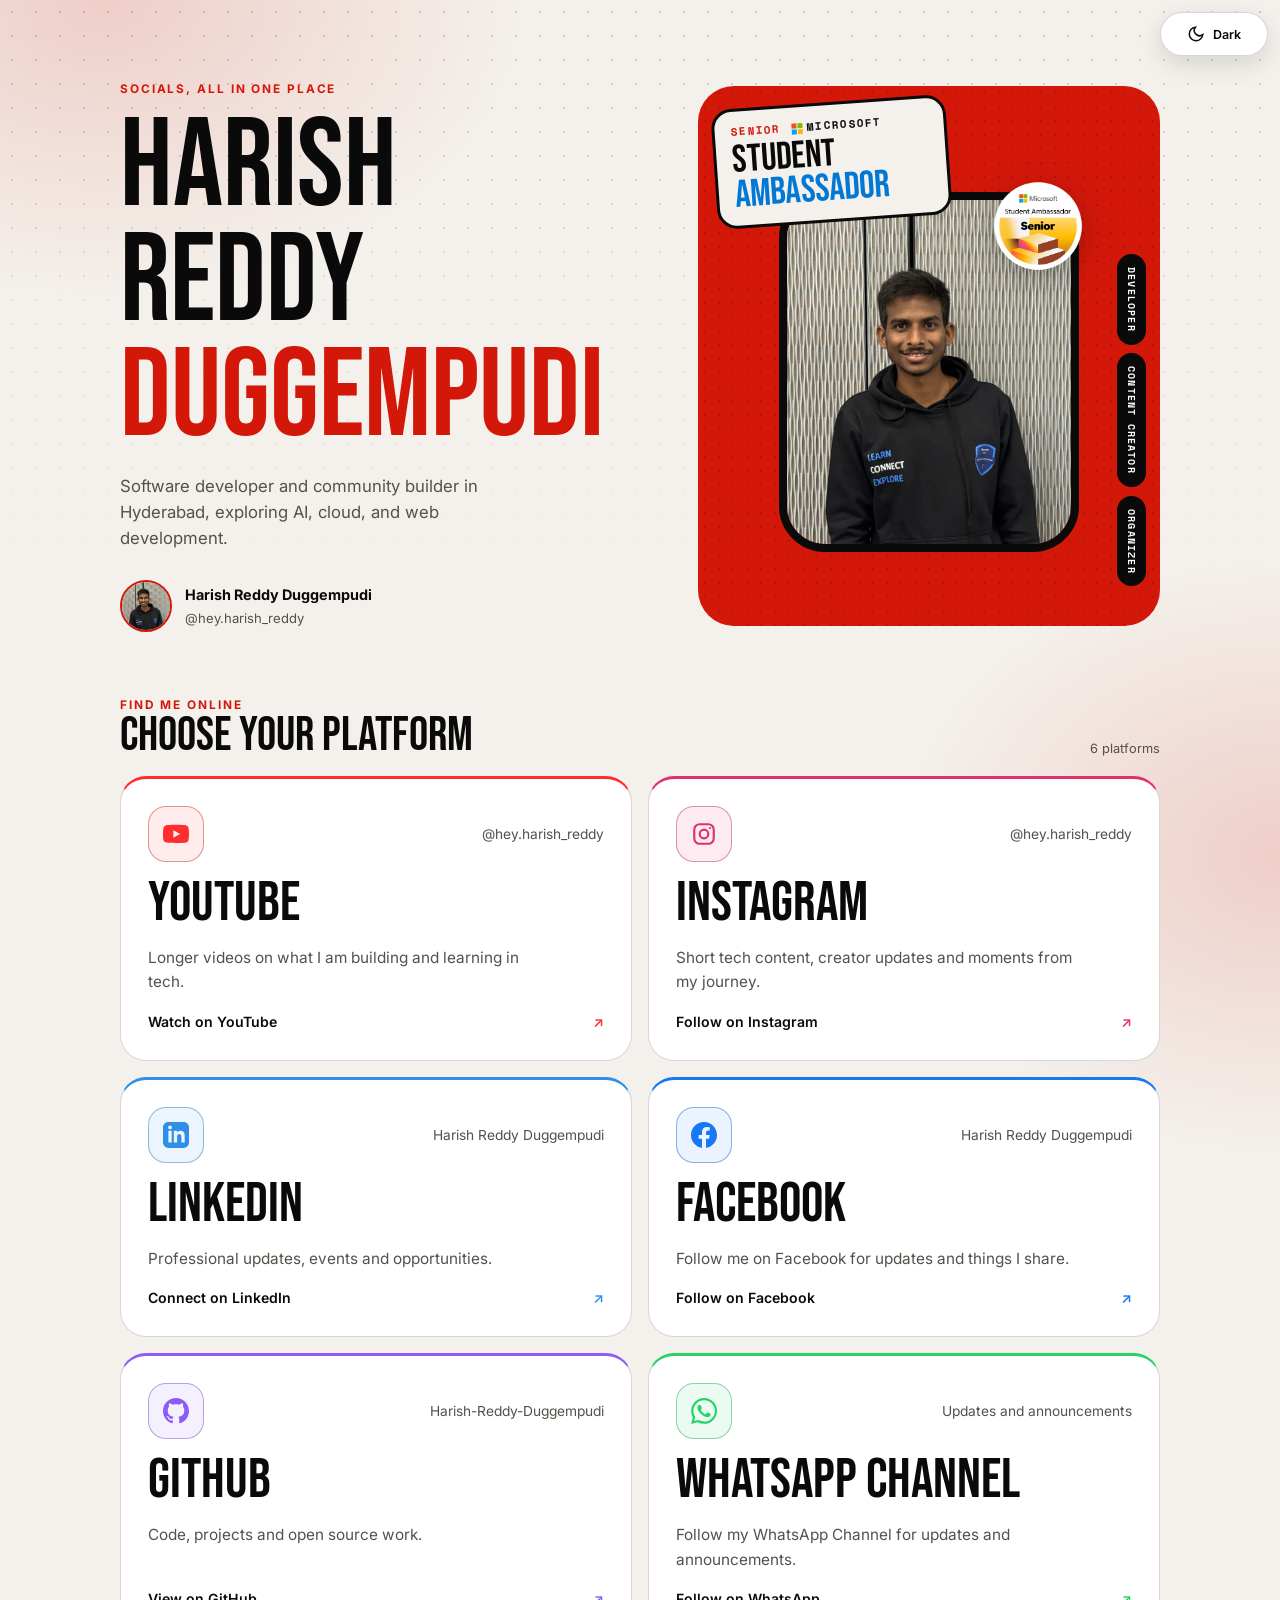
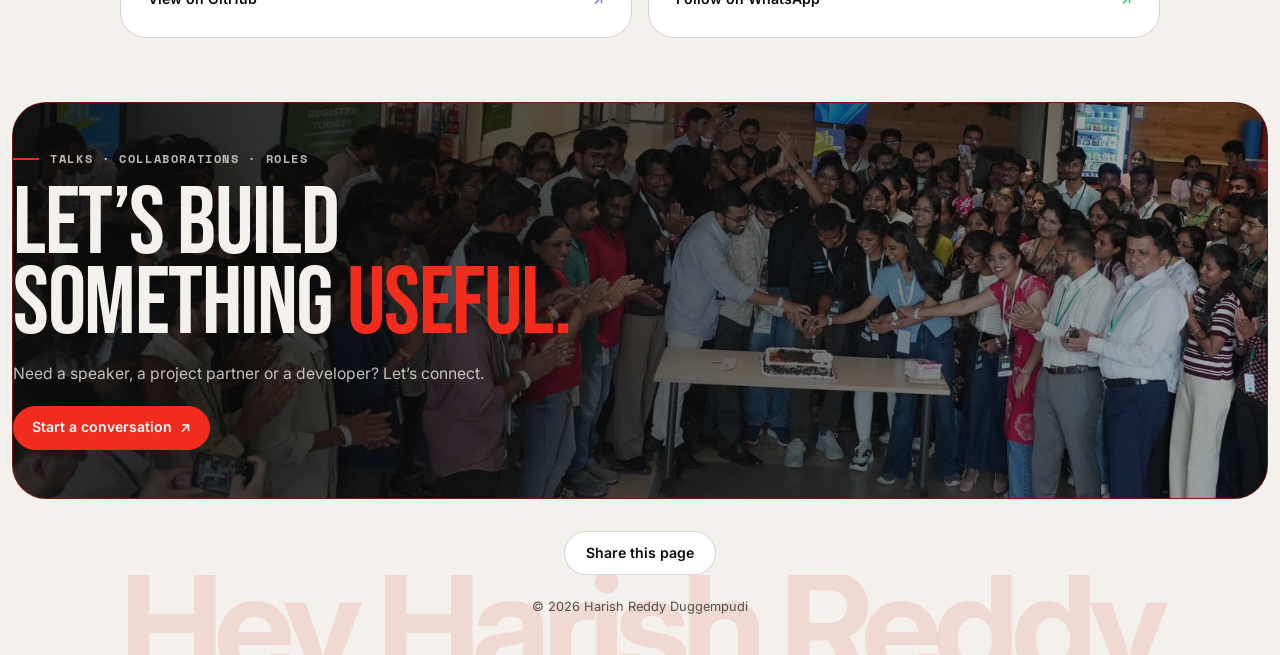
<file: socials.html>
<!DOCTYPE html>
<html lang="en">
<head>
<meta charset="utf-8">
<meta name="viewport" content="width=device-width, initial-scale=1, viewport-fit=cover">
<title>Harish Reddy Duggempudi | Official Social Profiles</title>
<meta name="description" content="Follow Harish Reddy Duggempudi (Hey Harish), software developer and community builder in Hyderabad, India, on Instagram, YouTube, LinkedIn, Facebook, and GitHub.">
<meta name="author" content="Harish Reddy Duggempudi">
<meta name="robots" content="index, follow, max-image-preview:large">
<meta name="theme-color" content="#0a0a0a">
<meta name="apple-mobile-web-app-title" content="Hey Harish">
<link rel="canonical" href="https://heyharishreddy.in/socials.html">
<meta property="og:type" content="website">
<meta property="og:site_name" content="Hey Harish">
<meta property="og:locale" content="en_IN">
<meta property="og:title" content="Harish Reddy Duggempudi | Official Social Profiles">
<meta property="og:description" content="Follow Harish Reddy Duggempudi (Hey Harish), software developer and community builder in Hyderabad, India, on Instagram, YouTube, LinkedIn, Facebook, and GitHub.">
<meta property="og:url" content="https://heyharishreddy.in/socials.html">
<meta property="og:image" content="https://heyharishreddy.in/assets/og-image.jpg">
<meta property="og:image:alt" content="Harish Reddy Duggempudi in a black and red portfolio graphic">
<meta name="twitter:card" content="summary_large_image">
<meta name="twitter:title" content="Harish Reddy Duggempudi | Official Social Profiles">
<meta name="twitter:description" content="Follow Harish Reddy Duggempudi (Hey Harish), software developer and community builder in Hyderabad, India, on Instagram, YouTube, LinkedIn, Facebook, and GitHub.">
<meta name="twitter:image" content="https://heyharishreddy.in/assets/og-image.jpg">
<meta name="twitter:image:alt" content="Harish Reddy Duggempudi in a black and red portfolio graphic">
<script type="application/ld+json">
{
  "@context": "https://schema.org",
  "@graph": [
    {
      "@type": "Person",
      "@id": "https://heyharishreddy.in/#person",
      "name": "Harish Reddy Duggempudi",
      "alternateName": ["Harish Reddy", "Harish", "Hey Harish", "@hey.harish_reddy"],
      "url": "https://heyharishreddy.in/",
      "image": "https://heyharishreddy.in/assets/portrait-hero.webp",
      "jobTitle": "Software Developer, Community Builder, and Content Creator",
      "description": "Harish Reddy Duggempudi is a software developer, AI and cloud enthusiast, and community builder in Hyderabad, India. He builds web products and helps students grow through developer communities.",
      "email": "harishreddy2k05@gmail.com",
      "homeLocation": {
        "@type": "Place",
        "name": "Hyderabad, Telangana, India"
      },
      "knowsAbout": ["Software development", "Artificial intelligence", "Cloud computing", "Microsoft Azure", "Microsoft Fabric", "Web development", "Student developer communities", "Content creation"],
      "sameAs": [
        "https://youtube.com/@hey.harish_reddy",
        "https://www.instagram.com/hey.harish_reddy/",
        "https://www.linkedin.com/in/harish-reddy-duggempudi/",
        "https://www.facebook.com/profile.php?id=61595168235205",
        "https://github.com/Harish-Reddy-Duggempudi",
        "https://whatsapp.com/channel/0029VbDn5c98F2pA9wcoLq40",
        "https://heyharishreddy.blogspot.com/",
        "https://topmate.io/harish_reddy_duggempudi"
      ]
    },
    {
      "@type": "ProfilePage",
      "@id": "https://heyharishreddy.in/socials.html#webpage",
      "url": "https://heyharishreddy.in/socials.html",
      "name": "Harish Reddy Duggempudi | Official Social Profiles",
      "description": "Follow Harish Reddy Duggempudi (Hey Harish), software developer and community builder in Hyderabad, India, on Instagram, YouTube, LinkedIn, Facebook, and GitHub.",
      "mainEntity": {"@id": "https://heyharishreddy.in/#person"},
      "about": {"@id": "https://heyharishreddy.in/#person"},
      "isPartOf": {"@id": "https://heyharishreddy.in/#website"}
    },
    {
      "@type": "WebSite",
      "@id": "https://heyharishreddy.in/#website",
      "url": "https://heyharishreddy.in/",
      "name": "Hey Harish",
      "publisher": {"@id": "https://heyharishreddy.in/#person"}
    }
  ]
}
</script>
<link rel="icon" type="image/png" href="favicon-96x96.png" sizes="96x96">
<link rel="icon" type="image/svg+xml" href="assets/favicon.svg">
<link rel="shortcut icon" href="favicon.ico">
<link rel="apple-touch-icon" sizes="180x180" href="apple-touch-icon.png">
<link rel="manifest" href="site.webmanifest">
<link rel="preconnect" href="https://fonts.googleapis.com">
<link rel="preconnect" href="https://fonts.gstatic.com" crossorigin>
<link href="https://fonts.googleapis.com/css2?family=Bebas+Neue&family=Inter:wght@400;500;600&family=Space+Mono:wght@400;700&display=swap" rel="stylesheet">
<link rel="stylesheet" href="common.css">
<link rel="stylesheet" href="contact-cta.css">
<link rel="stylesheet" href="footer-brand.css">
<style>
body{background:radial-gradient(600px 420px at 8% 0%,var(--glow),transparent 72%),radial-gradient(540px 420px at 100% 38%,var(--glow),transparent 72%),var(--bg)}
.top{position:relative;overflow:hidden;padding:clamp(5.5rem,10vw,8rem) 1rem 5rem}
.top::before{content:"";position:absolute;inset:0;background:radial-gradient(var(--line) 1px,transparent 1.2px) 0 0/24px 24px;mask-image:linear-gradient(to bottom,black,transparent 88%);pointer-events:none}
.top-inner{position:relative;width:min(1040px,100%);margin:auto}
.intro{min-width:0}
.hero-art{display:none}
.eyebrow,.section-label{color:var(--red);font-size:.74rem;font-weight:700;letter-spacing:.16em;text-transform:uppercase}
.top h1{max-width:10ch;margin:.8rem 0 1.1rem;font-size:clamp(4rem,10vw,7.8rem);color:var(--text)}
.top h1 span{color:var(--red)}
.top .bio{color:var(--mute);font-size:1.05rem;max-width:38ch}
.identity{display:flex;align-items:center;gap:.8rem;margin-top:1.8rem}
.identity img{width:52px;height:52px;flex:none;border:2px solid var(--red);border-radius:50%;object-fit:cover;object-position:center;background:var(--card)}
.identity span{display:flex;flex-direction:column;gap:.1rem;min-width:0}
.identity strong{font-size:.9rem}
.identity small{color:var(--mute);font-size:.82rem}
@media(min-width:901px){
.top{padding:5rem 1rem 4rem}
.top-inner{display:grid;grid-template-columns:minmax(0,1fr) minmax(360px,.9fr);align-items:center;gap:clamp(2rem,5vw,5rem)}
.hero-art{min-height:540px;position:relative;overflow:hidden;display:grid;place-items:center;padding:5rem 3.5rem 3rem;background:var(--red);border-radius:36px}
.hero-art::before{content:"";position:absolute;inset:0;background:radial-gradient(rgba(0,0,0,.28) 1.4px,transparent 1.6px) 0 0/14px 14px;opacity:.5}
.hero-photo-wrap{position:relative;z-index:1;width:min(300px,100%)}
.hero-photo{aspect-ratio:5/6;border:8px solid #0a0a0a;border-radius:46px;background:#0a0a0a;overflow:hidden}
.hero-photo img{display:block;width:100%;height:100%;object-fit:cover}
.hero-banner{position:absolute;z-index:2;top:1rem;left:1rem;width:min(235px,calc(100% - 2rem));padding:.8rem 1rem;border:3px solid #0a0a0a;border-radius:20px;background:#f4f1ec;color:#0a0a0a;transform:rotate(-4deg)}
.hero-banner .m{display:block;font:700 .68rem/1.4 'Space Mono',ui-monospace,monospace;letter-spacing:.12em;text-transform:uppercase}
.hero-banner .d{display:block;margin-top:.25rem;font-size:clamp(1.8rem,3vw,2.4rem);line-height:.9;letter-spacing:.005em}
.hero-banner .senior-label{color:var(--red);font-weight:700}
.hero-banner .ambassador-label{color:#0078d4}
.hero-ms-mark{display:inline-grid;grid-template-columns:repeat(2,5px);grid-template-rows:repeat(2,5px);gap:1px;margin:0 .3rem 0 .15rem;vertical-align:middle}
.hero-ms-mark i:nth-child(1){background:#f25022}.hero-ms-mark i:nth-child(2){background:#7fba00}.hero-ms-mark i:nth-child(3){background:#00a4ef}.hero-ms-mark i:nth-child(4){background:#ffb900}
.hero-badge{position:absolute;z-index:2;top:-3%;right:-4px;width:clamp(76px,7vw,96px);height:auto;border-radius:50%;filter:drop-shadow(0 8px 14px rgba(0,0,0,.25))}
.hero-tags{position:absolute;z-index:2;right:.85rem;bottom:2.5rem;display:flex;flex-direction:column;gap:.55rem}
.hero-tags span{writing-mode:vertical-rl;padding:.8rem .5rem;border-radius:99px;background:#0a0a0a;color:#fff;font:700 .62rem/1.4 'Space Mono',ui-monospace,monospace;letter-spacing:.12em;text-transform:uppercase}
}
.wrap{width:min(1040px,100% - 32px);margin:0 auto;position:relative;padding-bottom:1rem}
.section-head{display:flex;align-items:end;justify-content:space-between;gap:1rem;margin-bottom:1.1rem}
.section-head h2{font-size:clamp(2rem,5vw,3rem)}
.section-count{color:var(--mute);font-size:.8rem;white-space:nowrap}
.grid{list-style:none;display:grid;grid-template-columns:repeat(2,minmax(0,1fr));gap:1rem}
.grid li{animation:up .6s cubic-bezier(.2,.8,.2,1) both;animation-delay:calc(var(--i)*90ms + 100ms)}
.plat{--a:var(--red);--x:50%;--y:50%;display:flex;flex-direction:column;gap:1rem;height:100%;min-height:245px;padding:clamp(1.2rem,3vw,1.7rem);border:1px solid var(--line);border-top:3px solid var(--a);border-radius:26px;background:var(--card);position:relative;overflow:hidden;isolation:isolate;transition:border-color .25s,transform .25s,box-shadow .25s}
.plat::after{content:"";position:absolute;z-index:-1;inset:0;pointer-events:none;opacity:0;transition:opacity .25s;background:radial-gradient(300px circle at var(--x) var(--y),color-mix(in srgb,var(--a) 20%,transparent),transparent 72%)}
[data-k=instagram]{--a:#e1306c}[data-k=youtube]{--a:#ff2d2d}[data-k=linkedin]{--a:#2f8fe8}[data-k=github]{--a:#8b5cf6}[data-k=facebook]{--a:#1877f2}[data-k=whatsapp]{--a:#25d366}
@media(hover:hover){
.plat:hover{border-color:var(--a);transform:translateY(-4px);box-shadow:0 22px 40px -26px var(--a)}
.plat:hover::after{opacity:1}
.plat:hover .ic{background:var(--a);color:#fff;border-color:var(--a);transform:rotate(-8deg) scale(1.08)}
.plat:hover .go span{transform:translate(3px,-3px)}}
.plat:focus-visible{border-color:var(--a);box-shadow:0 0 0 3px color-mix(in srgb,var(--a) 28%,transparent)}
.plat:focus-visible .ic{background:var(--a);color:#fff;border-color:var(--a)}
.plat:active{transform:scale(.985)}
.row{display:flex;align-items:center;justify-content:space-between;gap:.8rem}
.ic{width:56px;height:56px;border-radius:18px;border:1px solid color-mix(in srgb,var(--a) 35%,var(--line));display:grid;place-items:center;color:var(--a);background:color-mix(in srgb,var(--a) 9%,var(--card));transition:background .25s,color .25s,border-color .25s,transform .25s}
.ic svg{width:26px;height:26px}
.hd{color:var(--mute);font-size:.86rem;line-height:1.4;overflow-wrap:anywhere;text-align:right}
.plat h3{font-size:clamp(2.7rem,6vw,3.5rem)}
.plat p{color:var(--mute);font-size:.96rem;line-height:1.6;flex:1;max-width:40ch}
.go{display:flex;align-items:center;justify-content:space-between;gap:.7rem;font-weight:600;font-size:.88rem}
.go span{color:var(--a);display:inline-block;transition:transform .25s}
.more{display:flex;justify-content:center;gap:.7rem;flex-wrap:wrap;margin:2rem 0 0}
@media(max-width:640px){.top{padding-top:5.5rem}.top h1{font-size:clamp(3.5rem,13vw,5rem)}.identity{margin-top:1.2rem}.grid{grid-template-columns:minmax(0,1fr)}.plat{min-height:220px}.plat h3{font-size:3rem}}
@media(max-width:380px){.top h1{font-size:3.4rem}}
</style>
</head>
<body>
<a class="skip" href="#grid">Skip to accounts</a>
<button class="theme" id="theme" type="button" aria-label="Switch theme"></button>
<header class="top">
  <div class="top-inner">
    <div class="intro">
      <p class="eyebrow">Socials, all in one place</p>
      <h1 class="d">Harish Reddy <span>Duggempudi</span></h1>
      <p class="bio" id="bio">Software developer and community builder in Hyderabad, exploring AI, cloud, and web development.</p>
      <div class="identity"><img id="avatar" alt="Harish Reddy Duggempudi" width="52" height="52" decoding="async"><span><strong id="name">Harish Reddy Duggempudi</strong><small id="handle">@hey.harish_reddy</small></span></div>
    </div>
    <div class="hero-art" aria-label="Senior Microsoft Student Ambassador portrait">
      <div class="hero-banner"><span class="m"><span class="senior-label">Senior</span> <span class="hero-ms-mark" aria-hidden="true"><i></i><i></i><i></i><i></i></span>Microsoft</span><span class="d">Student <span class="ambassador-label">Ambassador</span></span></div>
      <div class="hero-photo-wrap">
        <div class="hero-photo"><img src="assets/portrait-hero.webp" width="760" height="912" alt="Harish Reddy Duggempudi wearing a Microsoft Learn Student Ambassador hoodie" loading="lazy" decoding="async"></div>
        <img class="hero-badge" src="assets/senior-ambassoder-badge.webp" width="1081" height="1081" alt="Microsoft Student Ambassador Senior badge" loading="lazy" decoding="async">
      </div>
      <div class="hero-tags m" aria-hidden="true"><span>Developer</span><span>Content Creator</span><span>Organizer</span></div>
    </div>
  </div>
</header>
<main class="wrap">
  <div class="section-head"><div><p class="section-label">Find me online</p><h2 class="d">Choose your platform</h2></div><span class="section-count" id="channel-count"></span></div>
  <ul class="grid" id="grid" aria-label="Social media accounts"></ul>
  <noscript><p class="noscript">Please enable JavaScript to see my accounts, or visit <a href="https://www.instagram.com/hey.harish_reddy/" target="_blank" rel="noopener noreferrer">Instagram</a>.</p></noscript>
</main>
<section class="site-cta" aria-labelledby="site-cta-title">
  <div class="site-cta-copy">
    <p class="site-cta-kicker">Talks · Collaborations · Roles</p>
    <h2 id="site-cta-title">Let’s build<br>something <span>useful.</span></h2>
    <p>Need a speaker, a project partner or a developer? Let’s connect.</p>
    <a class="site-cta-link" href="mailto:harishreddy2k05@gmail.com?subject=Talks%20and%20collaborations">Start a conversation <span aria-hidden="true">↗</span></a>
  </div>
</section>
<div class="more share-page"><button class="pill" id="share" type="button">Share this page</button></div>
<footer class="brand-footer">© <span id="yr"></span> <a href="./" target="_blank" rel="noopener noreferrer">Harish Reddy Duggempudi</a></footer>
<div id="toast" role="status" aria-live="polite"></div>

<script src="links-data.js"></script>
<script src="common.js"></script>
<script>
(function(){
  const {$,esc,icon,safe,ext}=App,P=window.PROFILE;
  $('#bio').textContent='Software developer and community builder in Hyderabad, exploring AI, cloud, and web development.';
  $('#name').textContent=P.name;
  $('#handle').textContent=P.handle;
  $('#avatar').src=P.photo;
  $('#yr').textContent=new Date().getFullYear();
  $('#channel-count').textContent=window.SOCIALS.length+' platforms';
  $('#grid').innerHTML=window.SOCIALS.map((s,i)=>`<li style="--i:${i}"><a class="plat" data-k="${esc(s.icon)}" href="${esc(safe(s.url))}"${ext(s.url)} aria-label="${esc(s.name)}, ${esc(s.handle)}: ${esc(s.cta||'Visit')}${/^https?:/i.test(s.url)?' (opens in a new tab)':''}"><div class="row"><span class="ic">${icon(s.icon)}</span><span class="hd">${esc(s.handle)}</span></div><h3 class="d">${esc(s.name)}</h3><p>${esc(s.desc||'')}</p><span class="go">${esc(s.cta||'Visit')} <span aria-hidden="true">↗</span></span></a></li>`).join('');
  App.spotlight('#grid','.plat');App.share(document.querySelector('#share'));App.theme();App.seo('socials.html');
})();
</script>
</body>
</html>
</file>
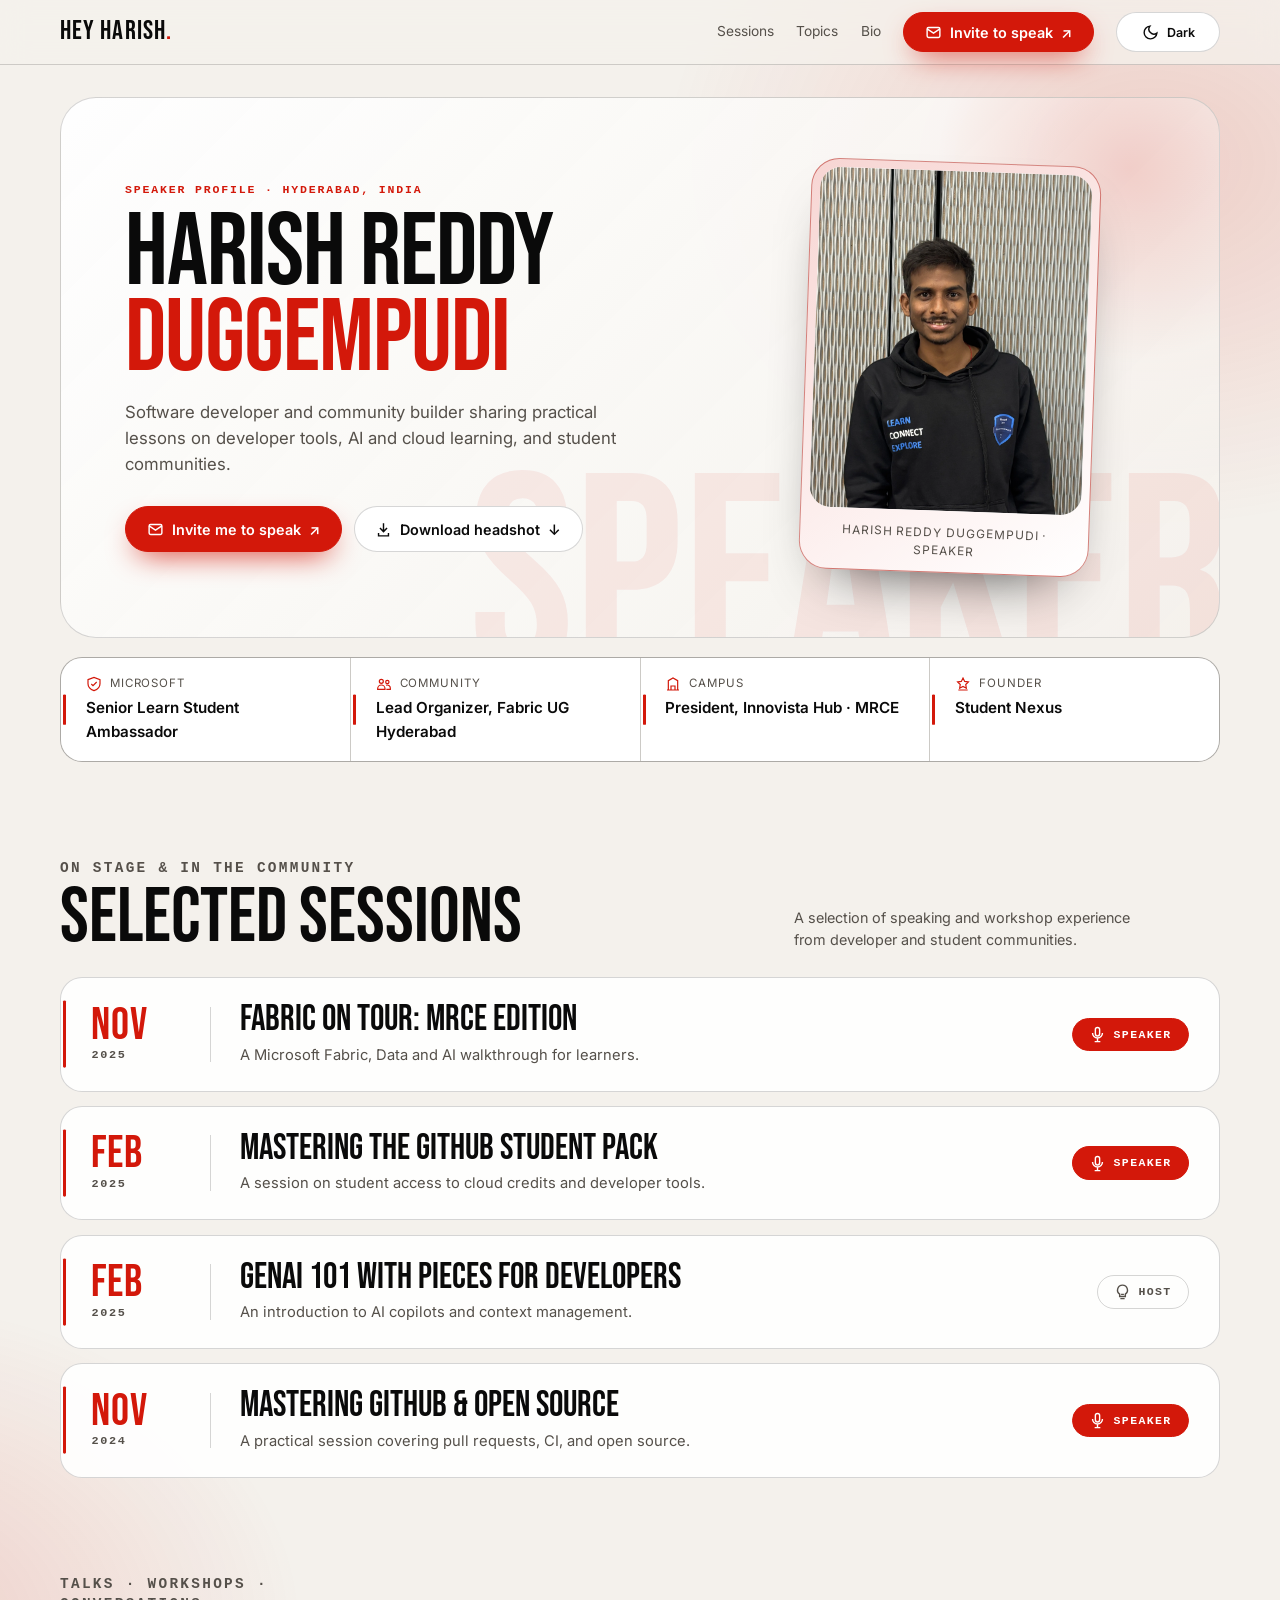
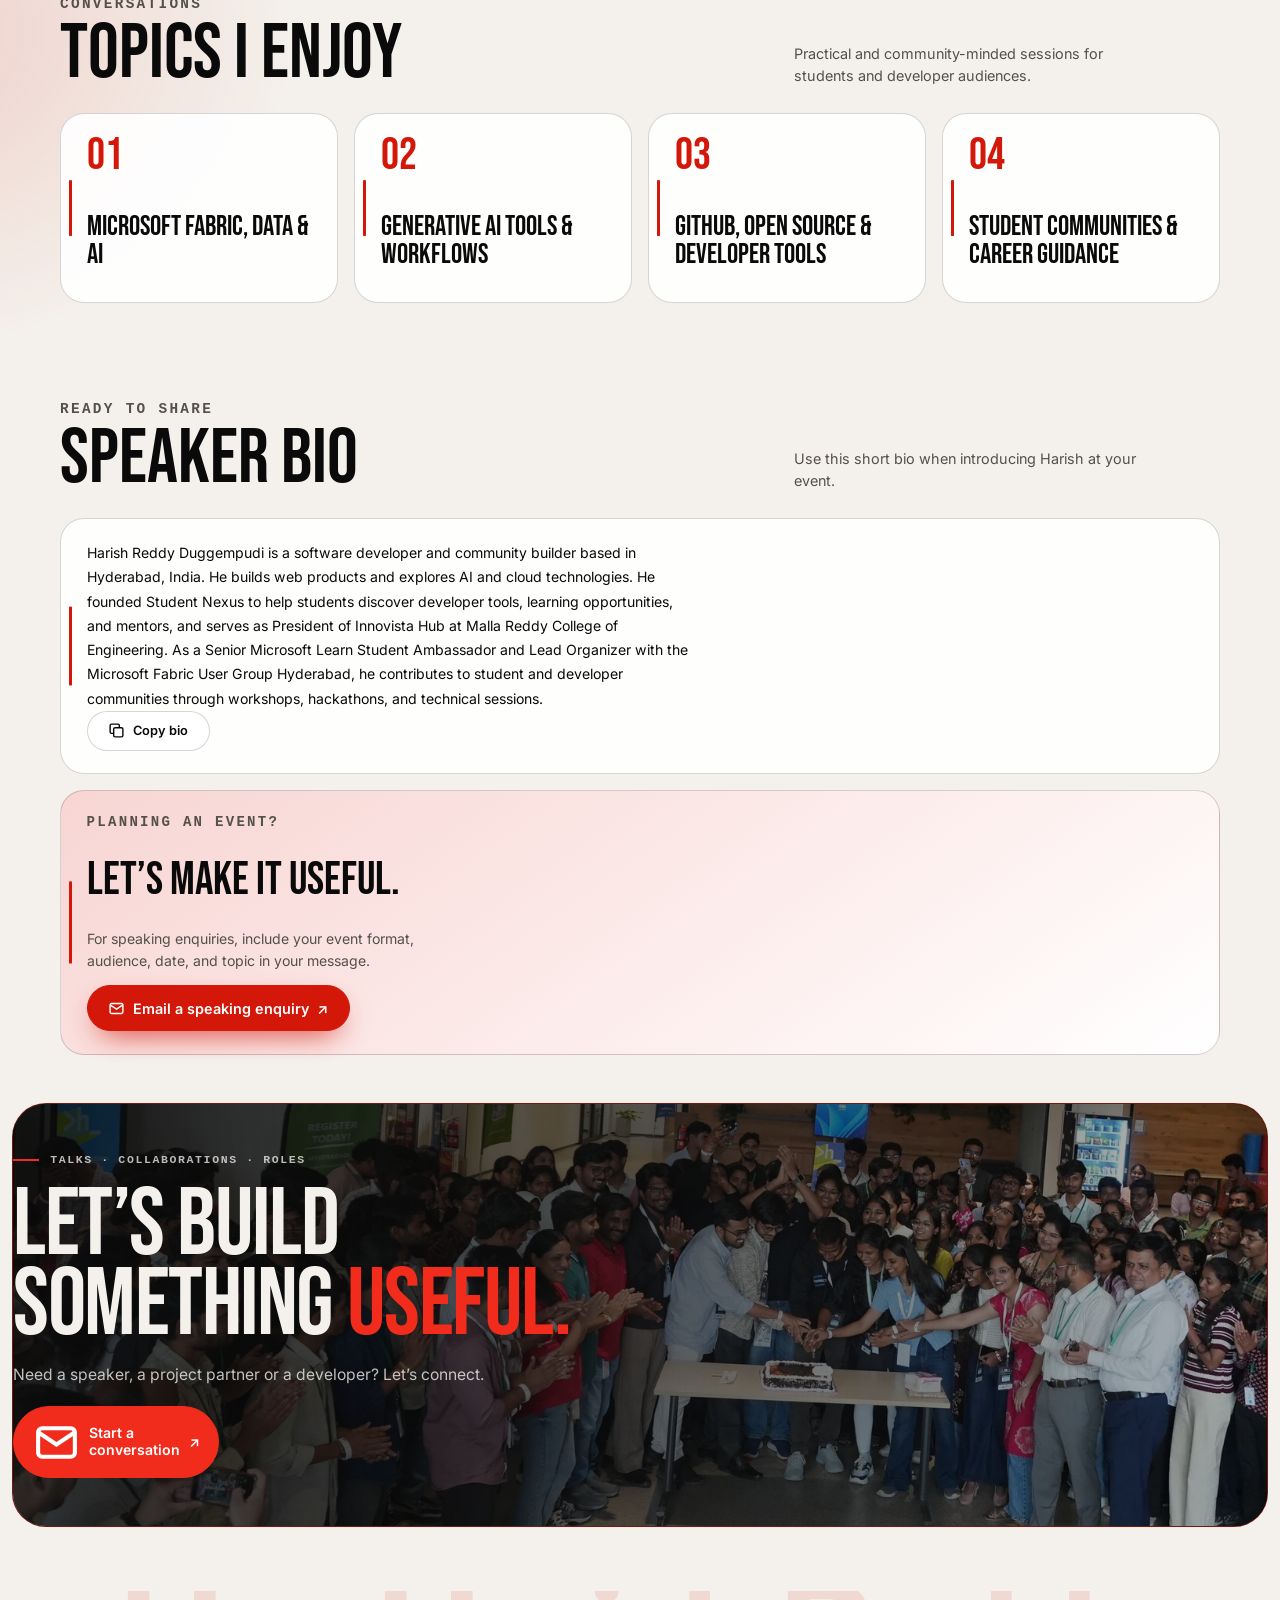
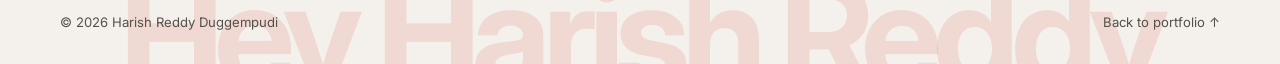
<file: speaker-kit.html>
<!DOCTYPE html>
<html lang="en">
<head>
<meta charset="utf-8">
<meta name="viewport" content="width=device-width, initial-scale=1, viewport-fit=cover">
<title>Speaker Kit | Harish Reddy Duggempudi</title>
<meta name="description" content="Speaker bio, topics, selected sessions, and headshot for event organizers inviting Harish Reddy Duggempudi.">
<meta name="author" content="Harish Reddy Duggempudi">
<meta name="robots" content="index, follow, max-image-preview:large">
<meta name="theme-color" content="#0a0a0a">
<link rel="canonical" href="https://heyharishreddy.in/speaker-kit.html">
<meta property="og:type" content="website">
<meta property="og:site_name" content="Hey Harish">
<meta property="og:title" content="Speaker Kit | Harish Reddy Duggempudi">
<meta property="og:description" content="Speaker bio, topics, selected sessions, and headshot for event organizers inviting Harish Reddy Duggempudi.">
<meta property="og:url" content="https://heyharishreddy.in/speaker-kit.html">
<meta property="og:image" content="https://heyharishreddy.in/assets/og-image.jpg">
<meta property="og:image:alt" content="Harish Reddy Duggempudi in a black and red portfolio graphic">
<meta name="twitter:card" content="summary_large_image">
<meta name="twitter:title" content="Speaker Kit | Harish Reddy Duggempudi">
<meta name="twitter:description" content="Speaker bio, topics, selected sessions, and headshot for event organizers inviting Harish Reddy Duggempudi.">
<meta name="twitter:image" content="https://heyharishreddy.in/assets/og-image.jpg">
<meta name="twitter:image:alt" content="Harish Reddy Duggempudi in a black and red portfolio graphic">
<script type="application/ld+json">
{
  "@context": "https://schema.org",
  "@graph": [
    {
      "@type": "Person",
      "@id": "https://heyharishreddy.in/#person",
      "name": "Harish Reddy Duggempudi",
      "alternateName": ["Harish Reddy", "Harish", "Hey Harish", "@hey.harish_reddy"],
      "url": "https://heyharishreddy.in/",
      "image": "https://heyharishreddy.in/assets/portrait-hero.webp",
      "jobTitle": "Software Developer, Community Builder, and Content Creator",
      "description": "Harish Reddy Duggempudi is a software developer and community builder based in Hyderabad, India. He builds web products and explores AI and cloud technologies, and contributes to student and developer communities through workshops, hackathons, and technical sessions.",
      "email": "harishreddy2k05@gmail.com",
      "homeLocation": {
        "@type": "Place",
        "name": "Hyderabad, Telangana, India"
      },
      "knowsAbout": ["Software development", "Artificial intelligence", "Cloud computing", "Microsoft Azure", "Microsoft Fabric", "Web development", "Student developer communities", "Public speaking"],
      "sameAs": [
        "https://youtube.com/@hey.harish_reddy",
        "https://www.instagram.com/hey.harish_reddy/",
        "https://www.linkedin.com/in/harish-reddy-duggempudi/",
        "https://www.facebook.com/profile.php?id=61595168235205",
        "https://github.com/Harish-Reddy-Duggempudi",
        "https://whatsapp.com/channel/0029VbDn5c98F2pA9wcoLq40",
        "https://heyharishreddy.blogspot.com/",
        "https://topmate.io/harish_reddy_duggempudi"
      ]
    },
    {
      "@type": "ProfilePage",
      "@id": "https://heyharishreddy.in/speaker-kit.html#webpage",
      "url": "https://heyharishreddy.in/speaker-kit.html",
      "name": "Speaker Kit | Harish Reddy Duggempudi",
      "description": "Speaker bio, topics, selected sessions, and headshot for event organizers inviting Harish Reddy Duggempudi.",
      "about": {"@id": "https://heyharishreddy.in/#person"},
      "mainEntity": {"@id": "https://heyharishreddy.in/#person"},
      "isPartOf": {"@id": "https://heyharishreddy.in/#website"}
    },
    {
      "@type": "WebSite",
      "@id": "https://heyharishreddy.in/#website",
      "url": "https://heyharishreddy.in/",
      "name": "Hey Harish",
      "publisher": {"@id": "https://heyharishreddy.in/#person"}
    }
  ]
}
</script>
<link rel="icon" type="image/png" href="favicon-96x96.png" sizes="96x96">
<link rel="icon" type="image/svg+xml" href="assets/favicon.svg">
<link rel="shortcut icon" href="favicon.ico">
<link rel="apple-touch-icon" sizes="180x180" href="apple-touch-icon.png">
<link rel="manifest" href="site.webmanifest">
<link rel="preconnect" href="https://fonts.googleapis.com">
<link rel="preconnect" href="https://fonts.gstatic.com" crossorigin>
<link href="https://fonts.googleapis.com/css2?family=Bebas+Neue&family=Inter:wght@400;500;600;700&display=swap" rel="stylesheet">
<link rel="stylesheet" href="common.css">
<link rel="stylesheet" href="contact-cta.css">
<link rel="stylesheet" href="footer-brand.css">
<style>
html{scroll-behavior:smooth;scroll-padding-top:calc(env(safe-area-inset-top,0px) + 80px)}
body{background:radial-gradient(700px 520px at 90% 5%,var(--glow),transparent 70%),radial-gradient(600px 460px at -10% 50%,var(--glow),transparent 72%),var(--bg);-webkit-font-smoothing:antialiased}
.wrap{width:min(1160px,100% - 40px);margin:auto}
.eyebrow{font:600 .72rem/1.4 ui-monospace,Menlo,monospace;letter-spacing:.16em;text-transform:uppercase;color:var(--red)}
.bar{position:sticky;top:0;z-index:20;padding-top:env(safe-area-inset-top,0px);backdrop-filter:blur(14px);-webkit-backdrop-filter:blur(14px);background:color-mix(in srgb,var(--bg) 72%,transparent);border-bottom:1px solid var(--line)}
.bar .wrap{display:flex;align-items:center;justify-content:space-between;height:64px;gap:1rem}
.brand{font:400 1.7rem/1 'Bebas Neue',Impact,sans-serif;letter-spacing:.04em}
.brand span{color:var(--red)}
.bar nav{display:flex;align-items:center;gap:1.4rem;font-size:.86rem;color:var(--mute)}
.bar nav a:not(.btn):hover{color:var(--red)}
.icon{min-width:104px;height:40px;padding:0 .85rem;display:inline-flex;align-items:center;justify-content:center;gap:.5rem;border:1px solid var(--line);border-radius:999px;background:var(--card);color:var(--text);cursor:pointer;font:600 .78rem Inter,system-ui,sans-serif;white-space:nowrap;transition:background .25s,color .25s,border-color .25s,transform .25s}
.icon svg{width:17px;height:17px;flex:none}
.icon:hover{border-color:var(--red)}
.btn{display:inline-flex;align-items:center;gap:.5rem;min-height:46px;padding:0 1.3rem;border-radius:999px;border:1px solid var(--line);background:var(--card);color:var(--text);font:600 .9rem Inter,sans-serif;cursor:pointer;transition:transform .25s,border-color .25s,box-shadow .25s}
.btn svg,.role svg{width:17px;height:17px;flex:none}
.btn:hover{transform:translateY(-2px);border-color:var(--red)}
.btn.primary{background:var(--red);border-color:var(--red);color:#fff;box-shadow:0 12px 30px -12px var(--red)}
:focus-visible{outline:2px solid var(--red);outline-offset:3px}
.hero{position:relative;display:grid;grid-template-columns:1.15fr .85fr;gap:clamp(2rem,5vw,4rem);align-items:center;margin-top:2rem;padding:clamp(2rem,5vw,4rem);border:1px solid var(--line);border-radius:36px;overflow:hidden;background:linear-gradient(135deg,color-mix(in srgb,var(--card) 92%,transparent),color-mix(in srgb,var(--bg) 85%,transparent))}
.hero::before{content:"";position:absolute;width:420px;height:420px;right:-120px;top:-140px;border-radius:50%;background:radial-gradient(circle,var(--glow),transparent 65%);animation:drift 9s ease-in-out infinite alternate}
.hero::after{content:"SPEAKER";position:absolute;right:-.04em;bottom:-.22em;font:400 clamp(7rem,22vw,18rem)/.8 'Bebas Neue',Impact,sans-serif;color:color-mix(in srgb,var(--red) 7%,transparent);pointer-events:none}
.copy,.portrait{position:relative;z-index:1}
.hero h1{margin:.8rem 0 1rem;font:400 clamp(3.6rem,8vw,7rem)/.84 'Bebas Neue',Impact,sans-serif;letter-spacing:-.01em}
.hero h1 span{display:block;color:var(--red)}
.lede{max-width:46ch;color:var(--mute);font-size:1.05rem}
.actions{display:flex;flex-wrap:wrap;gap:.75rem;margin-top:1.8rem}
.portrait{margin:0;justify-self:center;width:100%;max-width:290px;padding:8px;border:1px solid color-mix(in srgb,var(--red) 40%,var(--line));border-radius:28px;background:linear-gradient(145deg,color-mix(in srgb,var(--red) 18%,var(--card)),var(--card));box-shadow:0 30px 60px -35px rgba(0,0,0,.8);transform:rotate(2deg);transition:transform .4s}
.portrait:hover{transform:rotate(0)}
.frame{position:relative;aspect-ratio:4/5;border-radius:21px;overflow:hidden;background:var(--card);display:grid;place-items:center}
.frame b{font:400 7rem/1 'Bebas Neue',Impact,sans-serif;color:var(--red);letter-spacing:.03em}
.frame img{position:absolute;inset:0;width:100%;height:100%;object-fit:cover;object-position:top}
.portrait figcaption{padding:.8rem .4rem .2rem;text-align:center;font-size:.74rem;letter-spacing:.08em;text-transform:uppercase;color:var(--mute)}
.roles{display:grid;grid-template-columns:repeat(4,1fr);gap:1px;margin-top:1.2rem;border:1px solid var(--line);border-radius:22px;overflow:hidden;background:var(--line)}
.roles div{position:relative;padding:1.1rem 1.3rem 1.1rem 1.55rem;background:var(--card)}
.roles small svg{width:16px;height:16px;flex:none;color:var(--red)}
.roles small{display:flex;align-items:center;gap:.5rem;color:var(--mute);font-size:.72rem;letter-spacing:.08em;text-transform:uppercase}
.roles strong{display:block;margin-top:.2rem;font-size:.95rem;font-weight:600}
section.s{padding:clamp(3.5rem,8vw,6rem) 0 0}
.head{display:grid;grid-template-columns:1fr minmax(240px,.6fr);gap:1.5rem;align-items:end;margin-bottom:1.6rem}
.head h2{margin-top:.5rem;font:400 clamp(2.8rem,6vw,5rem)/.85 'Bebas Neue',Impact,sans-serif}
.head p{color:var(--mute);font-size:.9rem;max-width:38ch}
.grid{display:grid;gap:1rem}
.card{position:relative;display:flex;flex-direction:column;align-items:flex-start;padding:1.4rem 1.4rem 1.4rem 1.6rem;border:1px solid var(--line);border-radius:24px;background:color-mix(in srgb,var(--card) 90%,transparent);transition:transform .3s,border-color .3s,box-shadow .3s}
.card::before,.talk::before,.roles div::before{content:"";position:absolute;inset:8px auto 8px 2px;width:3px;border-radius:999px;background:var(--red);transform:scaleY(.35);transform-origin:center;transition:transform .35s}
.card::before{inset:14px auto 14px 8px;border-radius:999px}
.card:hover::before,.card:focus-within::before,.talk:hover::before,.talk:focus-within::before,.roles div:hover::before{transform:scaleY(1)}
.card:hover{transform:translateY(-5px);border-color:color-mix(in srgb,var(--red) 55%,var(--line));box-shadow:0 24px 50px -30px var(--red)}
.card h3{margin:.7rem 0;font:400 clamp(1.7rem,2.2vw,2.1rem)/.98 'Bebas Neue',Impact,sans-serif}
.card p{color:var(--mute);font-size:.88rem}
.card.reveal.in:hover{transform:translateY(-5px)}
.talks{list-style:none;margin:0;padding:0;display:grid;gap:.9rem}
.talk{position:relative;display:grid;grid-template-columns:120px minmax(0,1fr) auto;align-items:center;gap:1.8rem;padding:1.5rem 1.9rem;border:1px solid var(--line);border-radius:22px;background:color-mix(in srgb,var(--card) 90%,transparent);overflow:hidden;transition:border-color .3s,box-shadow .3s,background .3s}
.talk::before{transform:scaleY(.7)}
.talk.reveal.in:hover{transform:translateX(6px);border-color:var(--line);box-shadow:0 22px 48px -32px var(--red)}
.talk:hover::before{transform:scaleY(1)}
.talk time{display:flex;flex-direction:column;gap:.35rem;padding-right:1.6rem;border-right:1px solid var(--line)}
.talk time b{font:400 2.8rem/.85 'Bebas Neue',Impact,sans-serif;color:var(--red);letter-spacing:.02em}
.talk time span{font:600 .74rem/1 ui-monospace,Menlo,monospace;letter-spacing:.14em;color:var(--mute)}
.talk h3{margin:0 0 .4rem;font:400 clamp(1.8rem,2.8vw,2.6rem)/.98 'Bebas Neue',Impact,sans-serif}
.talk p{color:var(--mute);font-size:.92rem;max-width:56ch}
.role{display:inline-flex;align-items:center;gap:.45rem;padding:.45rem 1rem;border:1px solid var(--line);border-radius:999px;font:600 .72rem/1 ui-monospace,Menlo,monospace;letter-spacing:.12em;text-transform:uppercase;color:var(--mute)}
.role.sp{background:var(--red);border-color:var(--red);color:#fff}
.topics{grid-template-columns:repeat(4,minmax(0,1fr))}
.topic{min-height:190px;justify-content:space-between}
.topic b{font:400 2.8rem/.9 'Bebas Neue',Impact,sans-serif;color:var(--red)}
.biogrid{grid-template-columns:minmax(0,1fr);align-items:stretch}
.bio{font-size:.98rem;line-height:1.72}
.bio #biotext{display:block;max-width:68ch;color:var(--text)}
.bio .btn{margin-top:auto;min-height:40px;font-size:.8rem}
.contact{justify-content:flex-start;gap:.85rem;background:linear-gradient(145deg,color-mix(in srgb,var(--red) 18%,var(--card)),var(--card))}
.contact h3{font-size:clamp(2.2rem,4vw,2.9rem);line-height:.98}
.contact p{max-width:42ch}
.contact .btn{margin-top:auto;align-self:flex-start}
footer{display:flex;justify-content:space-between;gap:1rem;margin-top:4rem;padding:1.3rem 0 calc(2rem + env(safe-area-inset-bottom,0px));border:none;color:var(--mute);font-size:.82rem}
footer a:hover{color:var(--red)}
.reveal{opacity:0;transform:translateY(22px);transition:opacity .7s,transform .7s}
.reveal.in{opacity:1;transform:none}
@keyframes drift{to{transform:translate(-40px,60px) scale(1.15)}}
@media(max-width:1050px){.roles{grid-template-columns:repeat(2,1fr)}}
@media(max-width:860px){.hero{grid-template-columns:1fr}.portrait{justify-self:start;max-width:230px}.topics{grid-template-columns:repeat(2,minmax(0,1fr))}.biogrid,.head{grid-template-columns:1fr}}
@media(max-width:560px){.wrap{width:min(100% - 32px,1160px)}.bar nav{gap:.45rem}.bar nav a:not(.btn){display:none}.bar nav .btn{flex:none;padding-inline:.65rem;font-size:.76rem;white-space:nowrap}.icon{min-width:88px;padding-inline:.65rem}.hero{padding:1.5rem;border-radius:26px}.topics{grid-template-columns:1fr}.roles{grid-template-columns:1fr}.topic{min-height:140px}.talk{grid-template-columns:1fr;gap:.9rem;padding:1.3rem 1.3rem 1.3rem 1.5rem}.talk time{flex-direction:row;align-items:baseline;gap:.7rem;padding:0 0 .8rem;border-right:0;border-bottom:1px solid var(--line)}.talk time b{font-size:2.2rem}.role{justify-self:start}footer{flex-direction:column}.btn{justify-content:center}}
@media(prefers-reduced-motion:reduce){*{animation:none!important;transition:none!important}.reveal{opacity:1;transform:none}html{scroll-behavior:auto}}
</style>
</head>
<body>
<a class="skip" href="#main">Skip to content</a>
<header class="bar"><div class="wrap">
  <a class="brand" href="index.html" aria-label="Hey Harish home">HEY HARISH<span>.</span></a>
  <nav aria-label="Page navigation">
    <a href="#sessions">Sessions</a><a href="#topics">Topics</a><a href="#bio">Bio</a>
    <a class="btn primary" href="mailto:harishreddy2k05@gmail.com?subject=Speaking%20invitation" style="min-height:40px"><svg viewBox="0 0 24 24" fill="none" stroke="currentColor" stroke-width="2" aria-hidden="true"><rect x="3" y="5" width="18" height="14" rx="2"/><path d="m3 7 9 6 9-6"/></svg>Invite to speak <span aria-hidden="true">↗</span></a>
    <button class="icon" id="theme" type="button" aria-label="Switch theme">◐</button>
  </nav>
</div></header>

<main class="wrap" id="main">
<section class="hero">
  <div class="copy">
    <p class="eyebrow">Speaker profile · Hyderabad, India</p>
    <h1>Harish Reddy <span>Duggempudi</span></h1>
    <p class="lede">Software developer and community builder sharing practical lessons on developer tools, AI and cloud learning, and student communities.</p>
    <div class="actions">
      <a class="btn primary" href="mailto:harishreddy2k05@gmail.com?subject=Speaking%20invitation"><svg viewBox="0 0 24 24" fill="none" stroke="currentColor" stroke-width="2" aria-hidden="true"><rect x="3" y="5" width="18" height="14" rx="2"/><path d="m3 7 9 6 9-6"/></svg>Invite me to speak <span aria-hidden="true">↗</span></a>
      <a class="btn" href="assets/portrait.jpg" download><svg viewBox="0 0 24 24" fill="none" stroke="currentColor" stroke-width="2" aria-hidden="true"><path d="M12 3v12m-5-5 5 5 5-5"/><path d="M5 17v4h14v-4"/></svg>Download headshot <span aria-hidden="true">↓</span></a>
    </div>
  </div>
  <figure class="portrait">
    <div class="frame"><b>HR</b><img src="assets/portrait.webp" alt="Portrait of Harish Reddy Duggempudi" width="2800" height="2100" decoding="async" onerror="this.remove()"></div>
    <figcaption>Harish Reddy Duggempudi · Speaker</figcaption>
  </figure>
</section>

<div class="roles reveal">
  <div><small><svg viewBox="0 0 24 24" fill="none" stroke="currentColor" stroke-width="1.8" aria-hidden="true"><path d="M3 5.5 12 2l9 3.5v6c0 5-3.8 8.5-9 10.5-5.2-2-9-5.5-9-10.5z"/><path d="m8 12 2.5 2.5L16 9"/></svg>Microsoft</small><strong>Senior Learn Student Ambassador</strong></div>
  <div><small><svg viewBox="0 0 24 24" fill="none" stroke="currentColor" stroke-width="1.8" aria-hidden="true"><circle cx="8" cy="8" r="3"/><circle cx="17" cy="9" r="2.5"/><path d="M2.5 20v-1a5.5 5.5 0 0 1 11 0v1zM15 14a4.5 4.5 0 0 1 6.5 4v2h-6"/></svg>Community</small><strong>Lead Organizer, Fabric UG Hyderabad</strong></div>
  <div><small><svg viewBox="0 0 24 24" fill="none" stroke="currentColor" stroke-width="1.8" aria-hidden="true"><path d="M3 21h18M5 21V7l7-4 7 4v14M9 21v-6h6v6M8 9h.01M12 9h.01M16 9h.01"/></svg>Campus</small><strong>President, Innovista Hub · MRCE</strong></div>
  <div><small><svg viewBox="0 0 24 24" fill="none" stroke="currentColor" stroke-width="1.8" aria-hidden="true"><path d="m12 3 2.5 5.1 5.6.8-4 3.9.9 5.6-5-2.6-5 2.6.9-5.6-4-3.9 5.6-.8z"/><path d="M5 21h14"/></svg>Founder</small><strong>Student Nexus</strong></div>
</div>

<section class="s" id="sessions">
  <div class="head reveal"><div><p class="eyebrow">On stage &amp; in the community</p><h2>Selected sessions</h2></div><p>A selection of speaking and workshop experience from developer and student communities.</p></div>
  <ol class="talks">
    <li class="talk reveal"><time datetime="2025-11"><b>Nov</b><span>2025</span></time><div><h3>Fabric on Tour: MRCE Edition</h3><p>A Microsoft Fabric, Data and AI walkthrough for learners.</p></div><span class="role sp"><svg viewBox="0 0 24 24" fill="none" stroke="currentColor" stroke-width="2" aria-hidden="true"><rect x="9" y="2" width="6" height="12" rx="3"/><path d="M5 10a7 7 0 0 0 14 0M12 17v5m-4 0h8"/></svg>Speaker</span></li>
    <li class="talk reveal"><time datetime="2025-02"><b>Feb</b><span>2025</span></time><div><h3>Mastering the GitHub Student Pack</h3><p>A session on student access to cloud credits and developer tools.</p></div><span class="role sp"><svg viewBox="0 0 24 24" fill="none" stroke="currentColor" stroke-width="2" aria-hidden="true"><rect x="9" y="2" width="6" height="12" rx="3"/><path d="M5 10a7 7 0 0 0 14 0M12 17v5m-4 0h8"/></svg>Speaker</span></li>
    <li class="talk reveal"><time datetime="2025-02"><b>Feb</b><span>2025</span></time><div><h3>GenAI 101 with Pieces for Developers</h3><p>An introduction to AI copilots and context management.</p></div><span class="role"><svg viewBox="0 0 24 24" fill="none" stroke="currentColor" stroke-width="2" aria-hidden="true"><path d="M12 3a7 7 0 0 0-4 12.75V19h8v-3.25A7 7 0 0 0 12 3Z"/><path d="M9 22h6m-5-6h4"/></svg>Host</span></li>
    <li class="talk reveal"><time datetime="2024-11"><b>Nov</b><span>2024</span></time><div><h3>Mastering GitHub &amp; Open Source</h3><p>A practical session covering pull requests, CI, and open source.</p></div><span class="role sp"><svg viewBox="0 0 24 24" fill="none" stroke="currentColor" stroke-width="2" aria-hidden="true"><rect x="9" y="2" width="6" height="12" rx="3"/><path d="M5 10a7 7 0 0 0 14 0M12 17v5m-4 0h8"/></svg>Speaker</span></li>
  </ol>
</section>

<section class="s" id="topics">
  <div class="head reveal"><div><p class="eyebrow">Talks · workshops · conversations</p><h2>Topics I enjoy</h2></div><p>Practical and community-minded sessions for students and developer audiences.</p></div>
  <div class="grid topics">
    <article class="card topic reveal"><b>01</b><h3>Microsoft Fabric, data &amp; AI</h3></article>
    <article class="card topic reveal"><b>02</b><h3>Generative AI tools &amp; workflows</h3></article>
    <article class="card topic reveal"><b>03</b><h3>GitHub, open source &amp; developer tools</h3></article>
    <article class="card topic reveal"><b>04</b><h3>Student communities &amp; career guidance</h3></article>
  </div>
</section>

<section class="s" id="bio">
  <div class="head reveal"><div><p class="eyebrow">Ready to share</p><h2>Speaker bio</h2></div><p>Use this short bio when introducing Harish at your event.</p></div>
  <div class="grid biogrid">
    <article class="card bio reveal"><p id="biotext">Harish Reddy Duggempudi is a software developer and community builder based in Hyderabad, India. He builds web products and explores AI and cloud technologies. He founded Student Nexus to help students discover developer tools, learning opportunities, and mentors, and serves as President of Innovista Hub at Malla Reddy College of Engineering. As a Senior Microsoft Learn Student Ambassador and Lead Organizer with the Microsoft Fabric User Group Hyderabad, he contributes to student and developer communities through workshops, hackathons, and technical sessions.</p>
      <button class="btn" id="copy" type="button"><svg viewBox="0 0 24 24" fill="none" stroke="currentColor" stroke-width="2" aria-hidden="true"><rect x="8" y="8" width="13" height="13" rx="2"/><path d="M16 8V5a2 2 0 0 0-2-2H5a2 2 0 0 0-2 2v9a2 2 0 0 0 2 2h3"/></svg><span>Copy bio</span></button></article>
    <aside class="card contact reveal">
      <p class="eyebrow">Planning an event?</p><h3>Let’s make it useful.</h3>
      <p>For speaking enquiries, include your event format, audience, date, and topic in your message.</p>
      <a class="btn primary" href="mailto:harishreddy2k05@gmail.com?subject=Speaking%20invitation"><svg viewBox="0 0 24 24" fill="none" stroke="currentColor" stroke-width="2" aria-hidden="true"><rect x="3" y="5" width="18" height="14" rx="2"/><path d="m3 7 9 6 9-6"/></svg>Email a speaking enquiry <span aria-hidden="true">↗</span></a>
    </aside>
  </div>
</section>
</main>

<section class="site-cta" aria-labelledby="site-cta-title">
  <div class="site-cta-copy">
    <p class="site-cta-kicker">Talks · Collaborations · Roles</p>
    <h2 id="site-cta-title">Let’s build<br>something <span>useful.</span></h2>
    <p>Need a speaker, a project partner or a developer? Let’s connect.</p>
    <a class="site-cta-link" href="mailto:harishreddy2k05@gmail.com?subject=Talks%20and%20collaborations"><svg viewBox="0 0 24 24" fill="none" stroke="currentColor" stroke-width="2" aria-hidden="true"><rect x="3" y="5" width="18" height="14" rx="2"/><path d="m3 7 9 6 9-6"/></svg>Start a conversation <span aria-hidden="true">↗</span></a>
  </div>
</section>

<div class="wrap"><footer class="brand-footer"><span>© <span id="yr"></span> Harish Reddy Duggempudi</span><a href="index.html">Back to portfolio <span aria-hidden="true">↑</span></a></footer></div>

<script src="links-data.js"></script>
<script src="common.js"></script>
<script>
document.getElementById('yr').textContent=new Date().getFullYear();
App.theme();
App.seo('speaker-kit.html');
document.getElementById('copy').onclick=function(){
  var b=this,txt=document.getElementById('biotext').textContent.trim();
  function ok(){b.querySelector('span').textContent='Copied';b.querySelector('svg').innerHTML='<path d="m5 12 4 4L19 6"/>';setTimeout(function(){b.querySelector('span').textContent='Copy bio';b.querySelector('svg').innerHTML='<rect x="8" y="8" width="13" height="13" rx="2"/><path d="M16 8V5a2 2 0 0 0-2-2H5a2 2 0 0 0-2 2v9a2 2 0 0 0 2 2h3"/>'},1800)}
  function fb(){var a=document.createElement('textarea');a.value=txt;document.body.appendChild(a);a.select();try{document.execCommand('copy');ok()}catch(e){}a.remove()}
  if(navigator.clipboard){navigator.clipboard.writeText(txt).then(ok,fb)}else fb();
};
var els=document.querySelectorAll('.reveal');
if('IntersectionObserver' in window){
  var io=new IntersectionObserver(function(es){es.forEach(function(e){if(e.isIntersecting){e.target.classList.add('in');io.unobserve(e.target)}})},{threshold:.12});
  els.forEach(function(el,i){el.style.transitionDelay=(i%4)*70+'ms';io.observe(el)});
}else els.forEach(function(el){el.classList.add('in')});
</script>
</body>
</html>
</file>
<file: footer-brand.css>
footer.brand-footer{position:relative;isolation:isolate;overflow:hidden}
footer.brand-footer::after{content:"Hey Harish Reddy";position:absolute;z-index:0;left:50%;bottom:-.22em;transform:translateX(-50%);color:color-mix(in srgb,var(--red) 11%,transparent);font:700 clamp(3.5rem,12vw,9rem)/.85 Inter,system-ui,sans-serif;letter-spacing:-.06em;white-space:nowrap;text-transform:none;pointer-events:none;user-select:none}
footer.brand-footer>*{position:relative;z-index:1}
</file>
<file: common.css>
/* Shared styles for links.html and socials.html */
:root{--bg:#0a0a0a;--card:#161616;--line:rgba(255,255,255,.14);--text:#f4f1ec;--mute:#aaa59d;--red:#f12c1c;--glow:rgba(241,44,28,.22);color-scheme:dark}
@media(prefers-color-scheme:light){:root:not([data-theme=dark]){--bg:#f4f1ec;--card:#fff;--line:rgba(0,0,0,.16);--text:#0a0a0a;--mute:#55504a;--red:#d3180a;--glow:rgba(211,24,10,.16);color-scheme:light}}
:root[data-theme=light]{--bg:#f4f1ec;--card:#fff;--line:rgba(0,0,0,.16);--text:#0a0a0a;--mute:#55504a;--red:#d3180a;--glow:rgba(211,24,10,.16);color-scheme:light}
*{box-sizing:border-box;margin:0;padding:0}
html{background:var(--bg);-webkit-text-size-adjust:100%}
body{min-height:100vh;min-height:100dvh;color:var(--text);font:400 1rem/1.55 Inter,system-ui,-apple-system,"Segoe UI",sans-serif;padding:env(safe-area-inset-top,0px) 0 env(safe-area-inset-bottom,0px);overflow-x:hidden}
a{color:inherit;text-decoration:none}
.d{font-family:'Bebas Neue',Impact,sans-serif;font-weight:400;text-transform:uppercase;line-height:.92}
:focus-visible{outline:3px solid var(--red);outline-offset:3px}
.skip{position:absolute;left:12px;top:-60px;z-index:20;padding:.6rem 1rem;border-radius:99px;background:var(--red);color:#fff;font-weight:600;transition:top .2s}
.skip:focus{top:calc(env(safe-area-inset-top,0px) + 10px)}
.theme{position:fixed;top:calc(env(safe-area-inset-top,0px) + 12px);right:12px;z-index:15;min-width:108px;height:44px;padding:0 .9rem;border-radius:999px;border:1px solid var(--line);background:var(--card);color:var(--text);display:inline-flex;align-items:center;justify-content:center;gap:.5rem;box-shadow:0 8px 24px rgba(0,0,0,.12);backdrop-filter:blur(12px);font:600 .78rem Inter,system-ui,sans-serif;cursor:pointer;transition:background .2s,color .2s,border-color .2s,transform .2s}
@media(hover:hover){.theme:hover{background:var(--red);border-color:var(--red);color:#fff}}
.theme svg{width:18px;height:18px;flex:none}
.theme span{white-space:nowrap}
.ic svg{display:block}
.pill{display:inline-flex;align-items:center;justify-content:center;gap:.5rem;min-height:44px;padding:.6rem 1.3rem;border-radius:99px;border:1px solid var(--line);background:var(--card);color:var(--text);font:600 .88rem Inter,system-ui,sans-serif;cursor:pointer;transition:background .2s,border-color .2s,color .2s}
.share-page{margin:1.8rem 0 0;text-align:center}
.share-page .share{margin:0}
@media(hover:hover){.pill:hover{background:var(--red);border-color:var(--red);color:#fff}}
.theme:active,.pill:active{transform:scale(.97)}
footer{text-align:center;color:var(--mute);font-size:.8rem;padding:1.4rem 1rem 2.4rem}
@media(hover:hover){footer a:hover{color:var(--red)}}
footer a:active{opacity:.7}
#toast{position:fixed;bottom:calc(env(safe-area-inset-bottom,0px) + 20px);left:50%;transform:translateX(-50%);background:var(--text);color:var(--bg);padding:.7rem 1.2rem;border-radius:99px;font-size:.88rem;opacity:0;pointer-events:none;transition:opacity .3s;z-index:30}
#toast.on{opacity:1}
.noscript{max-width:420px;margin:3rem auto;padding:0 1rem;text-align:center}
@keyframes up{from{opacity:0;transform:translateY(18px)}}
@media(prefers-reduced-motion:reduce){*,*::before,*::after{animation:none!important;transition:none!important}}
</file>
<file: contact-cta.css>
.site-cta{position:relative;isolation:isolate;overflow:hidden;width:auto;min-height:360px;margin:3rem 12px 1rem;padding:clamp(1.5rem,4vw,3rem) 0;display:flex;align-items:center;border:1px solid rgba(241,44,28,.45);border-radius:34px;background:#0a0a0a;color:#f4f1ec}
.site-cta::before{content:"";position:absolute;inset:0;z-index:-1;background:linear-gradient(90deg,rgba(10,10,10,.82),rgba(10,10,10,.64) 52%,rgba(10,10,10,.26)),url(assets/contact-bg.webp) center 46%/cover no-repeat}
.site-cta-copy{position:relative;max-width:680px}
.site-cta-kicker{display:flex;align-items:center;gap:.7rem;margin:0;color:rgba(244,241,236,.76);font:700 .72rem/1.4 'Space Mono',ui-monospace,monospace;letter-spacing:.14em;text-transform:uppercase}
.site-cta-kicker::before{content:"";width:26px;height:2px;background:#f12c1c}
.site-cta h2{margin:1.1rem 0 1rem;font:400 clamp(3.5rem,7.5vw,7rem)/.84 'Bebas Neue',Impact,sans-serif;letter-spacing:-.015em;text-transform:uppercase}
.site-cta h2 span{color:#f12c1c}
.site-cta-copy>p:not(.site-cta-kicker){max-width:32em;margin:0;color:rgba(244,241,236,.78);font-size:.98rem}
.site-cta-link{display:inline-flex;align-items:center;justify-content:center;gap:.55rem;min-height:44px;margin-top:1.2rem;padding:.65rem 1.1rem;border:1px solid #f12c1c;border-radius:99px;background:#f12c1c;color:#fff;font:600 .88rem/1.2 Inter,system-ui,sans-serif;text-decoration:none;transition:background .2s,border-color .2s,transform .2s}
.site-cta-link:hover{transform:translateY(-2px);border-color:#d92113;background:#d92113}
.site-cta-link:focus-visible{outline:3px solid #fff;outline-offset:3px}
@media(max-width:900px){.site-cta{min-height:320px;padding:2.2rem 0}.site-cta::before{background-image:linear-gradient(180deg,rgba(10,10,10,.68),rgba(10,10,10,.48) 50%,rgba(10,10,10,.3)),url(assets/contact-bg.webp)}.site-cta-copy{max-width:600px}}
@media(max-width:600px){.site-cta{min-height:300px;margin:2rem 8px 1rem;padding:1.8rem 0;border-radius:24px}.site-cta::before{background-position:60% 44%}.site-cta h2{font-size:clamp(3.1rem,14vw,4.6rem);overflow-wrap:anywhere}.site-cta-copy>p:not(.site-cta-kicker){font-size:.9rem}}
</file>
